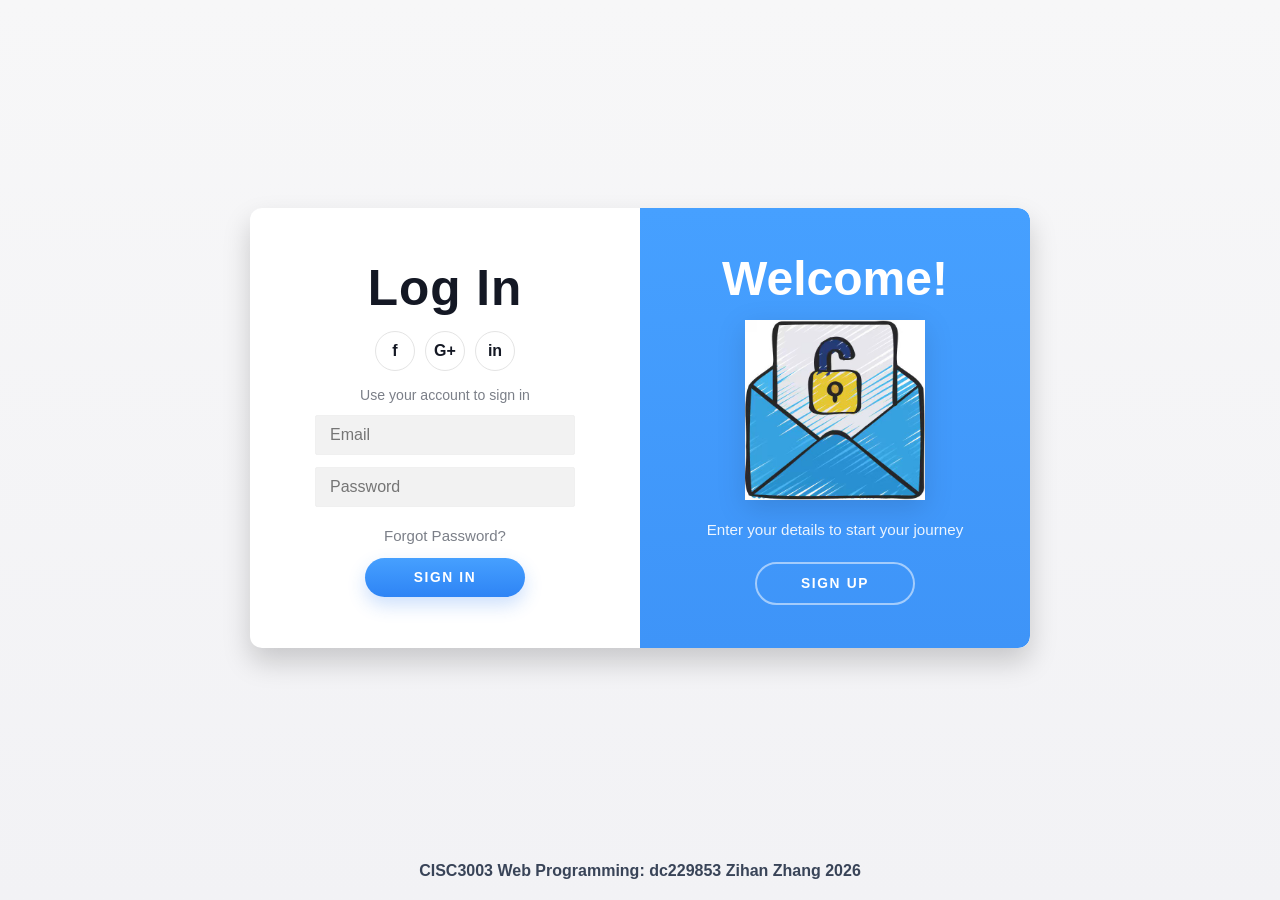
<file: CISC3003-MidTermExam-Paper01-2026APR08/index.html>
<!DOCTYPE html>
<html lang="en">
<head>
  <meta charset="UTF-8">
  <meta http-equiv="X-UA-Compatible" content="IE=edge">
  <meta name="viewport" content="width=device-width, initial-scale=1.0">
  <title>dc229853 Zihan Zhang</title>
  <link rel="stylesheet" href="css/styles.css">
</head>
<body>
  <main class="page-shell">
    <section class="auth-wrapper" aria-labelledby="page-heading">
      <h1 class="sr-only" id="page-heading">CISC3003 sign in and sign up form</h1>
      <div class="auth-card" id="auth-card">
        <div class="form-panel sign-up-panel">
          <form class="auth-form" id="sign-up-form" action="#" method="post" data-success="Registration fields validated successfully.">
            <h2 id="signup-title">Join Us</h2>
            <div class="social-row" role="group" aria-label="Social sign up links">
              <a class="social-link" href="#" aria-label="Register with Facebook">f</a>
              <a class="social-link" href="#" aria-label="Register with Google">G+</a>
              <a class="social-link" href="#" aria-label="Register with LinkedIn">in</a>
            </div>
            <p class="helper-text">Use your email to sign up</p>

            <label class="sr-only" for="signup-name">Full Name</label>
            <input id="signup-name" name="full_name" type="text" placeholder="Full Name" autocomplete="name" required>

            <label class="sr-only" for="signup-email">Email</label>
            <input id="signup-email" name="email" type="email" placeholder="Email" autocomplete="email" required>

            <label class="sr-only" for="signup-password">Create Password</label>
            <input id="signup-password" name="create_password" type="password" placeholder="Create Password" autocomplete="new-password" required>

            <button class="action-button" type="submit">Register</button>
            <p class="form-feedback" aria-live="polite" hidden></p>
          </form>
        </div>

        <div class="form-panel sign-in-panel">
          <form class="auth-form" id="sign-in-form" action="#" method="post" data-success="Login fields validated successfully.">
            <h2 id="signin-title">Log In</h2>
            <div class="social-row" role="group" aria-label="Social sign in links">
              <a class="social-link" href="#" aria-label="Sign in with Facebook">f</a>
              <a class="social-link" href="#" aria-label="Sign in with Google">G+</a>
              <a class="social-link" href="#" aria-label="Sign in with LinkedIn">in</a>
            </div>
            <p class="helper-text">Use your account to sign in</p>

            <label class="sr-only" for="signin-email">Email</label>
            <input id="signin-email" name="email" type="email" placeholder="Email" autocomplete="email" required>

            <label class="sr-only" for="signin-password">Password</label>
            <input id="signin-password" name="password" type="password" placeholder="Password" autocomplete="current-password" required>

            <a class="text-link" href="#">Forgot Password?</a>
            <button class="action-button" type="submit">Sign In</button>
            <p class="form-feedback" aria-live="polite" hidden></p>
          </form>
        </div>

        <div class="overlay-panel-group">
          <div class="overlay-track">
            <section class="overlay-panel overlay-left">
              <div class="overlay-copy">
                <h2>Hello, Again!</h2>
                <img class="panel-art" src="images/register-panel-art.png" alt="Illustration of a user profile for the sign in panel">
                <p>Log in to stay connected with us</p>
                <button class="ghost-button" id="show-sign-in" type="button">Sign In</button>
              </div>
            </section>
            <section class="overlay-panel overlay-right">
              <div class="overlay-copy">
                <h2>Welcome!</h2>
                <img class="panel-art" src="images/login-panel-art.jpg" alt="Illustration of an envelope with a secure message for the sign up panel">
                <p>Enter your details to start your journey</p>
                <button class="ghost-button" id="show-sign-up" type="button">Sign Up</button>
              </div>
            </section>
          </div>
        </div>
      </div>
    </section>
  </main>

  <footer class="site-footer">
    <p>CISC3003 Web Programming: dc229853 Zihan Zhang 2026</p>
  </footer>

  <script src="js/form-toggle.js"></script>
  <script src="js/form-submit.js"></script>
</body>
</html>
</file>
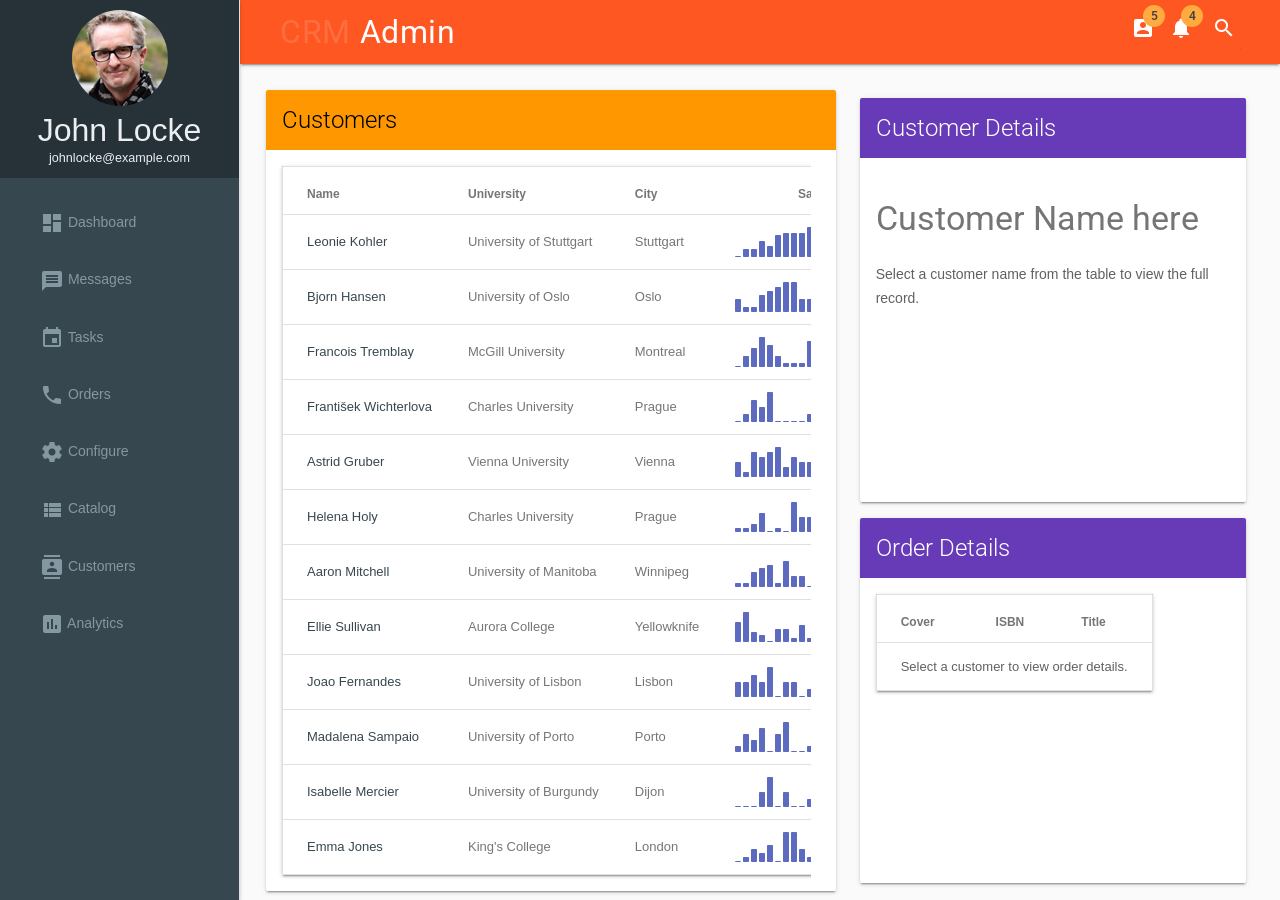
<file: CISC3003-SugEx10-2026APR10/index.html>
<!DOCTYPE html>
<html lang="en">
<head>
    <meta charset="utf-8">
    <title>dc229853 Zihan Zhang</title>
    <meta name="viewport" content="width=device-width, initial-scale=1.0">
    <link href="https://fonts.googleapis.com/css?family=Roboto" rel="stylesheet" type="text/css">
    <link rel="stylesheet" href="https://fonts.googleapis.com/icon?family=Material+Icons">
    <link rel="stylesheet" href="css/material.min.css">
    <link rel="stylesheet" href="css/styles.css">
</head>
<body>
<div class="mdl-layout mdl-js-layout mdl-layout--fixed-drawer mdl-layout--fixed-header">
    <header class="mdl-layout__header">
        <div class="mdl-layout__header-row">
            <h1 class="mdl-layout-title"><span>CRM</span> Admin</h1>
            <div class="mdl-layout-spacer"></div>

            <div class="mdl-textfield mdl-js-textfield mdl-textfield--expandable mdl-textfield--floating-label mdl-textfield--align-right">
                <label id="tt2" class="material-icons mdl-badge mdl-badge--overlap" data-badge="5">account_box</label>
                <div class="mdl-tooltip" data-mdl-for="tt2">Messages</div>

                <label id="tt3" class="material-icons mdl-badge mdl-badge--overlap" data-badge="4">notifications</label>
                <div class="mdl-tooltip" data-mdl-for="tt3">Notifications</div>

                <label class="mdl-button mdl-js-button mdl-button--icon" for="fixed-header-drawer-exp">
                    <i class="material-icons">search</i>
                </label>
                <div class="mdl-textfield__expandable-holder">
                    <input class="mdl-textfield__input" type="text" name="sample" id="fixed-header-drawer-exp">
                </div>
            </div>
        </div>
    </header>

    <div class="mdl-layout__drawer mdl-color--blue-grey-800 mdl-color-text--blue-grey-50">
        <div class="profile">
            <img src="images/profile.jpg" class="avatar" alt="Profile photo">
            <p class="profile-name">John Locke</p>
            <span>johnlocke@example.com</span>
        </div>

        <nav class="mdl-navigation mdl-color-text--blue-grey-300">
            <a class="mdl-navigation__link mdl-color-text--blue-grey-300" href="#"><i class="material-icons" role="presentation">dashboard</i> Dashboard</a>
            <a class="mdl-navigation__link mdl-color-text--blue-grey-300" href="#"><i class="material-icons" role="presentation">message</i> Messages</a>
            <a class="mdl-navigation__link mdl-color-text--blue-grey-300" href="#"><i class="material-icons" role="presentation">event</i> Tasks</a>
            <a class="mdl-navigation__link mdl-color-text--blue-grey-300" href="#"><i class="material-icons" role="presentation">call</i> Orders</a>
            <a class="mdl-navigation__link mdl-color-text--blue-grey-300" href="#"><i class="material-icons" role="presentation">settings</i> Configure</a>
            <a class="mdl-navigation__link mdl-color-text--blue-grey-300" href="#"><i class="material-icons" role="presentation">view_list</i> Catalog</a>
            <a class="mdl-navigation__link mdl-color-text--blue-grey-300" href="#"><i class="material-icons" role="presentation">contacts</i> Customers</a>
            <a class="mdl-navigation__link mdl-color-text--blue-grey-300" href="#"><i class="material-icons" role="presentation">insert_chart</i> Analytics</a>
        </nav>
    </div>

    <main class="mdl-layout__content mdl-color--grey-50">
        <section class="page-content">
            <div class="mdl-grid">
                <div class="mdl-cell mdl-cell--7-col card-lesson mdl-card mdl-shadow--2dp">
                    <div class="mdl-card__title mdl-color--orange">
                        <h2 class="mdl-card__title-text">Customers</h2>
                    </div>
                    <div class="mdl-card__supporting-text">
                        <table class="mdl-data-table mdl-shadow--2dp">
                            <thead>
                                <tr>
                                    <th class="mdl-data-table__cell--non-numeric">Name</th>
                                    <th class="mdl-data-table__cell--non-numeric">University</th>
                                    <th class="mdl-data-table__cell--non-numeric">City</th>
                                    <th>Sales</th>
                                </tr>
                            </thead>
                            <tbody id="customers-table-body"></tbody>
                        </table>
                    </div>
                </div>

                <div class="mdl-grid mdl-cell--5-col">
                    <div class="mdl-cell mdl-cell--12-col card-lesson mdl-card mdl-shadow--2dp">
                        <div class="mdl-card__title mdl-color--deep-purple mdl-color-text--white">
                            <h2 class="mdl-card__title-text">Customer Details</h2>
                        </div>
                        <div class="mdl-card__supporting-text" id="customer-details-card">
                            <h3>Customer Name here</h3>
                            <p class="empty-state">Loading customer information...</p>
                        </div>
                    </div>

                    <div class="mdl-cell mdl-cell--12-col card-lesson mdl-card mdl-shadow--2dp">
                        <div class="mdl-card__title mdl-color--deep-purple mdl-color-text--white">
                            <h2 class="mdl-card__title-text">Order Details</h2>
                        </div>
                        <div class="mdl-card__supporting-text">
                            <table class="mdl-data-table mdl-shadow--2dp">
                                <thead>
                                    <tr>
                                        <th class="mdl-data-table__cell--non-numeric">Cover</th>
                                        <th class="mdl-data-table__cell--non-numeric">ISBN</th>
                                        <th class="mdl-data-table__cell--non-numeric">Title</th>
                                    </tr>
                                </thead>
                                <tbody id="orders-table-body"></tbody>
                            </table>
                        </div>
                    </div>
                </div>
            </div>
        </section>

        <footer class="page-footer">
            <p>CISC3003 Web Programming: dc229853 Zihan Zhang 2026</p>
        </footer>
    </main>
</div>

<script src="https://code.jquery.com/jquery-1.7.2.min.js"></script>
<script src="js/material.min.js"></script>
<script src="js/jquery.sparkline.2.1.2.js"></script>
<script src="js/static-sugex10.js"></script>
</body>
</html>
</file>
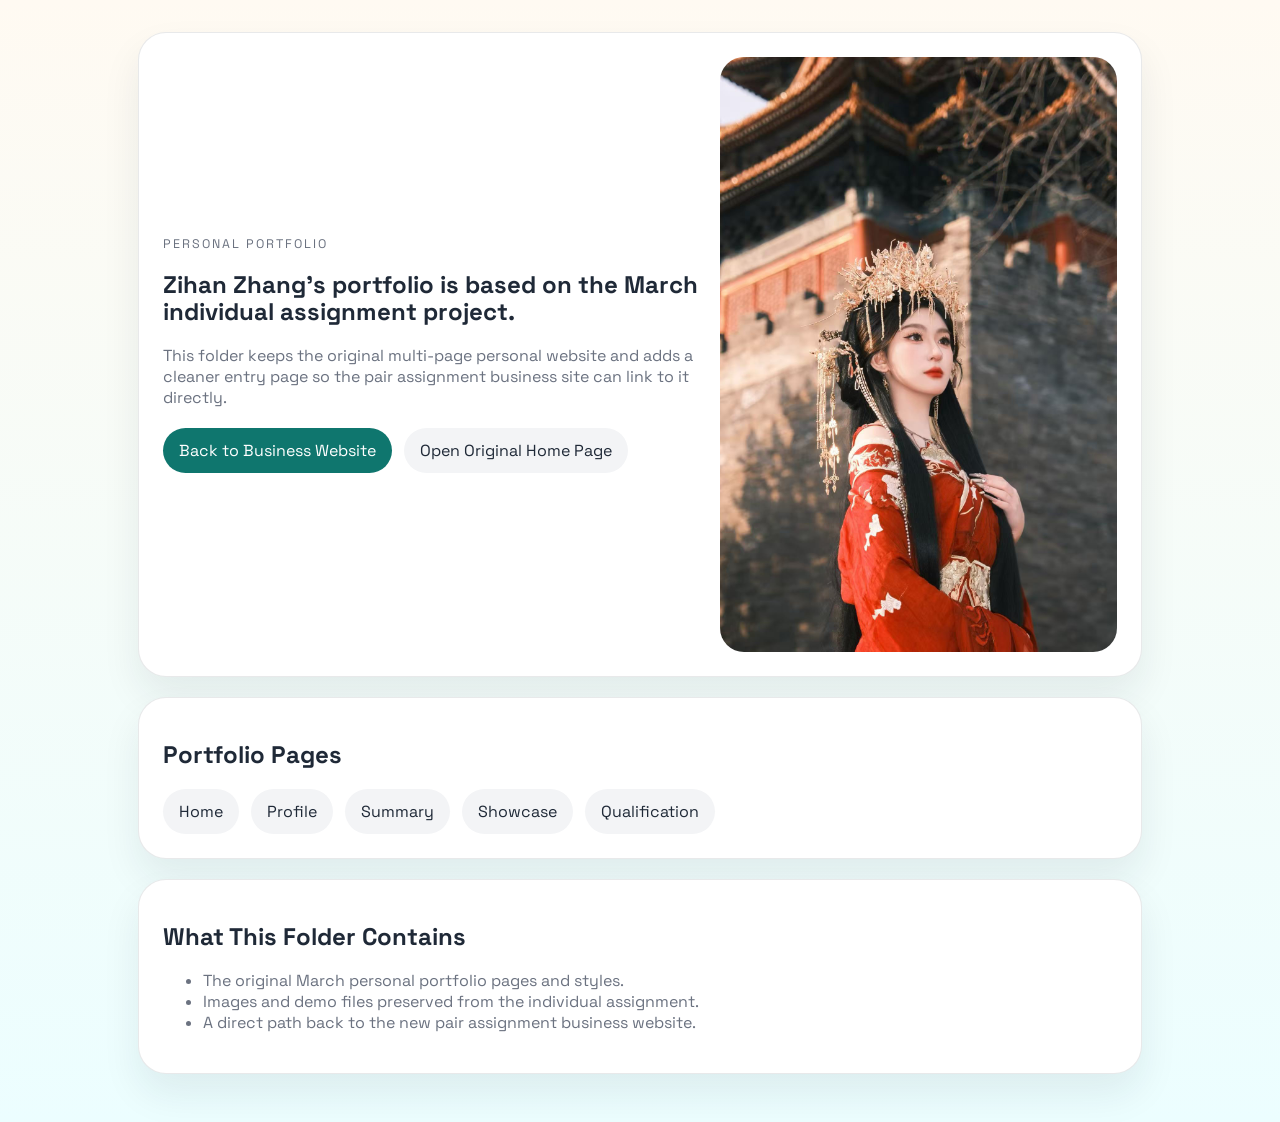
<file: CISC3003-PairAssgn-2026APR02/portfolio-zihan/index.html>
<!DOCTYPE html>
<html lang="en">
  <head>
    <meta charset="UTF-8">
    <meta name="viewport" content="width=device-width, initial-scale=1.0">
    <title>Zihan Zhang Portfolio Gateway</title>
    <link rel="preconnect" href="https://fonts.googleapis.com">
    <link rel="preconnect" href="https://fonts.gstatic.com" crossorigin>
    <link href="https://fonts.googleapis.com/css2?family=Space+Grotesk:wght@400;500;600;700&display=swap" rel="stylesheet">
    <link rel="stylesheet" href="landing.css">
  </head>
  <body>
    <main>
      <section class="hero">
        <div>
          <p class="eyebrow">Personal Portfolio</p>
          <h1>Zihan Zhang's portfolio is based on the March individual assignment project.</h1>
          <p>
            This folder keeps the original multi-page personal website and adds a cleaner entry page
            so the pair assignment business site can link to it directly.
          </p>
          <div class="actions">
            <a href="../cisc3003-PairAssgn.html">Back to Business Website</a>
            <a class="secondary" href="cisc3003-IndAssgn-home.html">Open Original Home Page</a>
          </div>
        </div>
        <img src="images/photo-1.jpg" alt="Portrait of Zihan Zhang">
      </section>

      <section class="card">
        <h2>Portfolio Pages</h2>
        <div class="grid">
          <a href="cisc3003-IndAssgn-home.html">Home</a>
          <a href="cisc3003-IndAssgn-profile.html">Profile</a>
          <a href="cisc3003-IndAssgn-summary.html">Summary</a>
          <a href="cisc3003-IndAssgn-showcase.html">Showcase</a>
          <a href="cisc3003-IndAssgn-qualification.html">Qualification</a>
        </div>
      </section>

      <section class="card">
        <h2>What This Folder Contains</h2>
        <ul>
          <li>The original March personal portfolio pages and styles.</li>
          <li>Images and demo files preserved from the individual assignment.</li>
          <li>A direct path back to the new pair assignment business website.</li>
        </ul>
      </section>
    </main>
  </body>
</html>
</file>
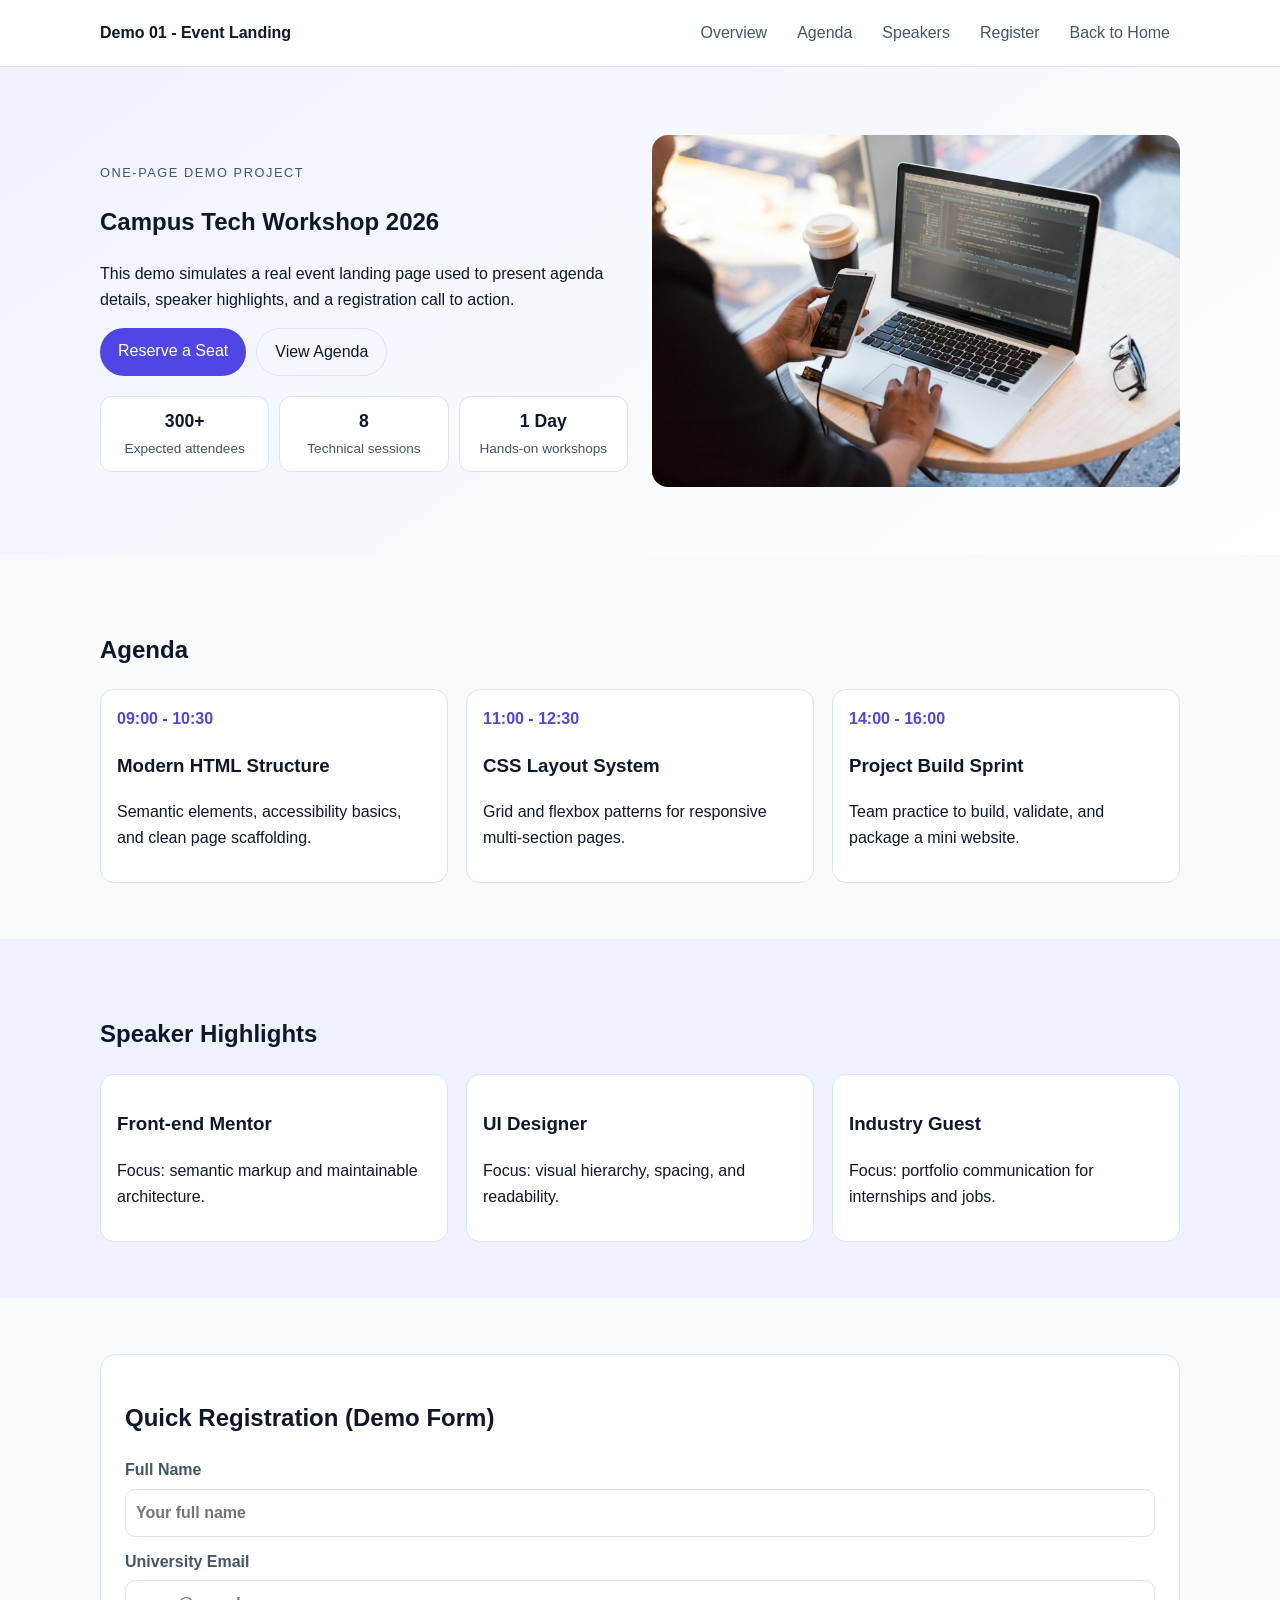
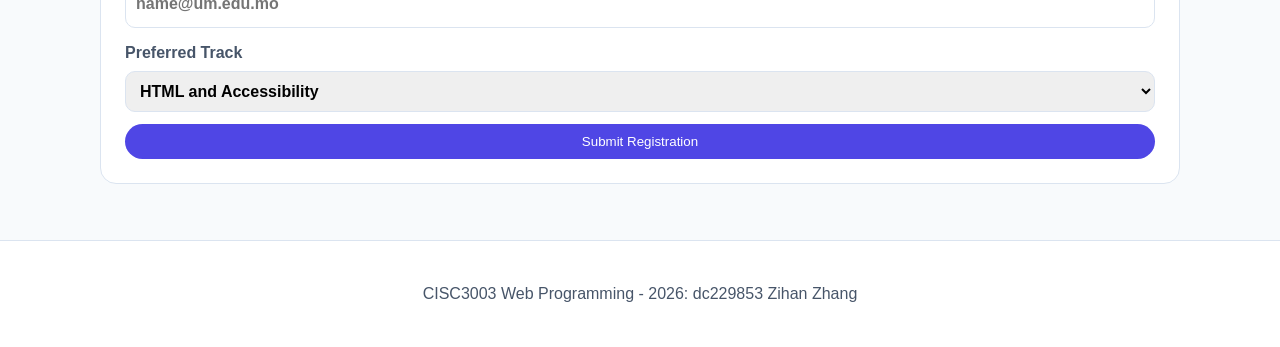
<file: CISC3003-IndAssgn-2026MAR01/cisc3003-IndAssgn-demo01.html>
<!DOCTYPE html>
<html lang="en">
  <head>
    <meta charset="utf-8">
    <meta name="viewport" content="width=device-width, initial-scale=1">
    <title>CISC3003 Demo 01 - Tech Workshop Landing</title>
    <link rel="stylesheet" href="css/cisc3003-IndAssgn-demo01.css">
  </head>
  <body>
    <!-- Documentation: Demo 01 is a concrete one-page event landing demo. -->
    <header class="topbar">
      <div class="container topbar-inner">
        <p class="brand">Demo 01 - Event Landing</p>
        <nav aria-label="Demo 01 navigation">
          <a href="#overview">Overview</a>
          <a href="#agenda">Agenda</a>
          <a href="#speakers">Speakers</a>
          <a href="#register">Register</a>
          <a href="cisc3003-IndAssgn-home.html">Back to Home</a>
        </nav>
      </div>
    </header>

    <main>
      <section id="overview" class="hero">
        <div class="container hero-grid">
          <div>
            <p class="label">One-Page Demo Project</p>
            <h1>Campus Tech Workshop 2026</h1>
            <p>
              This demo simulates a real event landing page used to present agenda details,
              speaker highlights, and a registration call to action.
            </p>
            <div class="hero-actions">
              <a class="btn primary" href="#register">Reserve a Seat</a>
              <a class="btn ghost" href="#agenda">View Agenda</a>
            </div>
            <ul class="stats">
              <li><strong>300+</strong><span>Expected attendees</span></li>
              <li><strong>8</strong><span>Technical sessions</span></li>
              <li><strong>1 Day</strong><span>Hands-on workshops</span></li>
            </ul>
          </div>
          <img src="images/demo01-hero.jpg" alt="Workshop event preview">
        </div>
      </section>

      <section id="agenda" class="section">
        <div class="container">
          <h2>Agenda</h2>
          <div class="grid three">
            <article class="card">
              <p class="time">09:00 - 10:30</p>
              <h3>Modern HTML Structure</h3>
              <p>Semantic elements, accessibility basics, and clean page scaffolding.</p>
            </article>
            <article class="card">
              <p class="time">11:00 - 12:30</p>
              <h3>CSS Layout System</h3>
              <p>Grid and flexbox patterns for responsive multi-section pages.</p>
            </article>
            <article class="card">
              <p class="time">14:00 - 16:00</p>
              <h3>Project Build Sprint</h3>
              <p>Team practice to build, validate, and package a mini website.</p>
            </article>
          </div>
        </div>
      </section>

      <section id="speakers" class="section alt">
        <div class="container">
          <h2>Speaker Highlights</h2>
          <div class="grid three">
            <article class="card">
              <h3>Front-end Mentor</h3>
              <p>Focus: semantic markup and maintainable architecture.</p>
            </article>
            <article class="card">
              <h3>UI Designer</h3>
              <p>Focus: visual hierarchy, spacing, and readability.</p>
            </article>
            <article class="card">
              <h3>Industry Guest</h3>
              <p>Focus: portfolio communication for internships and jobs.</p>
            </article>
          </div>
        </div>
      </section>

      <section id="register" class="section">
        <div class="container register-card">
          <h2>Quick Registration (Demo Form)</h2>
          <form class="register-form">
            <label>
              Full Name
              <input type="text" name="fullname" placeholder="Your full name">
            </label>
            <label>
              University Email
              <input type="email" name="email" placeholder="name@um.edu.mo">
            </label>
            <label>
              Preferred Track
              <select name="track">
                <option>HTML and Accessibility</option>
                <option>CSS and Responsive Design</option>
                <option>Project Build Sprint</option>
              </select>
            </label>
            <button type="button" class="btn primary">Submit Registration</button>
          </form>
        </div>
      </section>
    </main>

    <footer>
      <div class="container">
        <p>CISC3003 Web Programming - 2026: dc229853 Zihan Zhang</p>
      </div>
    </footer>
  </body>
</html>
</file>
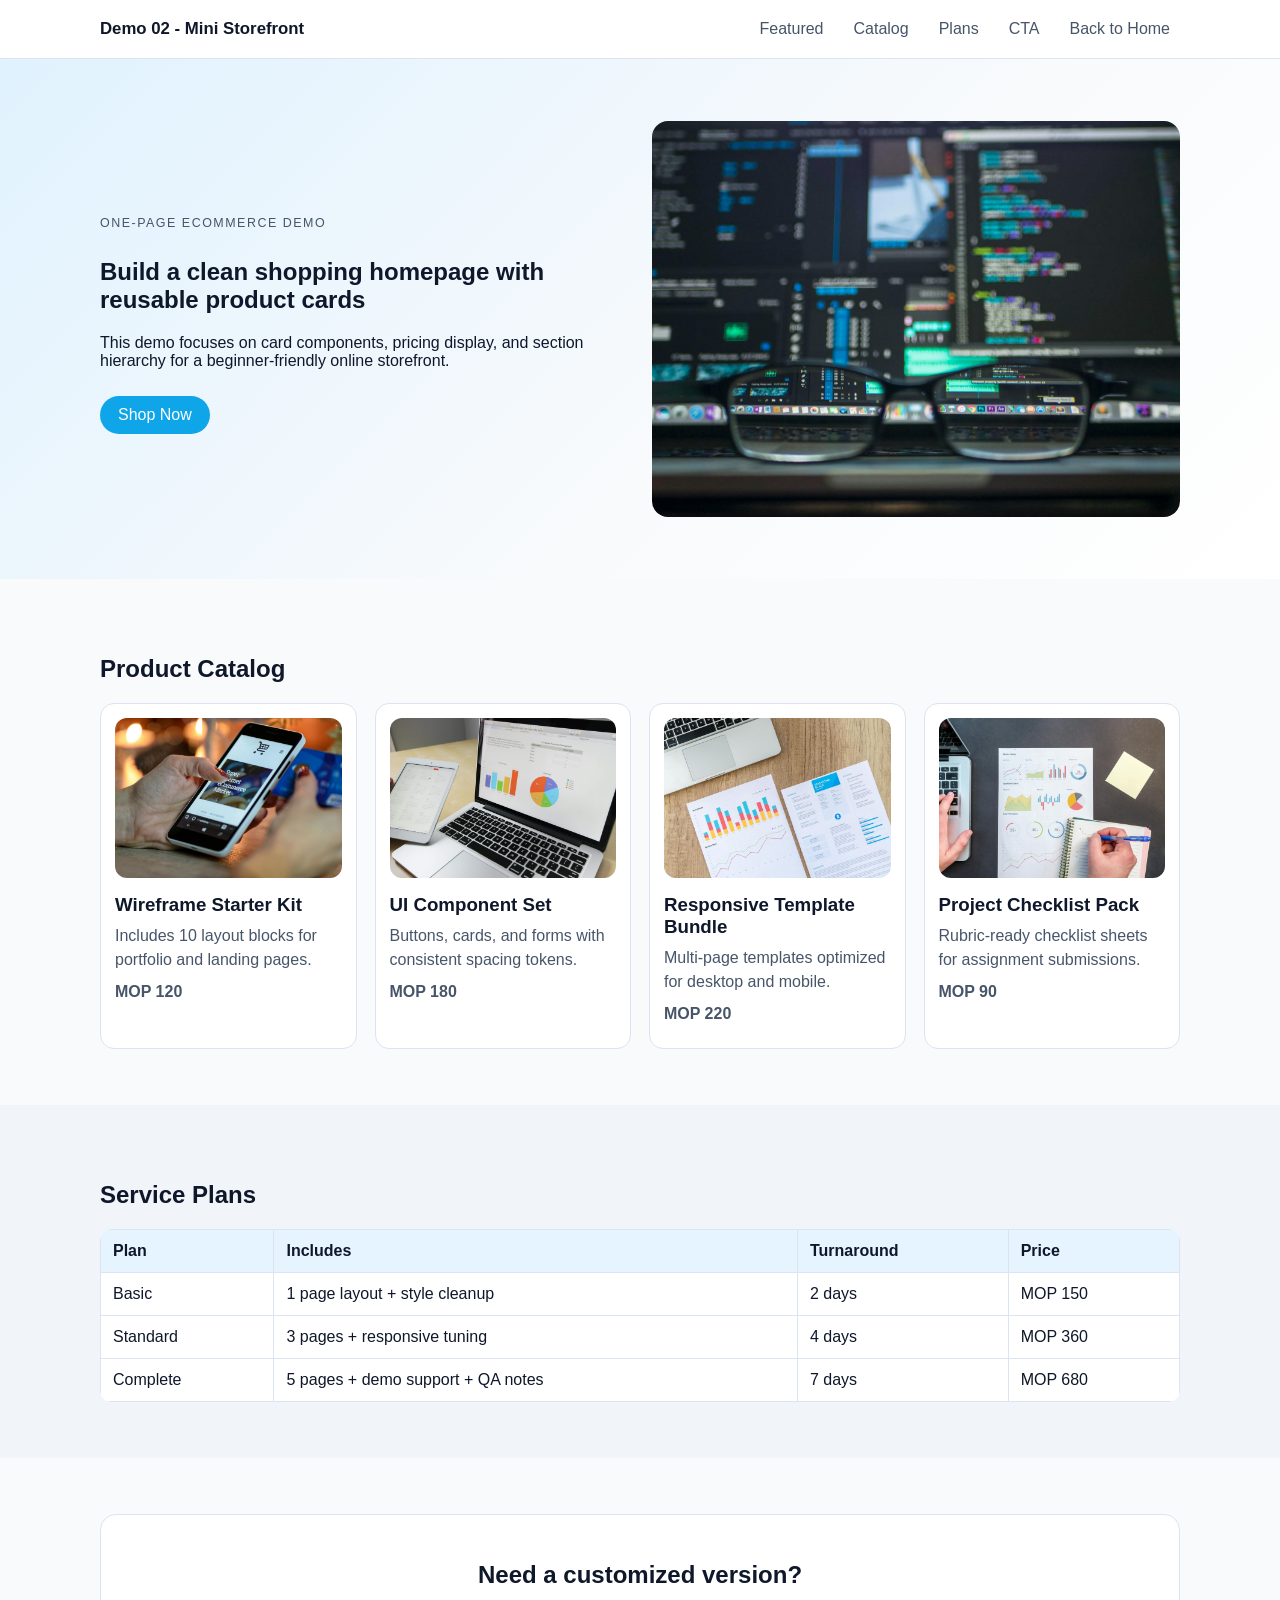
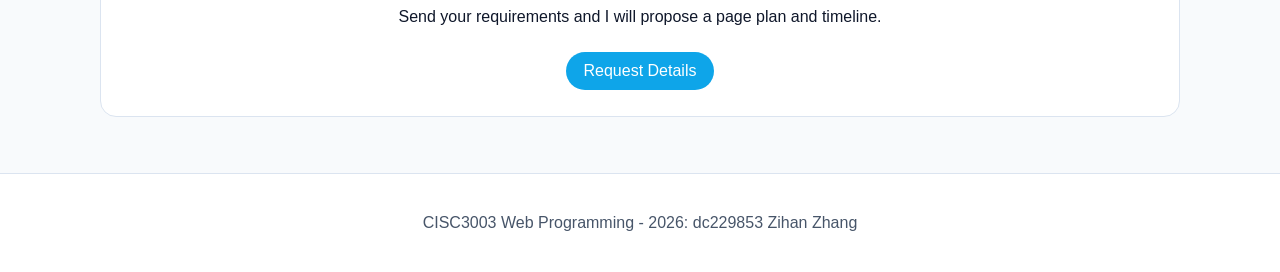
<file: CISC3003-IndAssgn-2026MAR01/cisc3003-IndAssgn-demo02.html>
<!DOCTYPE html>
<html lang="en">
  <head>
    <meta charset="utf-8">
    <meta name="viewport" content="width=device-width, initial-scale=1">
    <title>CISC3003 Demo 02 - Mini Storefront</title>
    <link rel="stylesheet" href="css/cisc3003-IndAssgn-demo02.css">
  </head>
  <body>
    <!-- Documentation: Demo 02 is a concrete mini-store homepage demo. -->
    <header class="topbar">
      <div class="container topbar-inner">
        <h1>Demo 02 - Mini Storefront</h1>
        <nav aria-label="Demo 02 navigation">
          <a href="#featured">Featured</a>
          <a href="#catalog">Catalog</a>
          <a href="#plans">Plans</a>
          <a href="#cta">CTA</a>
          <a href="cisc3003-IndAssgn-home.html">Back to Home</a>
        </nav>
      </div>
    </header>

    <main>
      <section id="featured" class="hero">
        <div class="container hero-wrap">
          <div>
            <p class="badge">One-Page Ecommerce Demo</p>
            <h2>Build a clean shopping homepage with reusable product cards</h2>
            <p>
              This demo focuses on card components, pricing display, and section hierarchy
              for a beginner-friendly online storefront.
            </p>
            <a class="btn" href="#catalog">Shop Now</a>
          </div>
          <img src="images/demo02-hero.jpg" alt="Storefront hero banner">
        </div>
      </section>

      <section id="catalog" class="section">
        <div class="container">
          <h2>Product Catalog</h2>
          <div class="grid products">
            <article class="card">
              <img src="images/demo02-product1.jpg" alt="Portfolio wireframe kit">
              <h3>Wireframe Starter Kit</h3>
              <p>Includes 10 layout blocks for portfolio and landing pages.</p>
              <p class="price">MOP 120</p>
            </article>
            <article class="card">
              <img src="images/demo02-product2.jpg" alt="UI component set">
              <h3>UI Component Set</h3>
              <p>Buttons, cards, and forms with consistent spacing tokens.</p>
              <p class="price">MOP 180</p>
            </article>
            <article class="card">
              <img src="images/demo02-product3.jpg" alt="Responsive template bundle">
              <h3>Responsive Template Bundle</h3>
              <p>Multi-page templates optimized for desktop and mobile.</p>
              <p class="price">MOP 220</p>
            </article>
            <article class="card">
              <img src="images/demo02-product4.jpg" alt="Project checklist package">
              <h3>Project Checklist Pack</h3>
              <p>Rubric-ready checklist sheets for assignment submissions.</p>
              <p class="price">MOP 90</p>
            </article>
          </div>
        </div>
      </section>

      <section id="plans" class="section alt">
        <div class="container">
          <h2>Service Plans</h2>
          <table class="plan-table">
            <thead>
              <tr>
                <th>Plan</th>
                <th>Includes</th>
                <th>Turnaround</th>
                <th>Price</th>
              </tr>
            </thead>
            <tbody>
              <tr>
                <td>Basic</td>
                <td>1 page layout + style cleanup</td>
                <td>2 days</td>
                <td>MOP 150</td>
              </tr>
              <tr>
                <td>Standard</td>
                <td>3 pages + responsive tuning</td>
                <td>4 days</td>
                <td>MOP 360</td>
              </tr>
              <tr>
                <td>Complete</td>
                <td>5 pages + demo support + QA notes</td>
                <td>7 days</td>
                <td>MOP 680</td>
              </tr>
            </tbody>
          </table>
        </div>
      </section>

      <section id="cta" class="section">
        <div class="container cta-card">
          <h2>Need a customized version?</h2>
          <p>Send your requirements and I will propose a page plan and timeline.</p>
          <a class="btn" href="mailto:dc22985@umac.mo">Request Details</a>
        </div>
      </section>
    </main>

    <footer>
      <div class="container">
        <p>CISC3003 Web Programming - 2026: dc229853 Zihan Zhang</p>
      </div>
    </footer>
  </body>
</html>
</file>
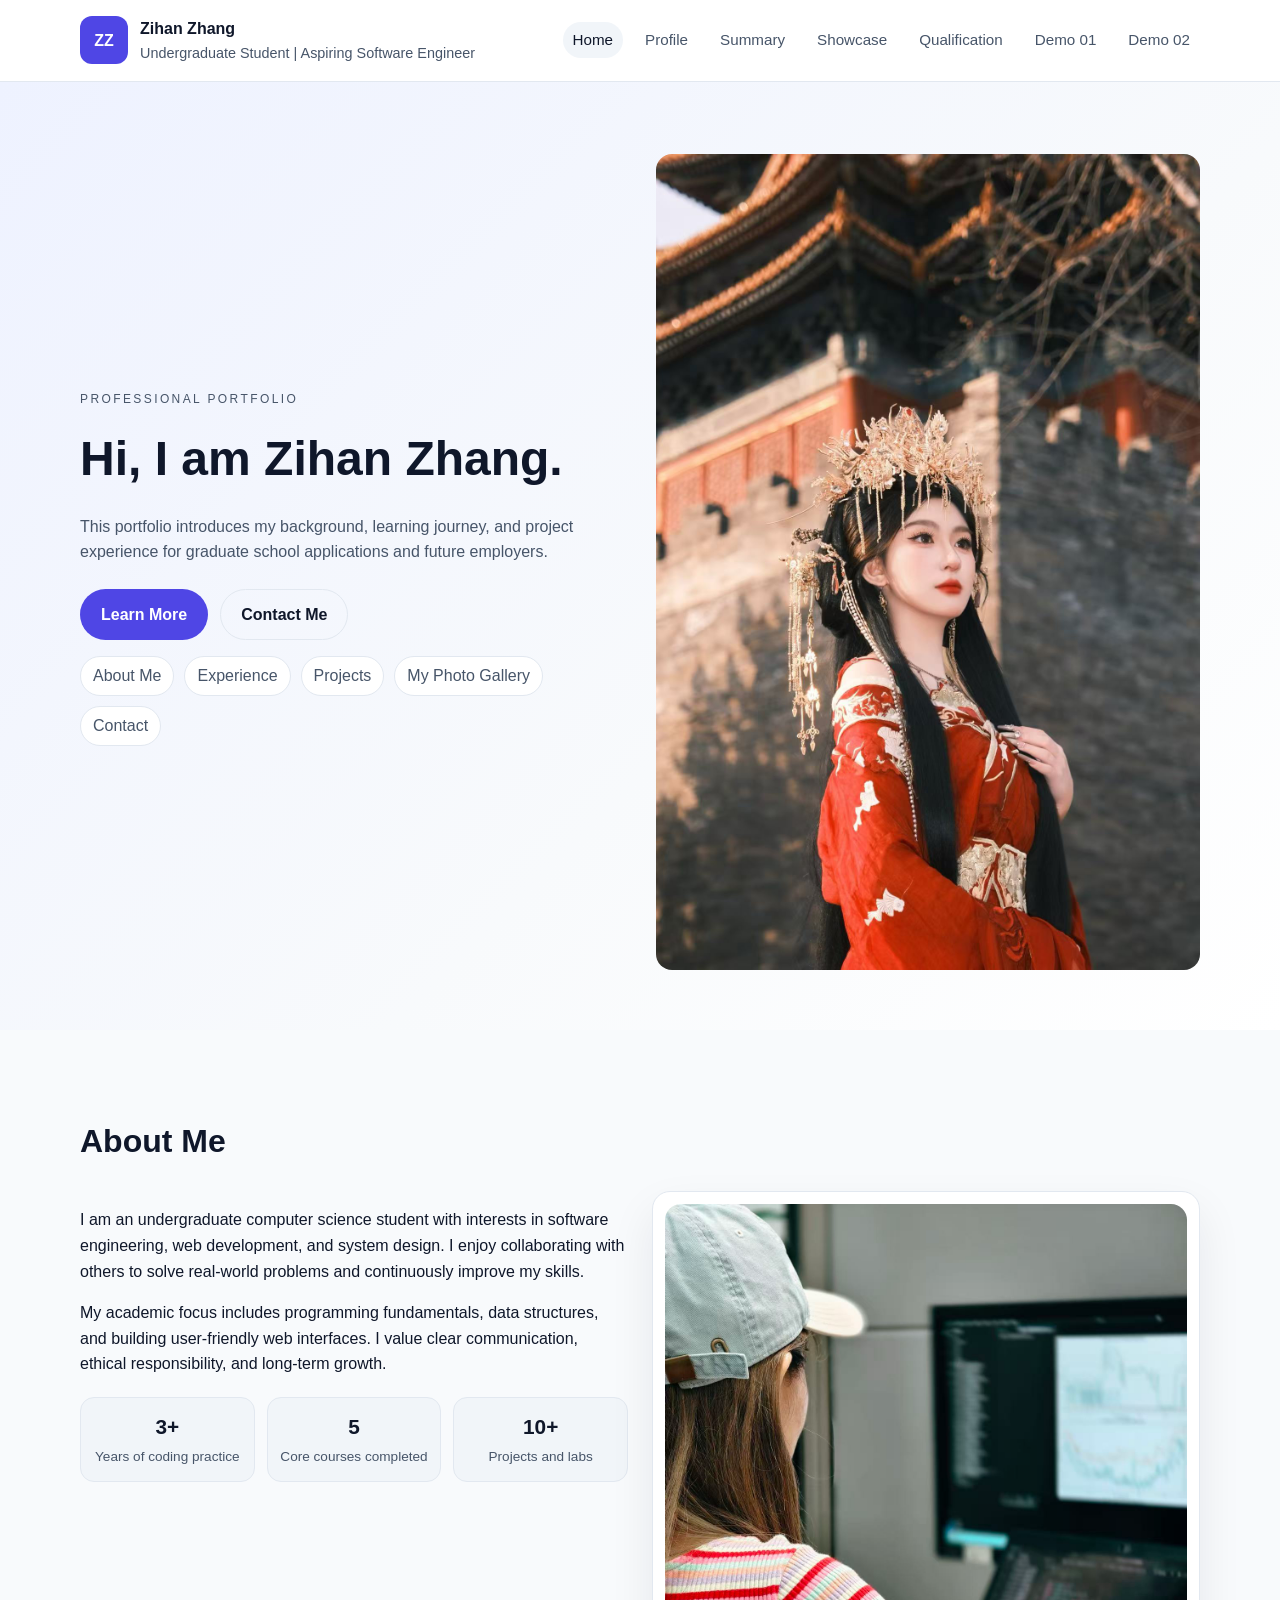
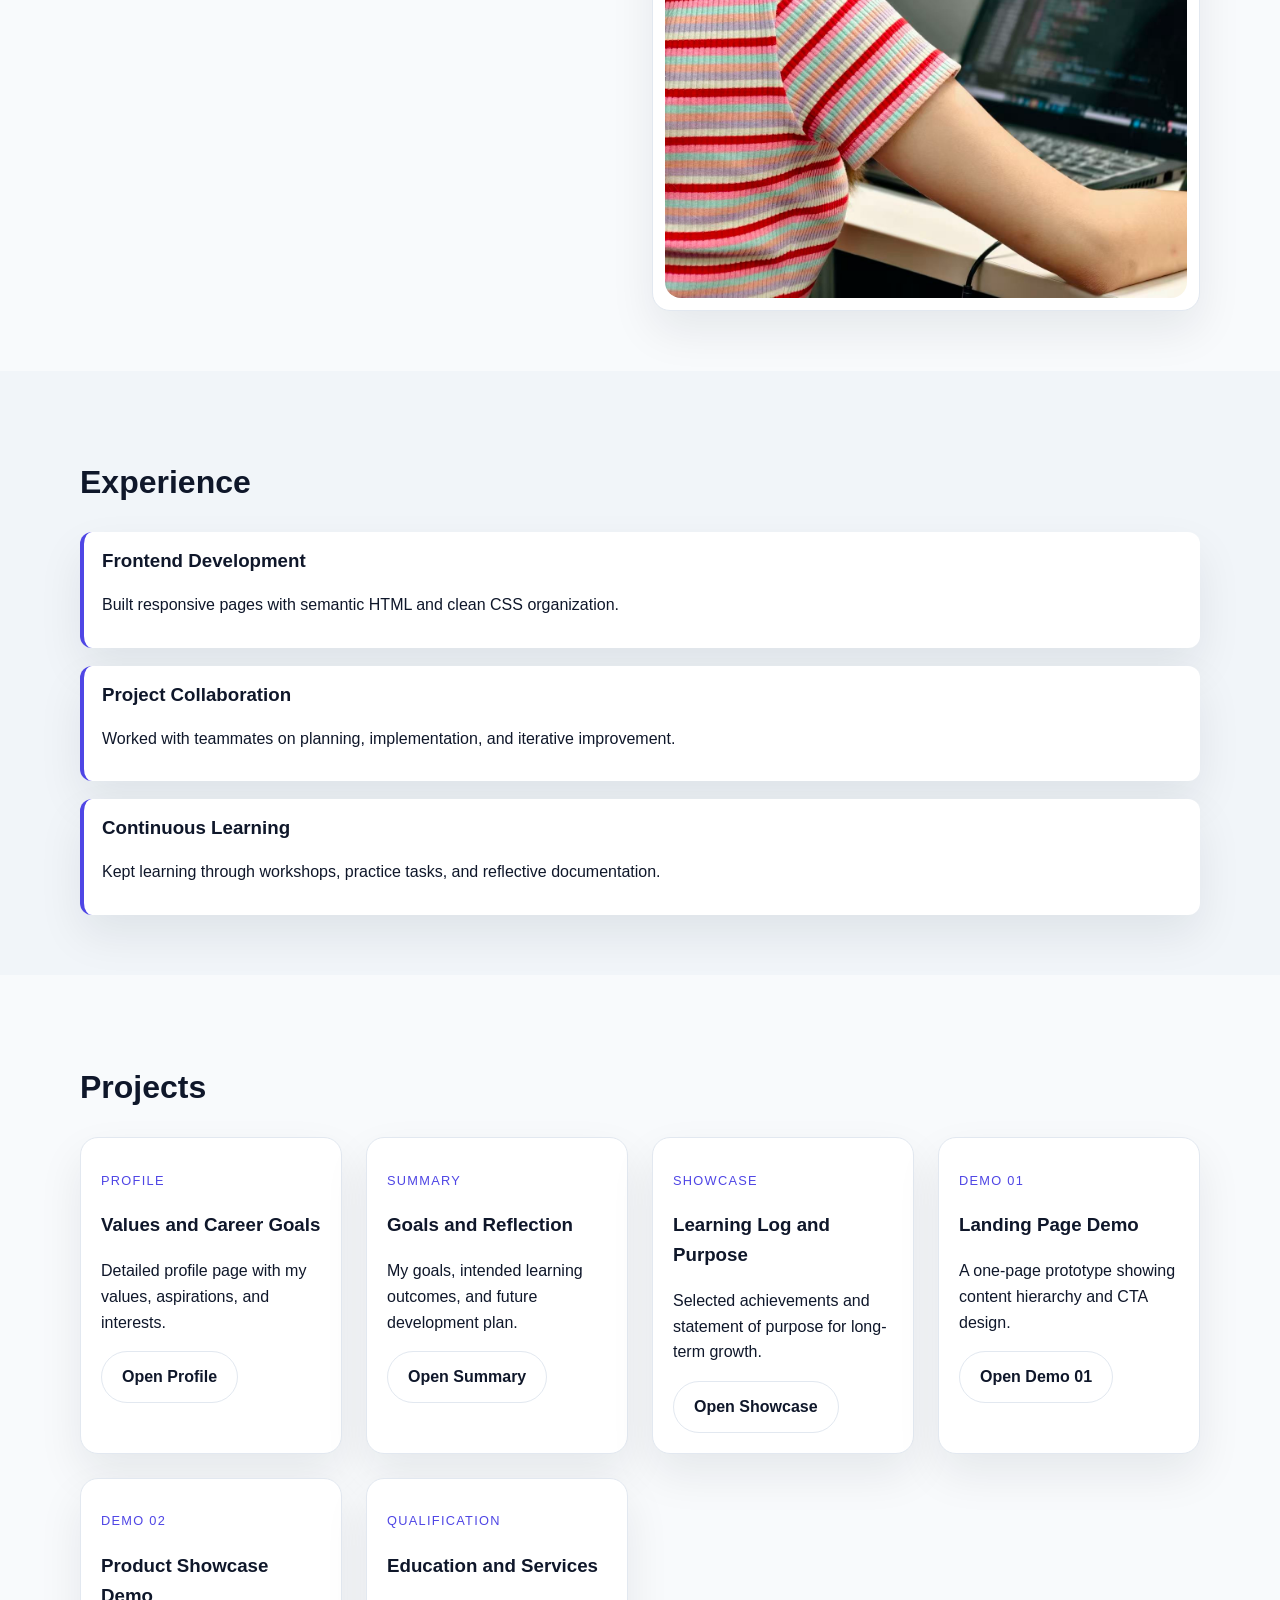
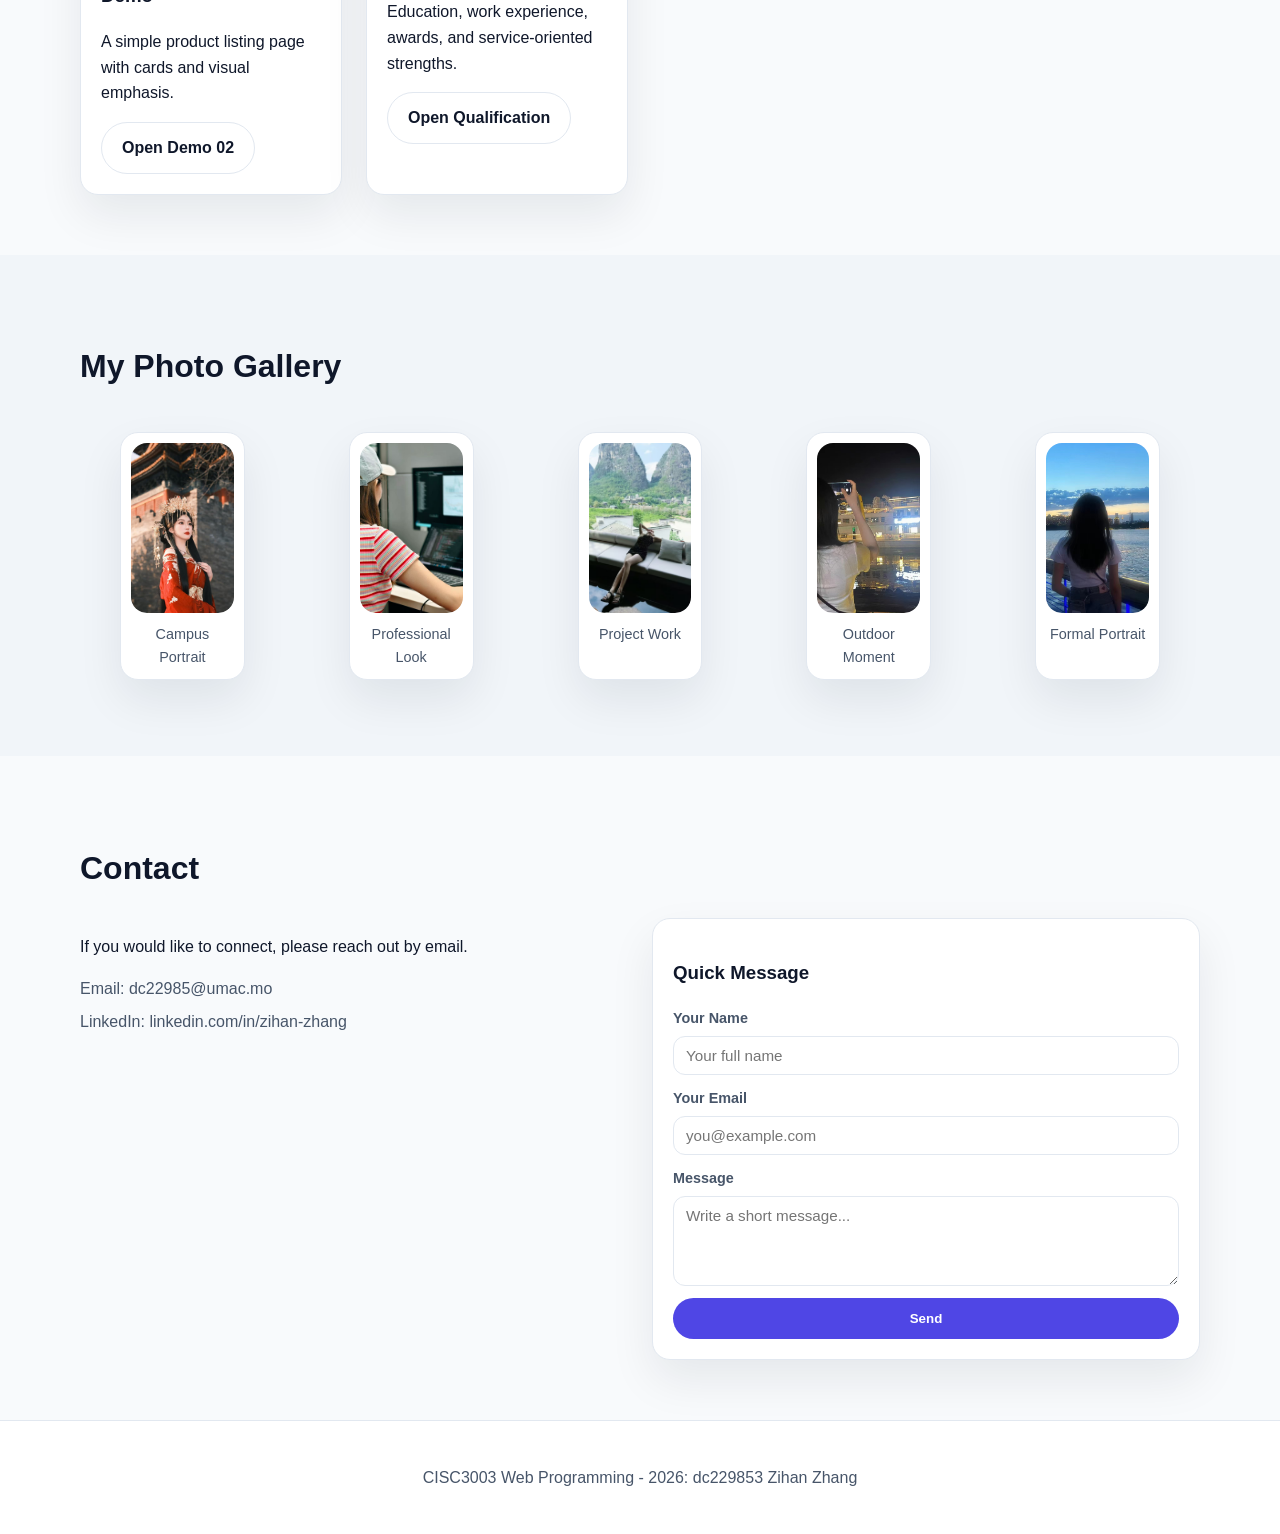
<file: CISC3003-IndAssgn-2026MAR01/cisc3003-IndAssgn-home.html>
<!DOCTYPE html>

<html lang="en">
<head>
<meta charset="utf-8"/>
<meta content="width=device-width, initial-scale=1" name="viewport"/>
<title>My Personal Website - Home</title>
<link href="css/cisc3003-IndAssgn-home.css" rel="stylesheet"/>
</head>
<body>
<!-- Documentation: Home page for the individual assignment with required sections and gallery. -->
<header class="site-header">
<div class="container header-wrap">
<div class="brand">
<div class="logo">ZZ</div>
<div class="brand-text">
<p class="name">Zihan Zhang</p>
<p class="role">Undergraduate Student | Aspiring Software Engineer</p>
</div>
</div>
<nav aria-label="Primary" class="site-nav">
<a class="active" href="cisc3003-IndAssgn-home.html">Home</a>
<a href="cisc3003-IndAssgn-profile.html">Profile</a>
<a href="cisc3003-IndAssgn-summary.html">Summary</a>
<a href="cisc3003-IndAssgn-showcase.html">Showcase</a>
<a href="cisc3003-IndAssgn-qualification.html">Qualification</a>

<a href="cisc3003-IndAssgn-demo01.html">Demo 01</a>
<a href="cisc3003-IndAssgn-demo02.html">Demo 02</a></nav>
</div>
</header>
<main>
<section class="hero" id="home">
<div class="container hero-grid">
<div class="hero-text">
<p class="eyebrow">Professional Portfolio</p>
<h1>Hi, I am Zihan Zhang.</h1>
<p class="lead">
              This portfolio introduces my background, learning journey, and project experience for
              graduate school applications and future employers.
            </p>
<div class="hero-actions">
<a class="btn primary" href="#about">Learn More</a>
<a class="btn ghost" href="#contact">Contact Me</a>
</div>
<nav aria-label="On this page" class="page-nav">
<a href="#about">About Me</a>
<a href="#experience">Experience</a>
<a href="#projects">Projects</a>
<a href="#gallery">My Photo Gallery</a>
<a href="#contact">Contact</a>
</nav>
</div>
<div class="hero-photo">
<img alt="Portrait of Zihan Zhang" src="images/photo-1.jpg"/>
</div>
</div>
</section>
<section class="section" id="about">
<div class="container">
<h2>About Me</h2>
<div class="grid two">
<div>
<p>
                I am an undergraduate computer science student with interests in software engineering,
                web development, and system design. I enjoy collaborating with others to solve real-world
                problems and continuously improve my skills.
              </p>
<p>
                My academic focus includes programming fundamentals, data structures, and building
                user-friendly web interfaces. I value clear communication, ethical responsibility,
                and long-term growth.
              </p>
<div class="stats">
<div class="stat">
<strong>3+</strong>
<span>Years of coding practice</span>
</div>
<div class="stat">
<strong>5</strong>
<span>Core courses completed</span>
</div>
<div class="stat">
<strong>10+</strong>
<span>Projects and labs</span>
</div>
</div>
</div>
<div class="card photo-card">
<img alt="Zihan Zhang in a professional setting" src="images/photo-2.jpg"/>
</div>
</div>
</div>
</section>
<section class="section alt" id="experience">
<div class="container">
<h2>Experience</h2>
<div class="timeline">
<div class="timeline-item">
<h3>Frontend Development</h3>
<p>Built responsive pages with semantic HTML and clean CSS organization.</p>
</div>
<div class="timeline-item">
<h3>Project Collaboration</h3>
<p>Worked with teammates on planning, implementation, and iterative improvement.</p>
</div>
<div class="timeline-item">
<h3>Continuous Learning</h3>
<p>Kept learning through workshops, practice tasks, and reflective documentation.</p>
</div>
</div>
</div>
</section>
<section class="section" id="projects">
<div class="container">
<h2>Projects</h2>
<div class="grid three">
<article class="card">
<p class="tag">Profile</p>
<h3>Values and Career Goals</h3>
<p>Detailed profile page with my values, aspirations, and interests.</p>
<a class="btn ghost" href="cisc3003-IndAssgn-profile.html">Open Profile</a>
</article>
<article class="card">
<p class="tag">Summary</p>
<h3>Goals and Reflection</h3>
<p>My goals, intended learning outcomes, and future development plan.</p>
<a class="btn ghost" href="cisc3003-IndAssgn-summary.html">Open Summary</a>
</article>
<article class="card">
<p class="tag">Showcase</p>
<h3>Learning Log and Purpose</h3>
<p>Selected achievements and statement of purpose for long-term growth.</p>
<a class="btn ghost" href="cisc3003-IndAssgn-showcase.html">Open Showcase</a>
</article>
<article class="card">
<p class="tag">Demo 01</p>
<h3>Landing Page Demo</h3>
<p>A one-page prototype showing content hierarchy and CTA design.</p>
<a class="btn ghost" href="cisc3003-IndAssgn-demo01.html">Open Demo 01</a>
</article>
<article class="card">
<p class="tag">Demo 02</p>
<h3>Product Showcase Demo</h3>
<p>A simple product listing page with cards and visual emphasis.</p>
<a class="btn ghost" href="cisc3003-IndAssgn-demo02.html">Open Demo 02</a>
</article>
<article class="card">
<p class="tag">Qualification</p>
<h3>Education and Services</h3>
<p>Education, work experience, awards, and service-oriented strengths.</p>
<a class="btn ghost" href="cisc3003-IndAssgn-qualification.html">Open Qualification</a>
</article>
</div>
</div>
</section>
<section class="section alt" id="gallery">
<div class="container">
<h2>My Photo Gallery</h2>
<div class="grid five gallery-grid">
<figure class="card gallery-item">
<img alt="Gallery photo 1" src="images/photo-1.jpg"/>
<figcaption>Campus Portrait</figcaption>
</figure>
<figure class="card gallery-item">
<img alt="Gallery photo 2" src="images/photo-2.jpg"/>
<figcaption>Professional Look</figcaption>
</figure>
<figure class="card gallery-item">
<img alt="Gallery photo 3" src="images/photo-3.jpg"/>
<figcaption>Project Work</figcaption>
</figure>
<figure class="card gallery-item">
<img alt="Gallery photo 4" src="images/photo-4.jpg"/>
<figcaption>Outdoor Moment</figcaption>
</figure>
<figure class="card gallery-item">
<img alt="Gallery photo 5" src="images/photo-5.jpg"/>
<figcaption>Formal Portrait</figcaption>
</figure>
</div>
</div>
</section>
<section class="section" id="contact">
<div class="container">
<h2>Contact</h2>
<div class="grid two">
<div>
<p>If you would like to connect, please reach out by email.</p>
<ul class="contact-list">
<li>Email: dc22985@umac.mo</li>
<li>LinkedIn: linkedin.com/in/zihan-zhang</li>
</ul>
</div>
<div class="card">
<h3>Quick Message</h3>
<form>
<label>
                  Your Name
                  <input name="name" placeholder="Your full name" type="text"/>
</label>
<label>
                  Your Email
                  <input name="email" placeholder="you@example.com" type="email"/>
</label>
<label>
                  Message
                  <textarea name="message" placeholder="Write a short message..." rows="4"></textarea>
</label>
<button class="btn primary" type="button">Send</button>
</form>
</div>
</div>
</div>
</section>
</main>
<footer class="site-footer">
<div class="container">
<p>CISC3003 Web Programming - 2026: dc229853 Zihan Zhang</p>
</div>
</footer>
</body>
</html>
</file>
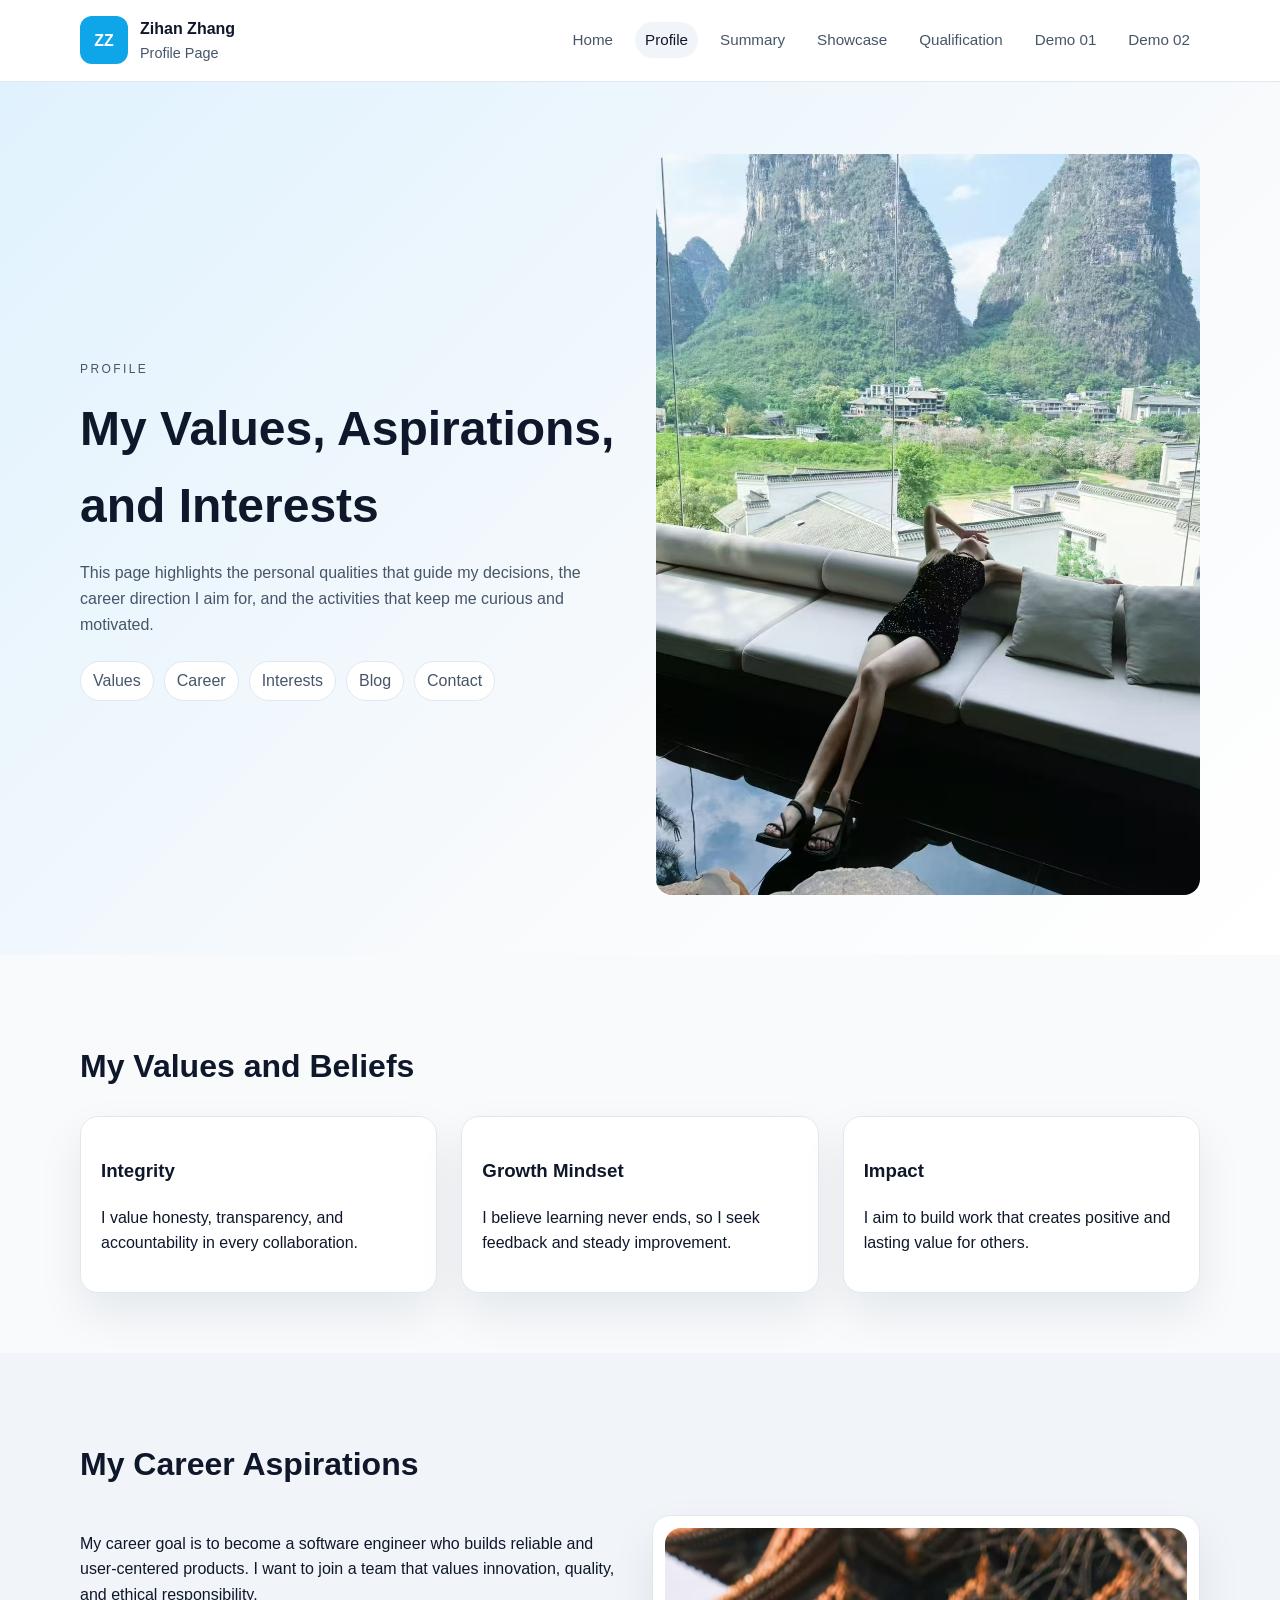
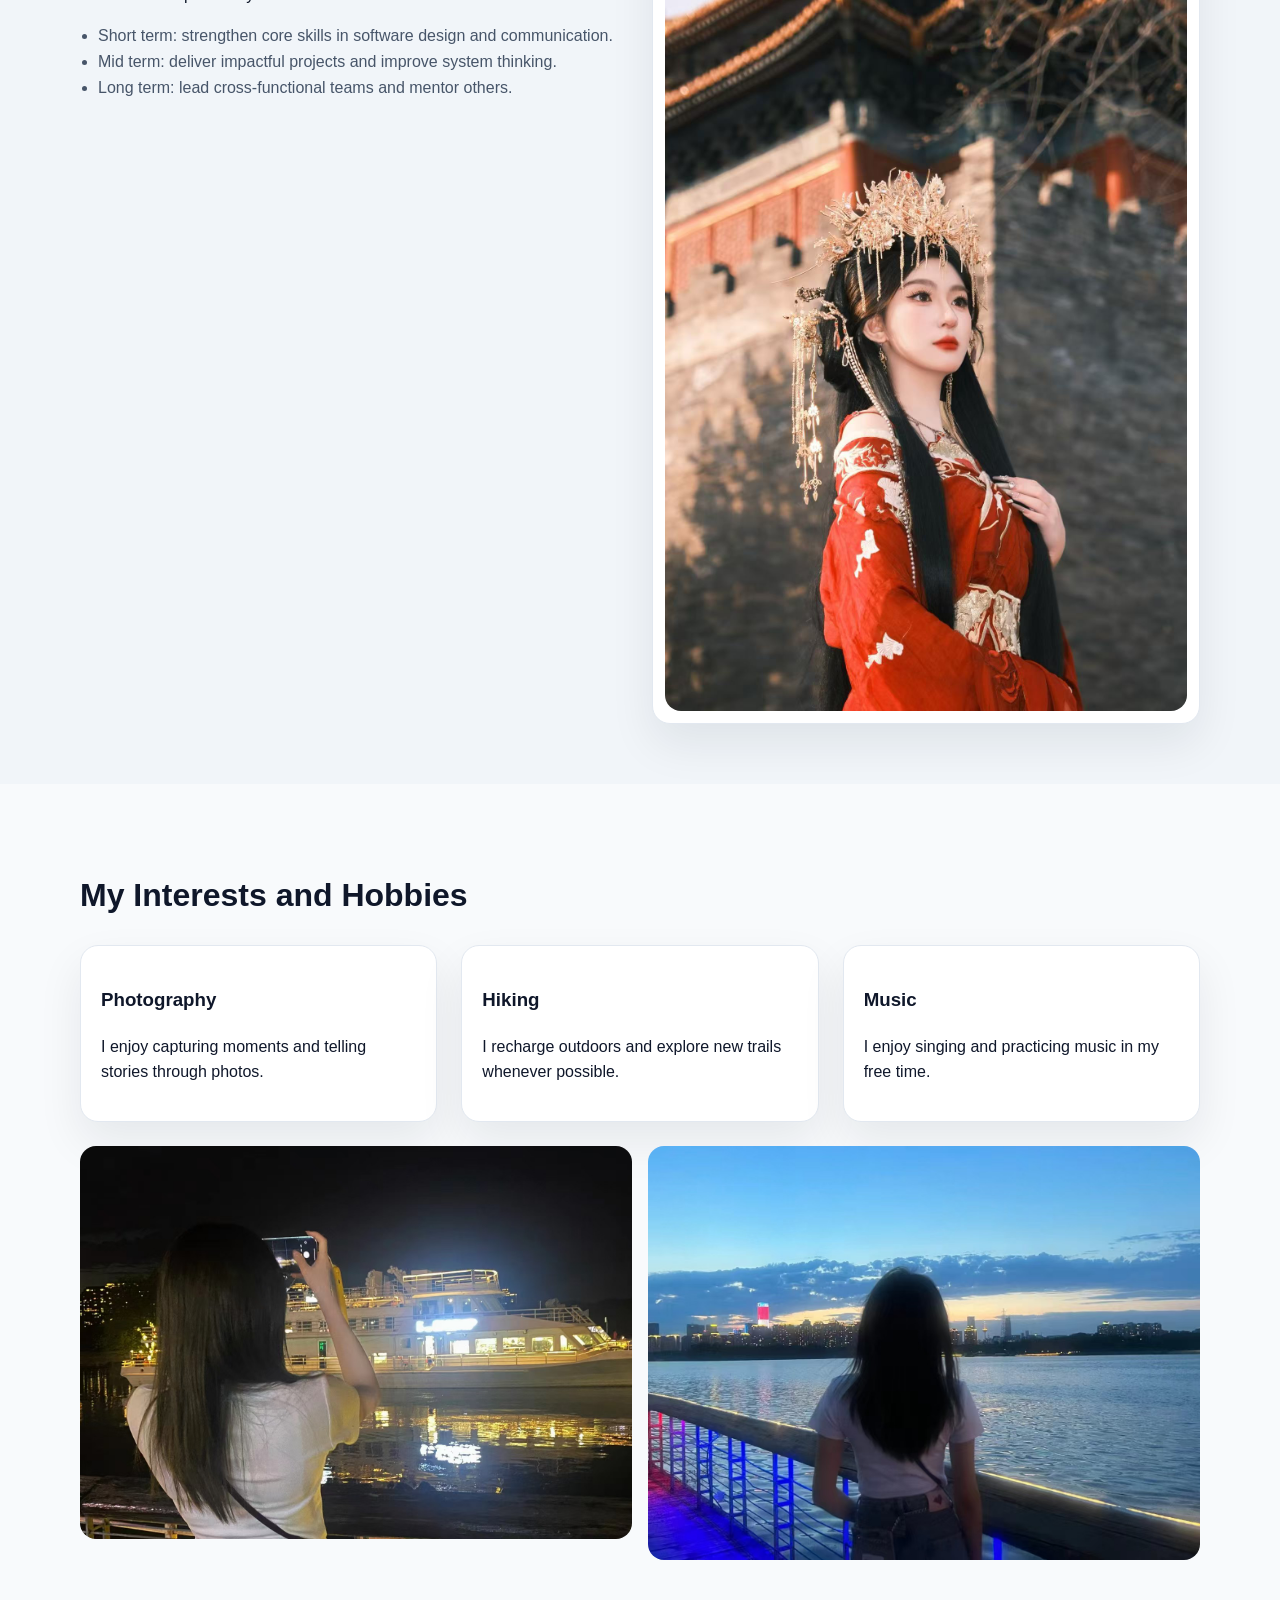
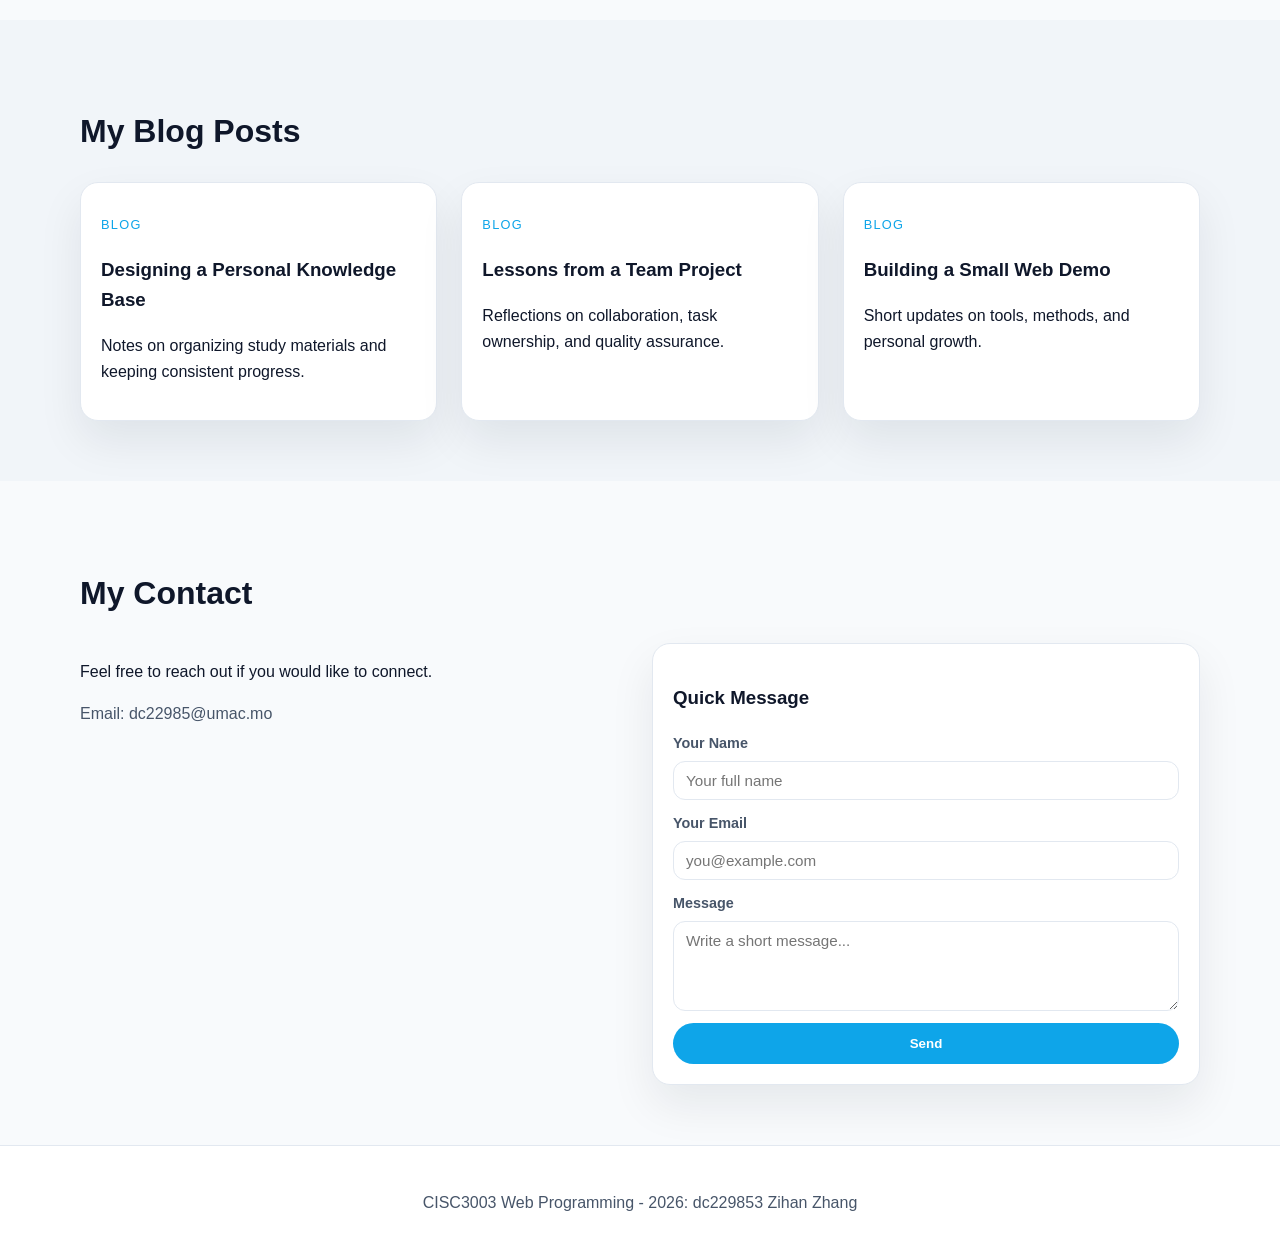
<file: CISC3003-IndAssgn-2026MAR01/cisc3003-IndAssgn-profile.html>
<!DOCTYPE html>

<html lang="en">
<head>
<meta charset="utf-8"/>
<meta content="width=device-width, initial-scale=1" name="viewport"/>
<title>My Personal Website - Profile</title>
<link href="css/cisc3003-IndAssgn-profile.css" rel="stylesheet"/>
</head>
<body>
<!-- Documentation: Structured content page for the CISC3003 individual assignment. -->
<header class="site-header">
<div class="container header-wrap">
<div class="brand">
<div class="logo">ZZ</div>
<div class="brand-text">
<p class="name">Zihan Zhang</p>
<p class="role">Profile Page</p>
</div>
</div>
<nav aria-label="Primary" class="site-nav">
<a href="cisc3003-IndAssgn-home.html">Home</a>
<a class="active" href="cisc3003-IndAssgn-profile.html">Profile</a>
<a href="cisc3003-IndAssgn-summary.html">Summary</a>
<a href="cisc3003-IndAssgn-showcase.html">Showcase</a>
<a href="cisc3003-IndAssgn-qualification.html">Qualification</a>

<a href="cisc3003-IndAssgn-demo01.html">Demo 01</a>
<a href="cisc3003-IndAssgn-demo02.html">Demo 02</a></nav>
</div>
</header>
<main>
<section class="hero" id="profile">
<div class="container hero-grid">
<div class="hero-text">
<p class="eyebrow">Profile</p>
<h1>My Values, Aspirations, and Interests</h1>
<p class="lead">
              This page highlights the personal qualities that guide my decisions, the career
              direction I aim for, and the activities that keep me curious and motivated.
            </p>
<nav aria-label="On this page" class="page-nav">
<a href="#values">Values</a>
<a href="#career">Career</a>
<a href="#interests">Interests</a>
<a href="#blog">Blog</a>
<a href="#contact">Contact</a>
</nav>
</div>
<div class="hero-photo">
<img alt="Zihan Zhang working on a project" src="images/photo-3.jpg"/>
</div>
</div>
</section>
<section class="section" id="values">
<div class="container">
<h2>My Values and Beliefs</h2>
<div class="grid three">
<div class="card">
<h3>Integrity</h3>
<p>I value honesty, transparency, and accountability in every collaboration.</p>
</div>
<div class="card">
<h3>Growth Mindset</h3>
<p>I believe learning never ends, so I seek feedback and steady improvement.</p>
</div>
<div class="card">
<h3>Impact</h3>
<p>I aim to build work that creates positive and lasting value for others.</p>
</div>
</div>
</div>
</section>
<section class="section alt" id="career">
<div class="container">
<h2>My Career Aspirations</h2>
<div class="grid two">
<div>
<p>
                My career goal is to become a software engineer who builds reliable and user-centered
                products. I want to join a team that values innovation, quality, and ethical responsibility.
              </p>
<ul class="list">
<li>Short term: strengthen core skills in software design and communication.</li>
<li>Mid term: deliver impactful projects and improve system thinking.</li>
<li>Long term: lead cross-functional teams and mentor others.</li>
</ul>
</div>
<div class="card photo-card">
<img alt="Zihan Zhang presenting ideas" src="images/photo-1.jpg"/>
</div>
</div>
</div>
</section>
<section class="section" id="interests">
<div class="container">
<h2>My Interests and Hobbies</h2>
<div class="grid three">
<div class="card">
<h3>Photography</h3>
<p>I enjoy capturing moments and telling stories through photos.</p>
</div>
<div class="card">
<h3>Hiking</h3>
<p>I recharge outdoors and explore new trails whenever possible.</p>
</div>
<div class="card">
<h3>Music</h3>
<p>I enjoy singing and practicing music in my free time.</p>
</div>
</div>
<div class="photo-grid">
<img alt="Zihan Zhang enjoying a hobby" src="images/photo-4.jpg"/>
<img alt="Zihan Zhang during an activity" src="images/photo-5.jpg"/>
</div>
</div>
</section>
<section class="section alt" id="blog">
<div class="container">
<h2>My Blog Posts</h2>
<div class="grid three">
<article class="card">
<p class="tag">Blog</p>
<h3>Designing a Personal Knowledge Base</h3>
<p>Notes on organizing study materials and keeping consistent progress.</p>
</article>
<article class="card">
<p class="tag">Blog</p>
<h3>Lessons from a Team Project</h3>
<p>Reflections on collaboration, task ownership, and quality assurance.</p>
</article>
<article class="card">
<p class="tag">Blog</p>
<h3>Building a Small Web Demo</h3>
<p>Short updates on tools, methods, and personal growth.</p>
</article>
</div>
</div>
</section>
<section class="section" id="contact">
<div class="container">
<h2>My Contact</h2>
<div class="grid two">
<div>
<p>Feel free to reach out if you would like to connect.</p>
<ul class="contact-list">
<li>Email: dc22985@umac.mo</li>
</ul>
</div>
<div class="card">
<h3>Quick Message</h3>
<form>
<label>
                  Your Name
                  <input name="name" placeholder="Your full name" type="text"/>
</label>
<label>
                  Your Email
                  <input name="email" placeholder="you@example.com" type="email"/>
</label>
<label>
                  Message
                  <textarea name="message" placeholder="Write a short message..." rows="4"></textarea>
</label>
<button class="btn primary" type="button">Send</button>
</form>
</div>
</div>
</div>
</section>
</main>
<footer class="site-footer">
<div class="container">
<p>CISC3003 Web Programming - 2026: dc229853 Zihan Zhang</p>
</div>
</footer>
</body>
</html>
</file>
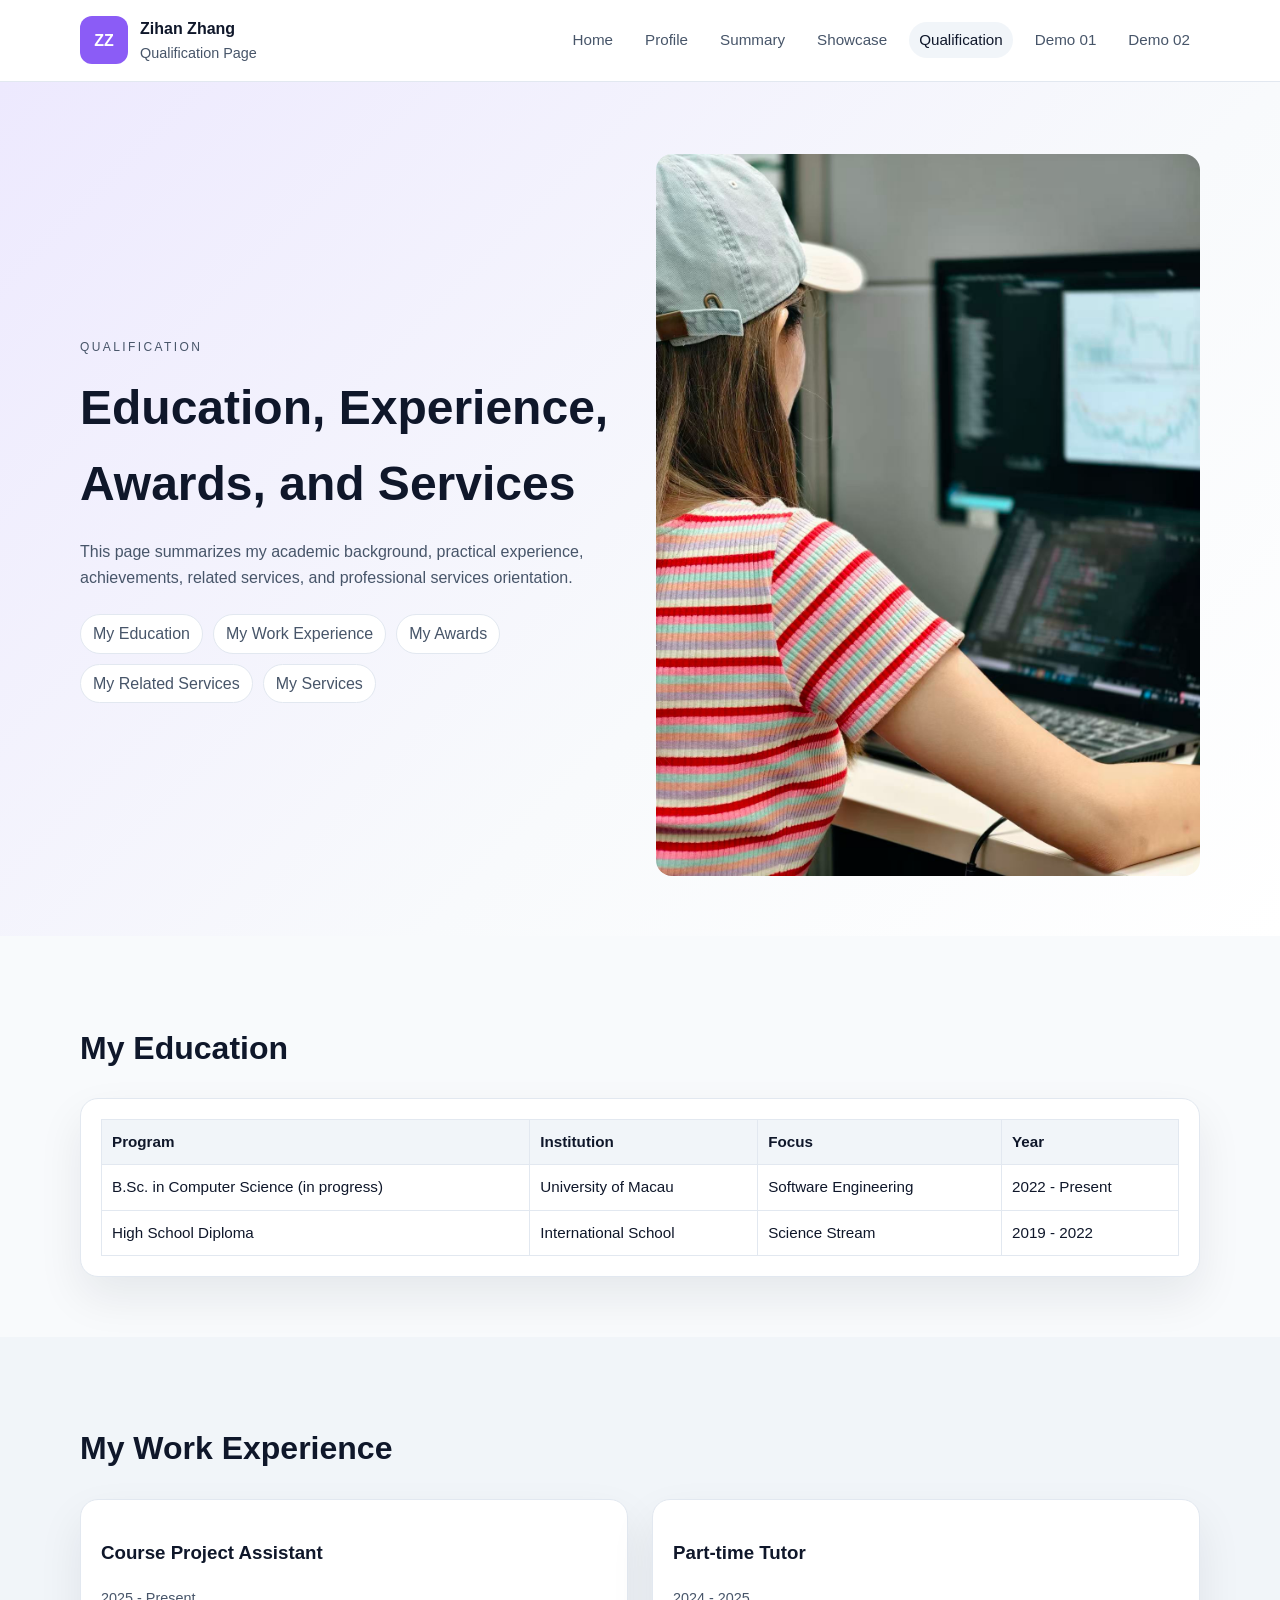
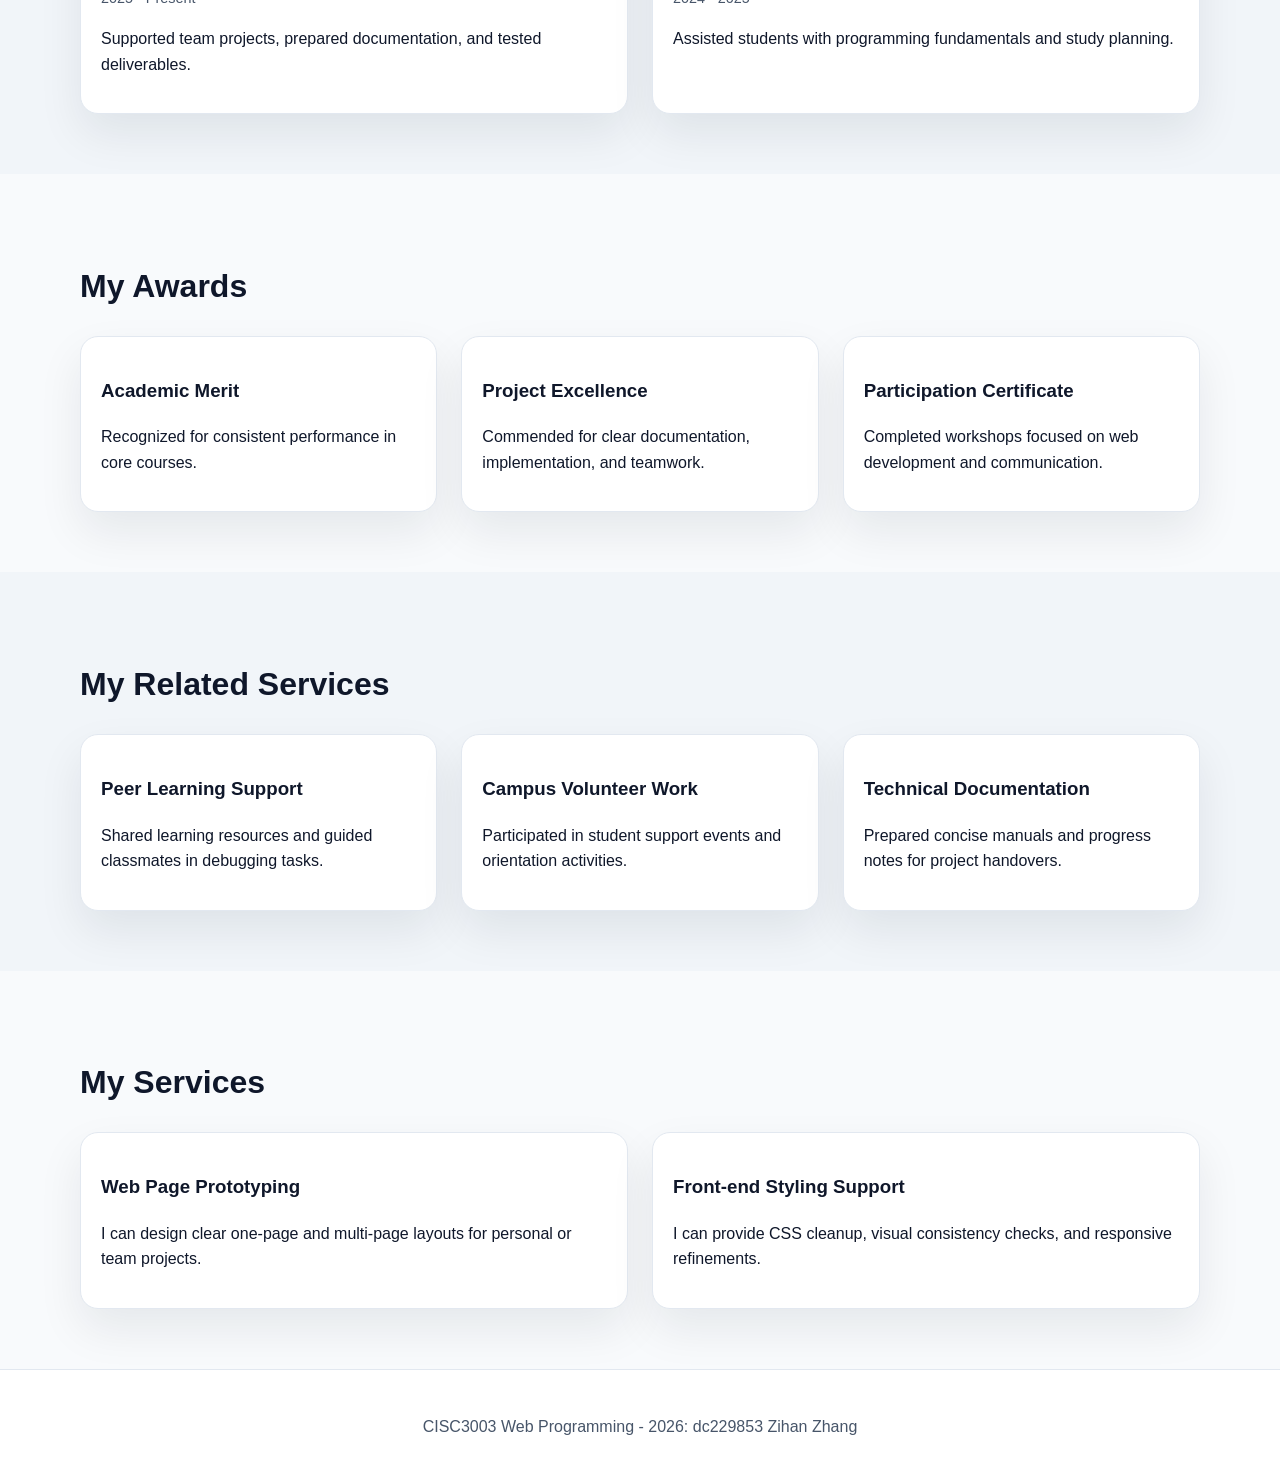
<file: CISC3003-IndAssgn-2026MAR01/cisc3003-IndAssgn-qualification.html>
<!DOCTYPE html>

<html lang="en">
<head>
<meta charset="utf-8"/>
<meta content="width=device-width, initial-scale=1" name="viewport"/>
<title>My Personal Website - Qualification</title>
<link href="css/cisc3003-IndAssgn-qualification.css" rel="stylesheet"/>
</head>
<body>
<!-- Documentation: Qualification page covering education, work experience, awards, and service dimensions. -->
<header class="site-header">
<div class="container header-wrap">
<div class="brand">
<div class="logo">ZZ</div>
<div class="brand-text">
<p class="name">Zihan Zhang</p>
<p class="role">Qualification Page</p>
</div>
</div>
<nav aria-label="Primary" class="site-nav">
<a href="cisc3003-IndAssgn-home.html">Home</a>
<a href="cisc3003-IndAssgn-profile.html">Profile</a>
<a href="cisc3003-IndAssgn-summary.html">Summary</a>
<a href="cisc3003-IndAssgn-showcase.html">Showcase</a>
<a class="active" href="cisc3003-IndAssgn-qualification.html">Qualification</a>

<a href="cisc3003-IndAssgn-demo01.html">Demo 01</a>
<a href="cisc3003-IndAssgn-demo02.html">Demo 02</a></nav>
</div>
</header>
<main>
<section class="hero" id="qualification">
<div class="container hero-grid">
<div class="hero-text">
<p class="eyebrow">Qualification</p>
<h1>Education, Experience, Awards, and Services</h1>
<p class="lead">
              This page summarizes my academic background, practical experience, achievements,
              related services, and professional services orientation.
            </p>
<nav aria-label="On this page" class="page-nav">
<a href="#education">My Education</a>
<a href="#experience">My Work Experience</a>
<a href="#awards">My Awards</a>
<a href="#related-services">My Related Services</a>
<a href="#services">My Services</a>
</nav>
</div>
<div class="hero-photo">
<img alt="Zihan Zhang preparing for career" src="images/photo-2.jpg"/>
</div>
</div>
</section>
<section class="section" id="education">
<div class="container">
<h2>My Education</h2>
<div class="card">
<table class="table">
<thead>
<tr>
<th>Program</th>
<th>Institution</th>
<th>Focus</th>
<th>Year</th>
</tr>
</thead>
<tbody>
<tr>
<td>B.Sc. in Computer Science (in progress)</td>
<td>University of Macau</td>
<td>Software Engineering</td>
<td>2022 - Present</td>
</tr>
<tr>
<td>High School Diploma</td>
<td>International School</td>
<td>Science Stream</td>
<td>2019 - 2022</td>
</tr>
</tbody>
</table>
</div>
</div>
</section>
<section class="section alt" id="experience">
<div class="container">
<h2>My Work Experience</h2>
<div class="grid two">
<div class="card">
<h3>Course Project Assistant</h3>
<p class="meta">2025 - Present</p>
<p>Supported team projects, prepared documentation, and tested deliverables.</p>
</div>
<div class="card">
<h3>Part-time Tutor</h3>
<p class="meta">2024 - 2025</p>
<p>Assisted students with programming fundamentals and study planning.</p>
</div>
</div>
</div>
</section>
<section class="section" id="awards">
<div class="container">
<h2>My Awards</h2>
<div class="grid three">
<div class="card">
<h3>Academic Merit</h3>
<p>Recognized for consistent performance in core courses.</p>
</div>
<div class="card">
<h3>Project Excellence</h3>
<p>Commended for clear documentation, implementation, and teamwork.</p>
</div>
<div class="card">
<h3>Participation Certificate</h3>
<p>Completed workshops focused on web development and communication.</p>
</div>
</div>
</div>
</section>
<section class="section alt" id="related-services">
<div class="container">
<h2>My Related Services</h2>
<div class="grid three">
<div class="card">
<h3>Peer Learning Support</h3>
<p>Shared learning resources and guided classmates in debugging tasks.</p>
</div>
<div class="card">
<h3>Campus Volunteer Work</h3>
<p>Participated in student support events and orientation activities.</p>
</div>
<div class="card">
<h3>Technical Documentation</h3>
<p>Prepared concise manuals and progress notes for project handovers.</p>
</div>
</div>
</div>
</section>
<section class="section" id="services">
<div class="container">
<h2>My Services</h2>
<div class="grid two">
<div class="card">
<h3>Web Page Prototyping</h3>
<p>I can design clear one-page and multi-page layouts for personal or team projects.</p>
</div>
<div class="card">
<h3>Front-end Styling Support</h3>
<p>I can provide CSS cleanup, visual consistency checks, and responsive refinements.</p>
</div>
</div>
</div>
</section>
</main>
<footer class="site-footer">
<div class="container">
<p>CISC3003 Web Programming - 2026: dc229853 Zihan Zhang</p>
</div>
</footer>
</body>
</html>
</file>
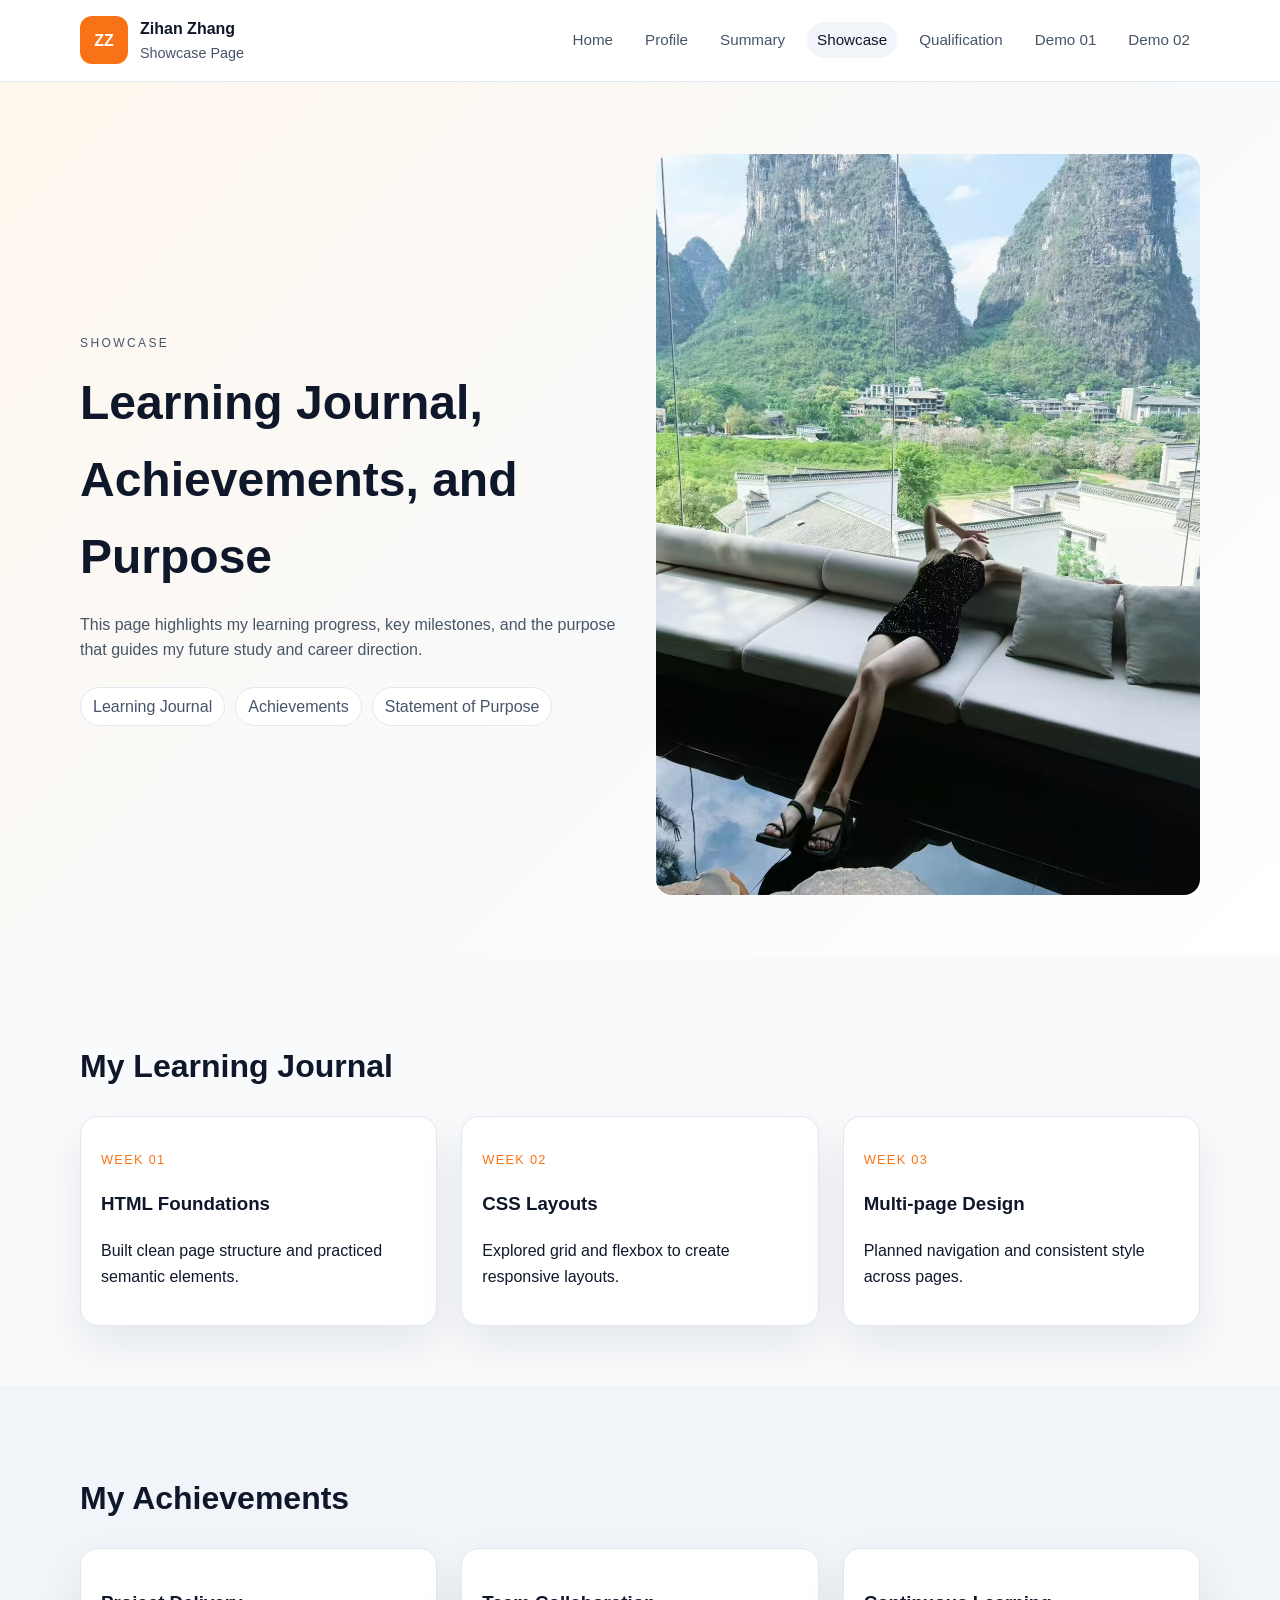
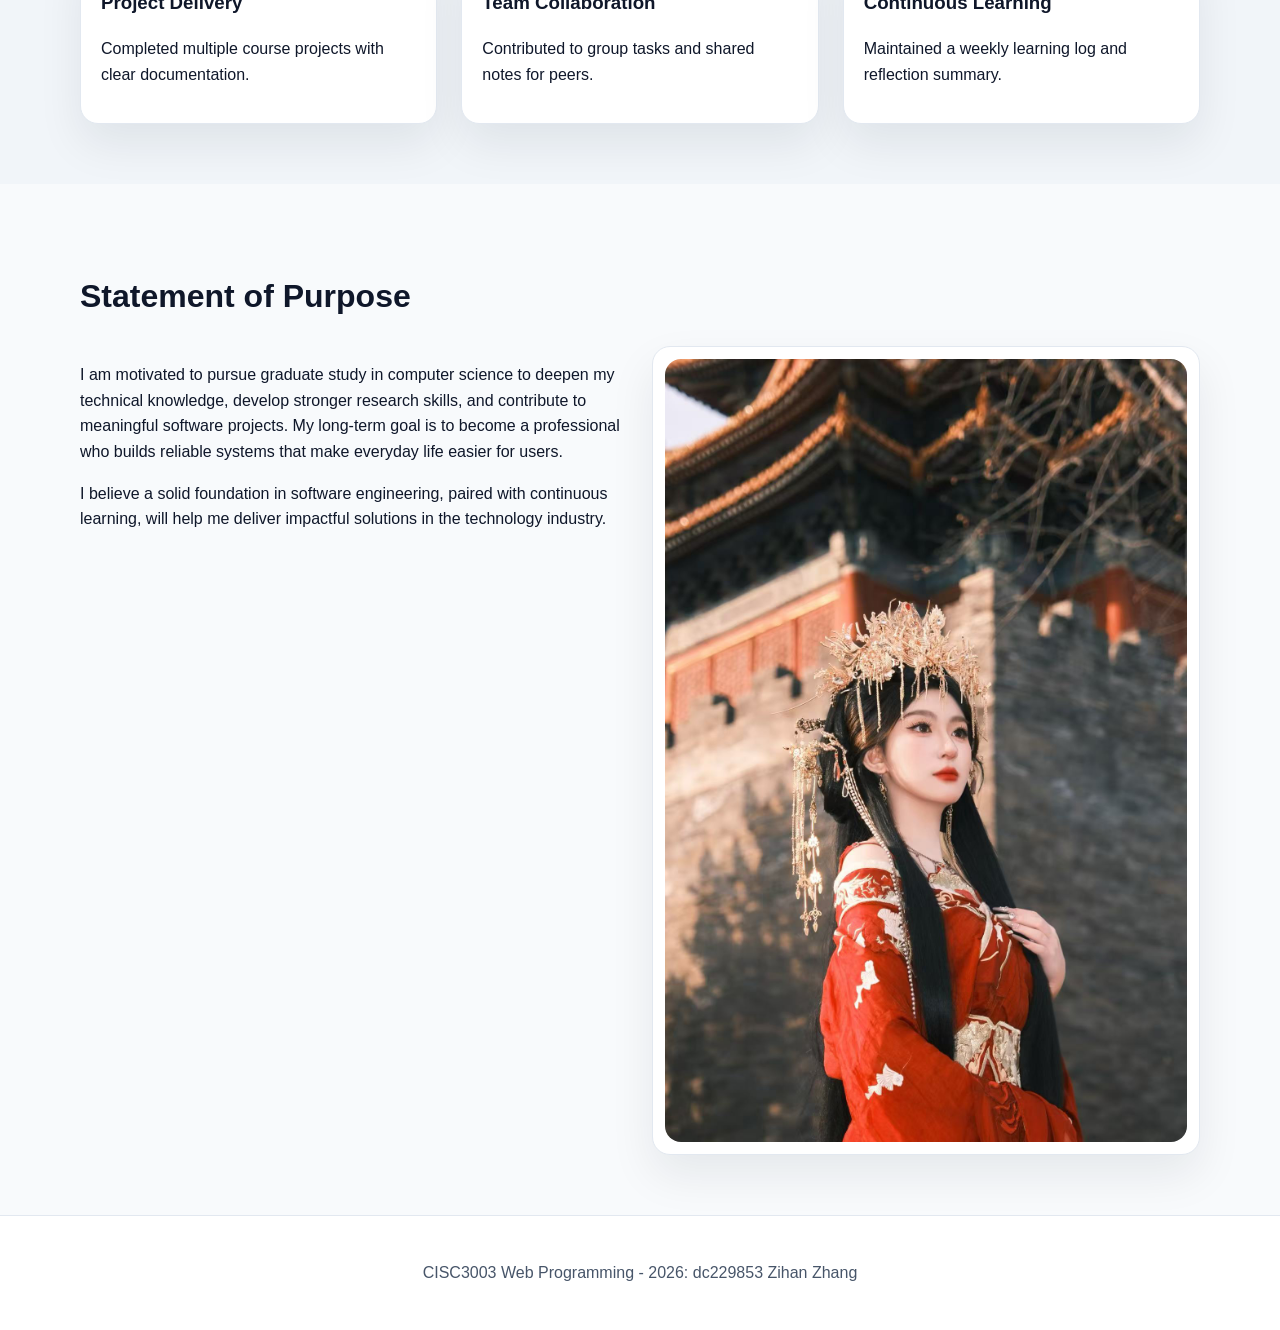
<file: CISC3003-IndAssgn-2026MAR01/cisc3003-IndAssgn-showcase.html>
<!DOCTYPE html>

<html lang="en">
<head>
<meta charset="utf-8"/>
<meta content="width=device-width, initial-scale=1" name="viewport"/>
<title>My Personal Website - Showcase</title>
<link href="css/cisc3003-IndAssgn-showcase.css" rel="stylesheet"/>
</head>
<body>
<!-- Documentation: Structured content page for the CISC3003 individual assignment. -->
<header class="site-header">
<div class="container header-wrap">
<div class="brand">
<div class="logo">ZZ</div>
<div class="brand-text">
<p class="name">Zihan Zhang</p>
<p class="role">Showcase Page</p>
</div>
</div>
<nav aria-label="Primary" class="site-nav">
<a href="cisc3003-IndAssgn-home.html">Home</a>
<a href="cisc3003-IndAssgn-profile.html">Profile</a>
<a href="cisc3003-IndAssgn-summary.html">Summary</a>
<a class="active" href="cisc3003-IndAssgn-showcase.html">Showcase</a>
<a href="cisc3003-IndAssgn-qualification.html">Qualification</a>

<a href="cisc3003-IndAssgn-demo01.html">Demo 01</a>
<a href="cisc3003-IndAssgn-demo02.html">Demo 02</a></nav>
</div>
</header>
<main>
<section class="hero" id="showcase">
<div class="container hero-grid">
<div class="hero-text">
<p class="eyebrow">Showcase</p>
<h1>Learning Journal, Achievements, and Purpose</h1>
<p class="lead">
              This page highlights my learning progress, key milestones, and the purpose that
              guides my future study and career direction.
            </p>
<nav aria-label="On this page" class="page-nav">
<a href="#journal">Learning Journal</a>
<a href="#achievements">Achievements</a>
<a href="#purpose">Statement of Purpose</a>
</nav>
</div>
<div class="hero-photo">
<img alt="Zihan Zhang working at a desk" src="images/photo-3.jpg"/>
</div>
</div>
</section>
<section class="section" id="journal">
<div class="container">
<h2>My Learning Journal</h2>
<div class="grid three">
<article class="card">
<p class="tag">Week 01</p>
<h3>HTML Foundations</h3>
<p>Built clean page structure and practiced semantic elements.</p>
</article>
<article class="card">
<p class="tag">Week 02</p>
<h3>CSS Layouts</h3>
<p>Explored grid and flexbox to create responsive layouts.</p>
</article>
<article class="card">
<p class="tag">Week 03</p>
<h3>Multi-page Design</h3>
<p>Planned navigation and consistent style across pages.</p>
</article>
</div>
</div>
</section>
<section class="section alt" id="achievements">
<div class="container">
<h2>My Achievements</h2>
<div class="grid three">
<div class="card">
<h3>Project Delivery</h3>
<p>Completed multiple course projects with clear documentation.</p>
</div>
<div class="card">
<h3>Team Collaboration</h3>
<p>Contributed to group tasks and shared notes for peers.</p>
</div>
<div class="card">
<h3>Continuous Learning</h3>
<p>Maintained a weekly learning log and reflection summary.</p>
</div>
</div>
</div>
</section>
<section class="section" id="purpose">
<div class="container">
<h2>Statement of Purpose</h2>
<div class="grid two">
<div>
<p>
                I am motivated to pursue graduate study in computer science to deepen my technical
                knowledge, develop stronger research skills, and contribute to meaningful software
                projects. My long-term goal is to become a professional who builds reliable systems
                that make everyday life easier for users.
              </p>
<p>
                I believe a solid foundation in software engineering, paired with continuous learning,
                will help me deliver impactful solutions in the technology industry.
              </p>
</div>
<div class="card photo-card">
<img alt="Zihan Zhang focused on learning" src="images/photo-1.jpg"/>
</div>
</div>
</div>
</section>
</main>
<footer class="site-footer">
<div class="container">
<p>CISC3003 Web Programming - 2026: dc229853 Zihan Zhang</p>
</div>
</footer>
</body>
</html>
</file>
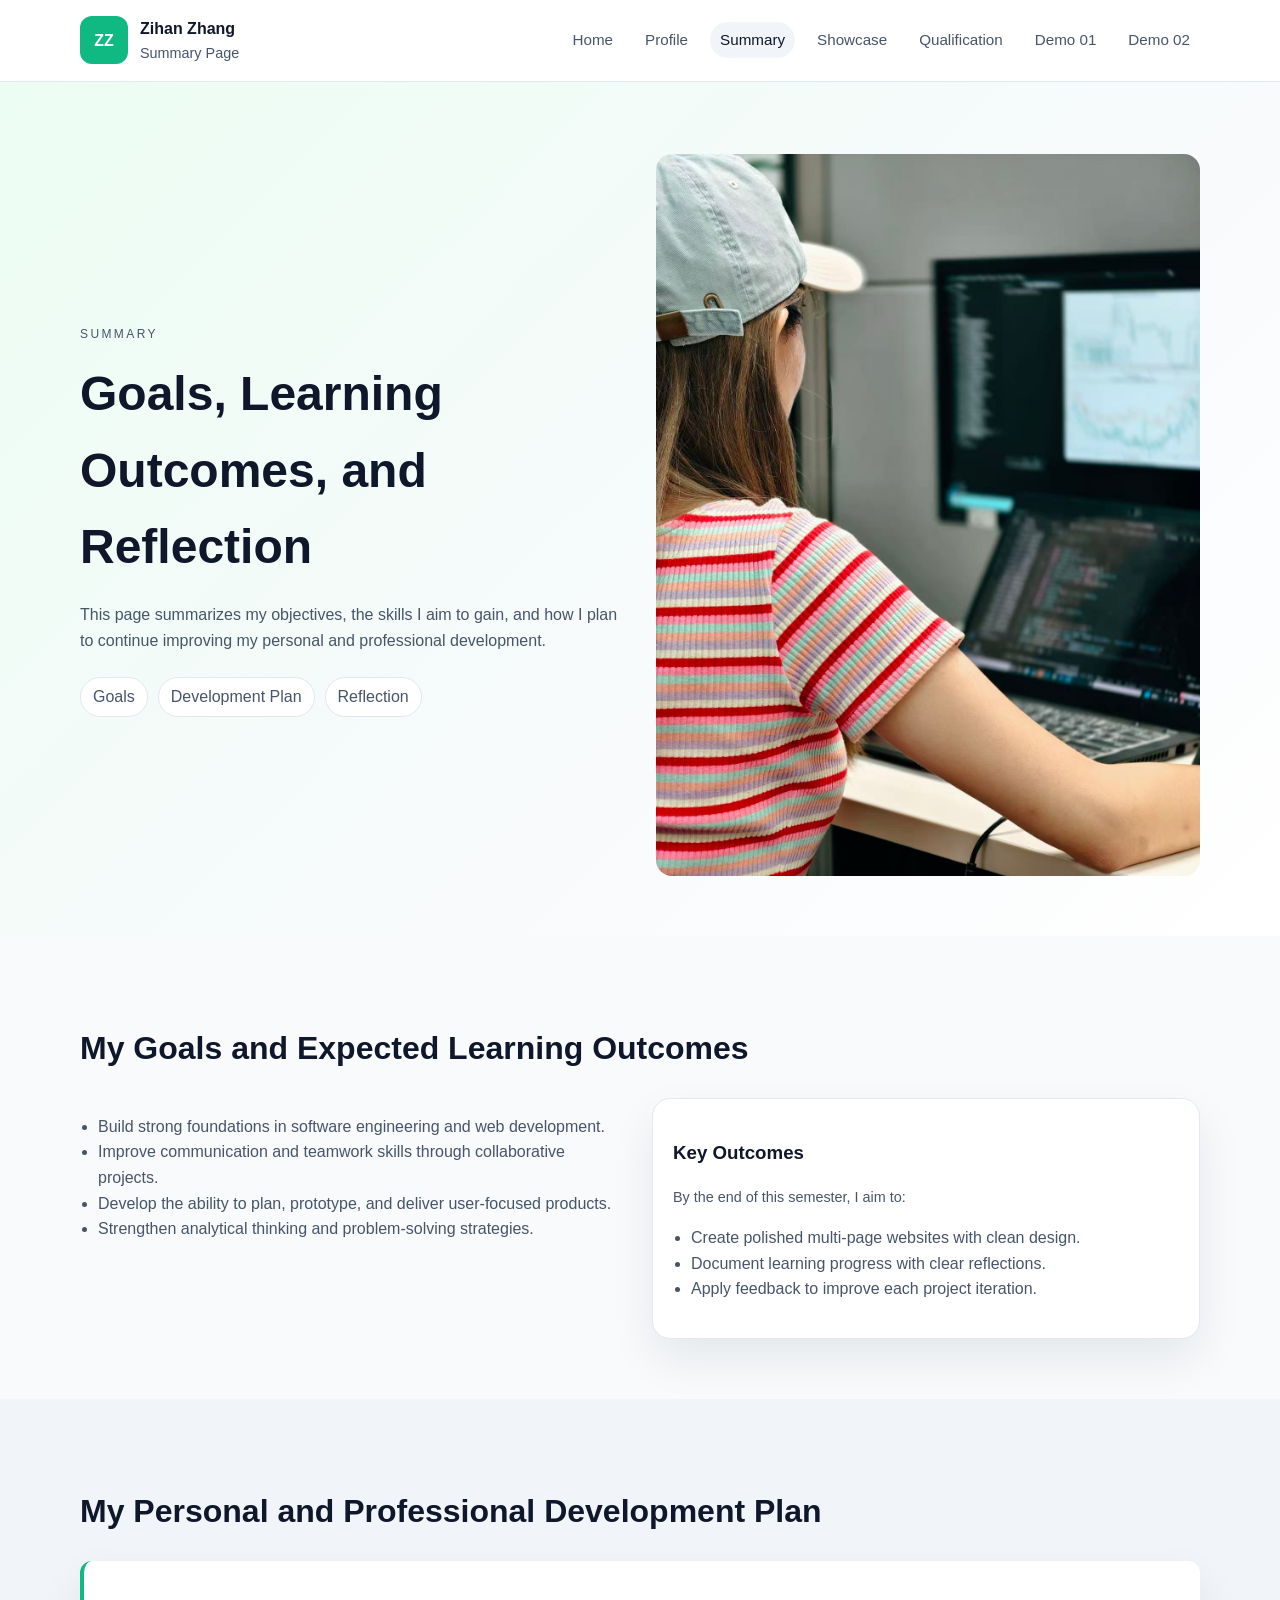
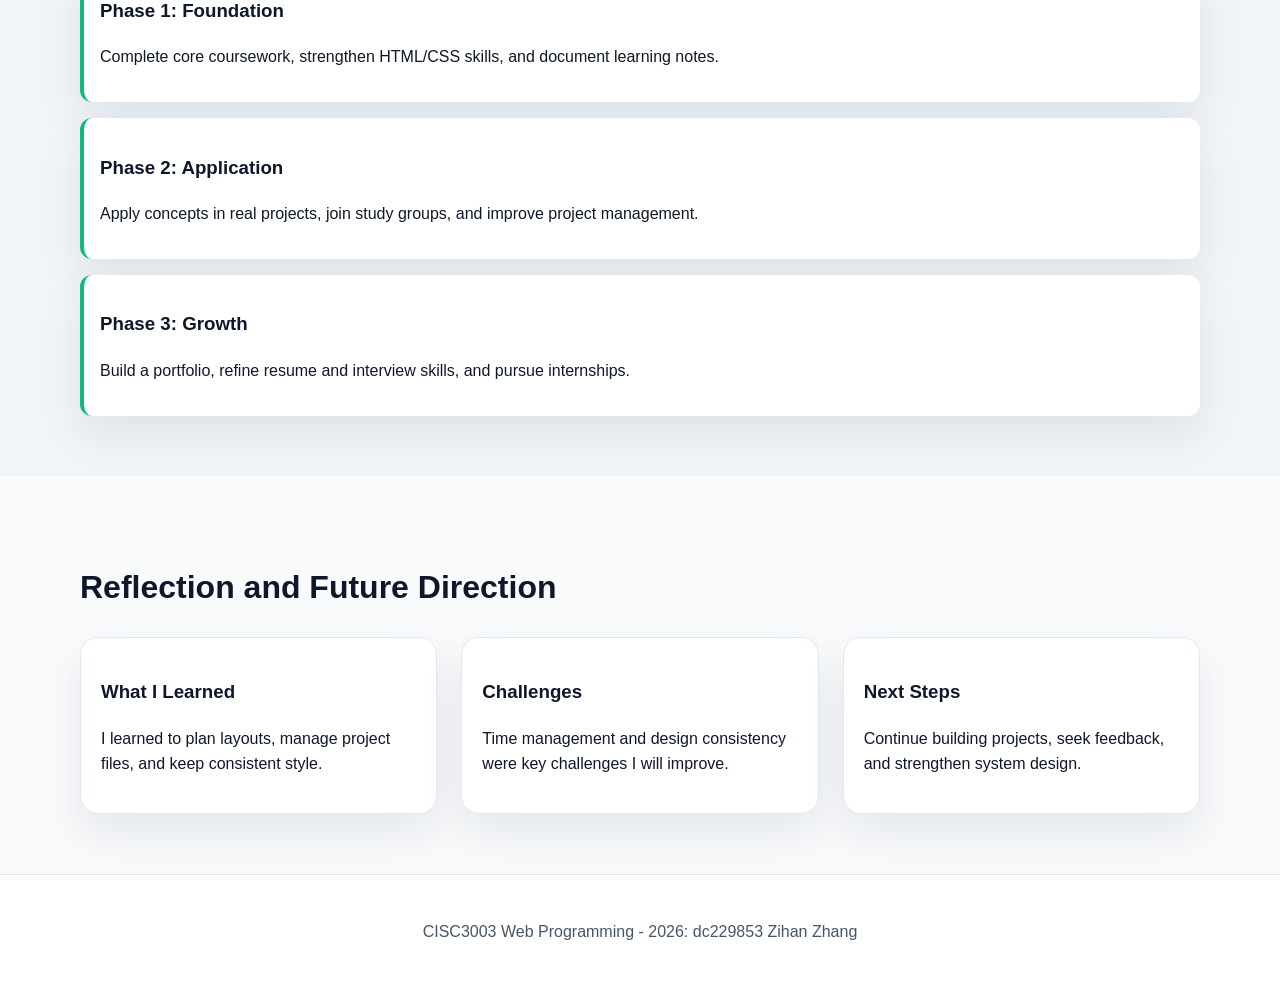
<file: CISC3003-IndAssgn-2026MAR01/cisc3003-IndAssgn-summary.html>
<!DOCTYPE html>

<html lang="en">
<head>
<meta charset="utf-8"/>
<meta content="width=device-width, initial-scale=1" name="viewport"/>
<title>My Personal Website - Summary</title>
<link href="css/cisc3003-IndAssgn-summary.css" rel="stylesheet"/>
</head>
<body>
<!-- Documentation: Structured content page for the CISC3003 individual assignment. -->
<header class="site-header">
<div class="container header-wrap">
<div class="brand">
<div class="logo">ZZ</div>
<div class="brand-text">
<p class="name">Zihan Zhang</p>
<p class="role">Summary Page</p>
</div>
</div>
<nav aria-label="Primary" class="site-nav">
<a href="cisc3003-IndAssgn-home.html">Home</a>
<a href="cisc3003-IndAssgn-profile.html">Profile</a>
<a class="active" href="cisc3003-IndAssgn-summary.html">Summary</a>
<a href="cisc3003-IndAssgn-showcase.html">Showcase</a>
<a href="cisc3003-IndAssgn-qualification.html">Qualification</a>

<a href="cisc3003-IndAssgn-demo01.html">Demo 01</a>
<a href="cisc3003-IndAssgn-demo02.html">Demo 02</a></nav>
</div>
</header>
<main>
<section class="hero" id="summary">
<div class="container hero-grid">
<div class="hero-text">
<p class="eyebrow">Summary</p>
<h1>Goals, Learning Outcomes, and Reflection</h1>
<p class="lead">
              This page summarizes my objectives, the skills I aim to gain, and how I plan to
              continue improving my personal and professional development.
            </p>
<nav aria-label="On this page" class="page-nav">
<a href="#goals">Goals</a>
<a href="#plan">Development Plan</a>
<a href="#reflection">Reflection</a>
</nav>
</div>
<div class="hero-photo">
<img alt="Zihan Zhang planning goals" src="images/photo-2.jpg"/>
</div>
</div>
</section>
<section class="section" id="goals">
<div class="container">
<h2>My Goals and Expected Learning Outcomes</h2>
<div class="grid two">
<div>
<ul class="list">
<li>Build strong foundations in software engineering and web development.</li>
<li>Improve communication and teamwork skills through collaborative projects.</li>
<li>Develop the ability to plan, prototype, and deliver user-focused products.</li>
<li>Strengthen analytical thinking and problem-solving strategies.</li>
</ul>
</div>
<div class="card">
<h3>Key Outcomes</h3>
<p class="meta">By the end of this semester, I aim to:</p>
<ul class="list">
<li>Create polished multi-page websites with clean design.</li>
<li>Document learning progress with clear reflections.</li>
<li>Apply feedback to improve each project iteration.</li>
</ul>
</div>
</div>
</div>
</section>
<section class="section alt" id="plan">
<div class="container">
<h2>My Personal and Professional Development Plan</h2>
<div class="timeline">
<div class="timeline-item">
<h3>Phase 1: Foundation</h3>
<p>Complete core coursework, strengthen HTML/CSS skills, and document learning notes.</p>
</div>
<div class="timeline-item">
<h3>Phase 2: Application</h3>
<p>Apply concepts in real projects, join study groups, and improve project management.</p>
</div>
<div class="timeline-item">
<h3>Phase 3: Growth</h3>
<p>Build a portfolio, refine resume and interview skills, and pursue internships.</p>
</div>
</div>
</div>
</section>
<section class="section" id="reflection">
<div class="container">
<h2>Reflection and Future Direction</h2>
<div class="grid three">
<div class="card">
<h3>What I Learned</h3>
<p>I learned to plan layouts, manage project files, and keep consistent style.</p>
</div>
<div class="card">
<h3>Challenges</h3>
<p>Time management and design consistency were key challenges I will improve.</p>
</div>
<div class="card">
<h3>Next Steps</h3>
<p>Continue building projects, seek feedback, and strengthen system design.</p>
</div>
</div>
</div>
</section>
</main>
<footer class="site-footer">
<div class="container">
<p>CISC3003 Web Programming - 2026: dc229853 Zihan Zhang</p>
</div>
</footer>
</body>
</html>
</file>
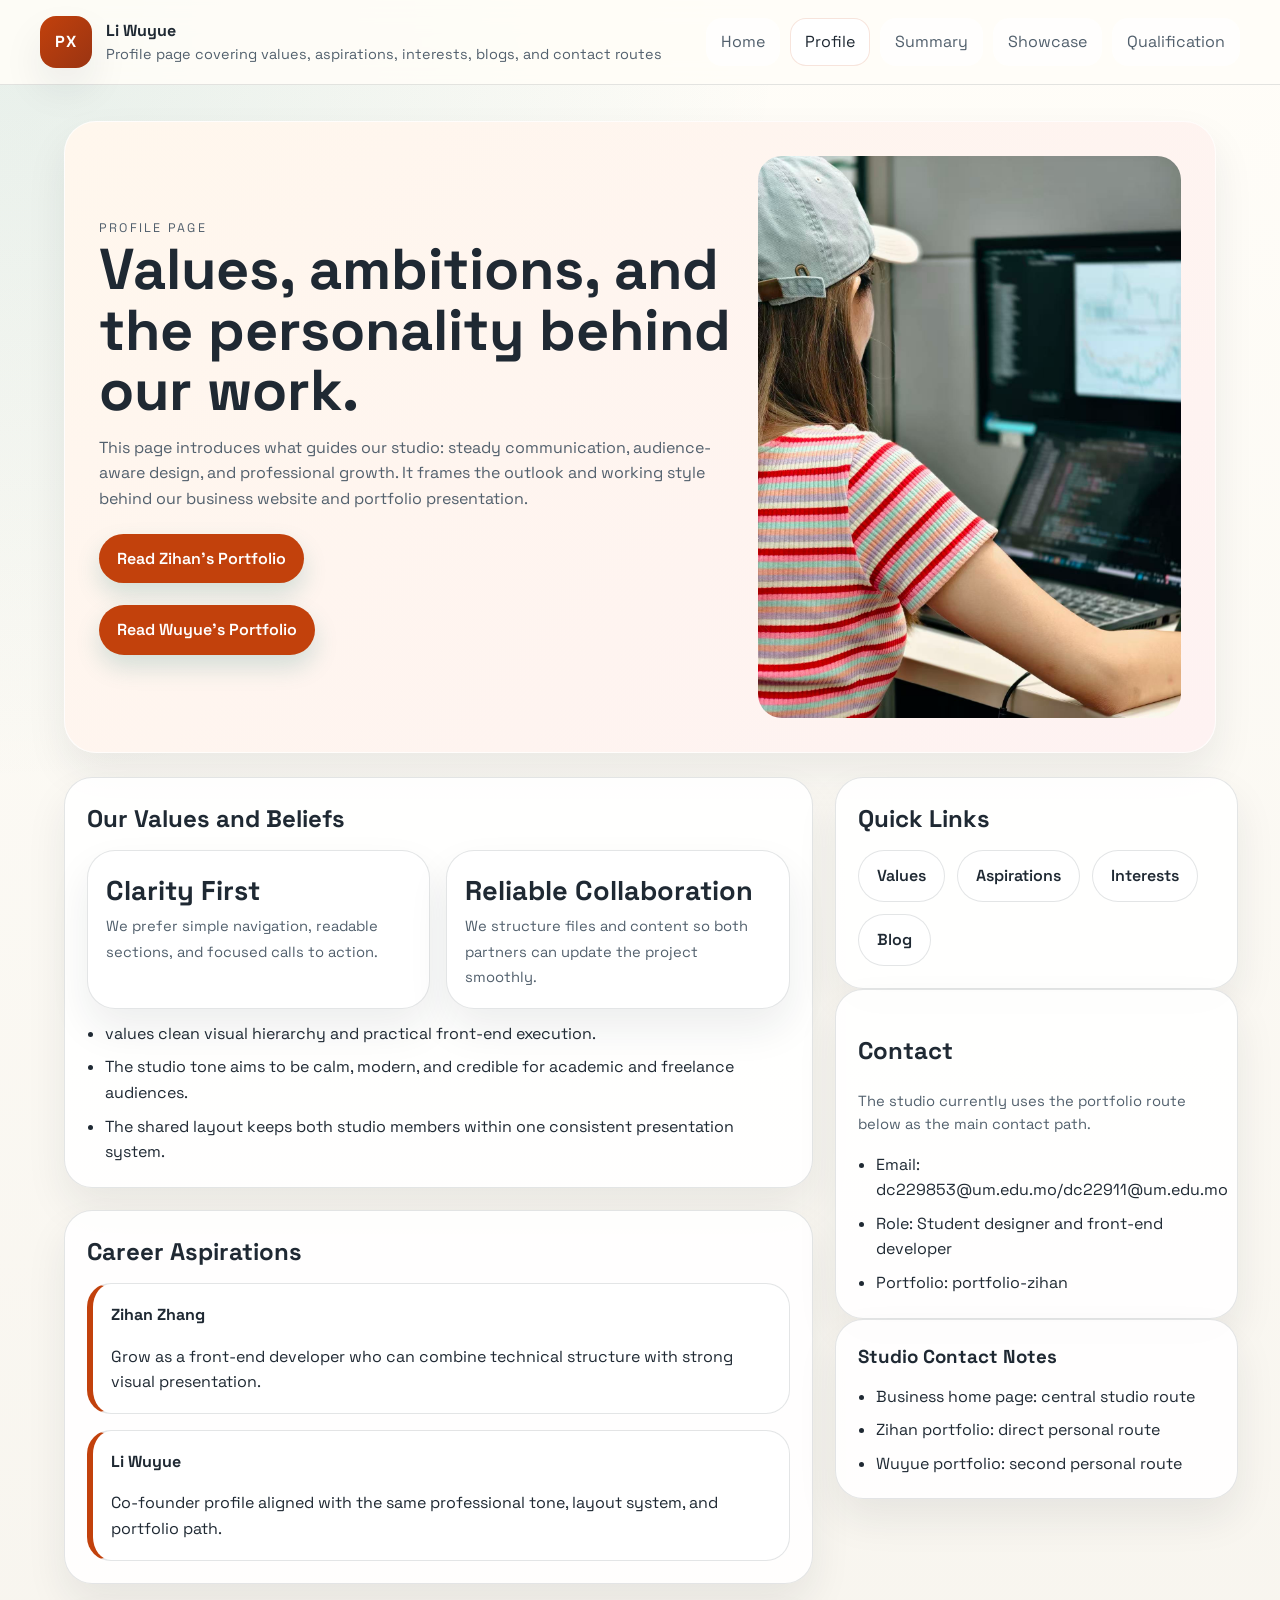
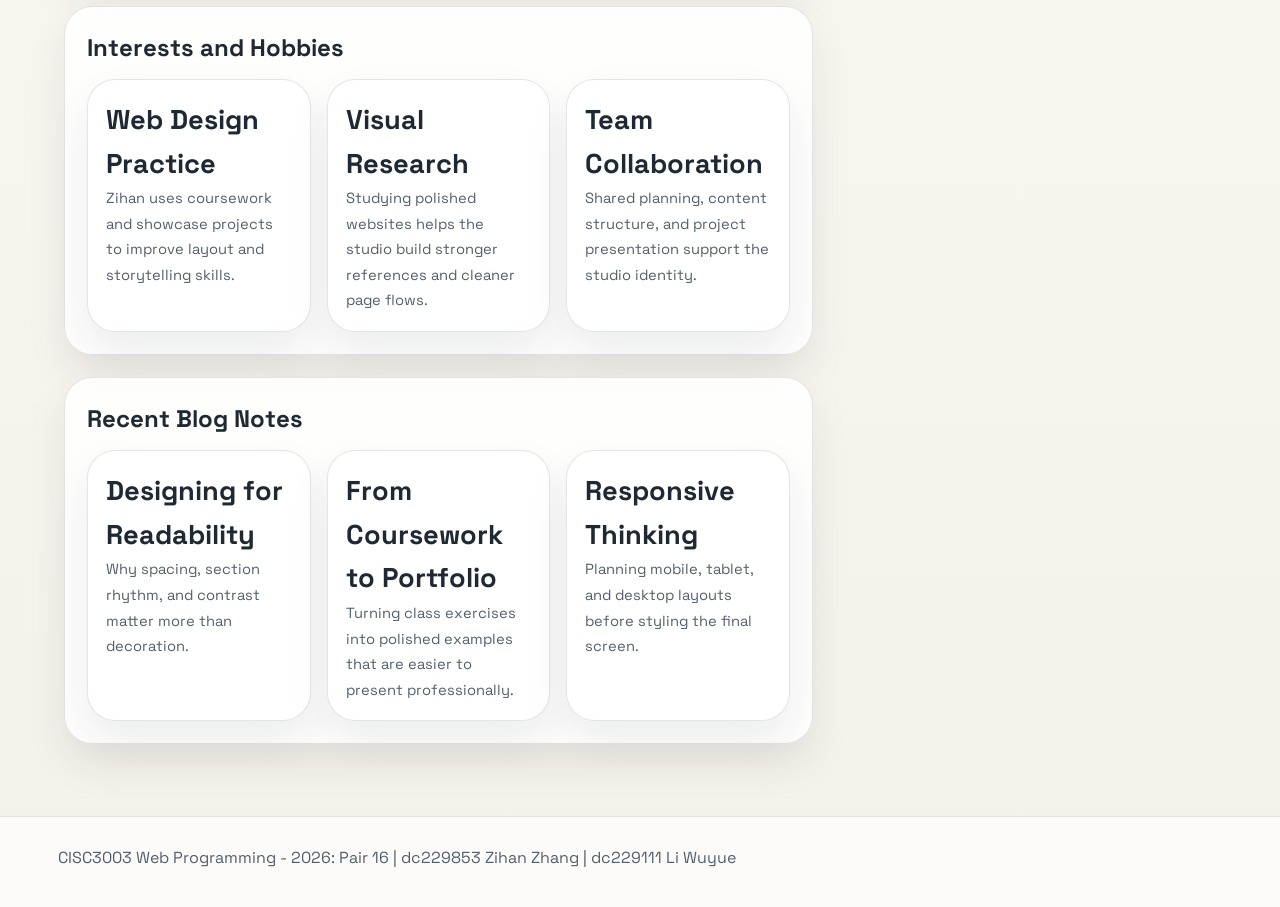
<file: CISC3003-PairAssgn-2026APR02/cisc3003-PairAssgn-profile.html>
<!DOCTYPE html>
<html lang="en">
  <head>
    <meta charset="UTF-8">
    <meta name="viewport" content="width=device-width, initial-scale=1.0">
    <title>CISC3003 Pair Assignment | Profile</title>
    <link rel="preconnect" href="https://fonts.googleapis.com">
    <link rel="preconnect" href="https://fonts.gstatic.com" crossorigin>
    <link href="https://fonts.googleapis.com/css2?family=Space+Grotesk:wght@400;500;600;700&display=swap" rel="stylesheet">
    <link rel="stylesheet" href="css/cisc3003-PairAssgn-profile.css">
  </head>
  <body>
    <header class="site-header">
      <div class="shell header-inner">
        <a class="brand" href="cisc3003-PairAssgn.html">
          <span class="brand-mark">PX</span>
          <span class="brand-copy">
            <strong>Li Wuyue</strong>
            <span>Profile page covering values, aspirations, interests, blogs, and contact routes</span>
          </span>
        </a>
        <button class="nav-toggle" type="button" aria-expanded="false" aria-controls="primary-nav" data-nav-toggle>
          Menu
        </button>
        <nav class="site-nav" id="primary-nav" aria-label="Primary navigation" data-nav>
          <a href="cisc3003-PairAssgn.html">Home</a>
          <a class="active" href="cisc3003-PairAssgn-profile.html">Profile</a>
          <a href="cisc3003-PairAssgn-summary.html">Summary</a>
          <a href="cisc3003-PairAssgn-showcase.html">Showcase</a>
          <a href="cisc3003-PairAssgn-qualification.html">Qualification</a>
        </nav>
      </div>
    </header>

    <main class="page-shell">
      <section class="hero" id="profile">
        <div class="hero-grid">
          <div>
            <p class="eyebrow">Profile Page</p>
            <h1>Values, ambitions, and the personality behind our work.</h1>
            <p>
              This page introduces what guides our studio: steady communication, audience-aware design,
              and professional growth. It frames the outlook and working style behind our business
              website and portfolio presentation.
            </p>
            <div class="hero-actions">
              <a class="button" href="portfolio-zihan/index.html">Read Zihan's Portfolio</a>
              
            </div>
            <div class="hero-actions">
              <a class="button" href="portfolio-Wuyue/cisc3003-IndAssgn-home.html">Read Wuyue's Portfolio</a>

            </div>
            
          </div>
          <div class="hero-media">
            <img src="images/photo-2.jpg" alt="Portrait used for the profile page">
          </div>
        </div>
      </section>

      <div class="content-layout">
        <section class="content">
          <article class="panel" id="values">
            <h2>Our Values and Beliefs</h2>
            <div class="dual-cards">
              <div class="metric-card">
                <strong>Clarity First</strong>
                <span>We prefer simple navigation, readable sections, and focused calls to action.</span>
              </div>
              <div class="metric-card">
                <strong>Reliable Collaboration</strong>
                <span>We structure files and content so both partners can update the project smoothly.</span>
              </div>
            </div>
            <ul class="list">
              <li>values clean visual hierarchy and practical front-end execution.</li>
              <li>The studio tone aims to be calm, modern, and credible for academic and freelance audiences.</li>
              <li>The shared layout keeps both studio members within one consistent presentation system.</li>
            </ul>
          </article>

          <article class="panel" id="aspirations">
            <h2>Career Aspirations</h2>
            <div class="timeline">
              <div class="timeline-item">
                <strong>Zihan Zhang</strong>
                <p>Grow as a front-end developer who can combine technical structure with strong visual presentation.</p>
              </div>
              <div class="timeline-item">
                <strong>Li Wuyue</strong>
                <p>Co-founder profile aligned with the same professional tone, layout system, and portfolio path.</p>
              </div>
            </div>
          </article>

          <article class="panel" id="interests">
            <h2>Interests and Hobbies</h2>
            <div class="service-grid">
              <div class="metric-card">
                <strong>Web Design Practice</strong>
                <span>Zihan uses coursework and showcase projects to improve layout and storytelling skills.</span>
              </div>
              <div class="metric-card">
                <strong>Visual Research</strong>
                <span>Studying polished websites helps the studio build stronger references and cleaner page flows.</span>
              </div>
              <div class="metric-card">
                <strong>Team Collaboration</strong>
                <span>Shared planning, content structure, and project presentation support the studio identity.</span>
              </div>
            </div>
          </article>

          <article class="panel" id="blog">
            <h2>Recent Blog Notes</h2>
            <div class="blog-grid">
              <div class="metric-card">
                <strong>Designing for Readability</strong>
                <span>Why spacing, section rhythm, and contrast matter more than decoration.</span>
              </div>
              <div class="metric-card">
                <strong>From Coursework to Portfolio</strong>
                <span>Turning class exercises into polished examples that are easier to present professionally.</span>
              </div>
              <div class="metric-card">
                <strong>Responsive Thinking</strong>
                <span>Planning mobile, tablet, and desktop layouts before styling the final screen.</span>
              </div>
            </div>
          </article>
        </section>

        <aside class="page-aside">
          <div class="aside-card">
            <h2>Quick Links</h2>
            <div class="link-list">
              <a class="chip-link" href="#values">Values</a>
              <a class="chip-link" href="#aspirations">Aspirations</a>
              <a class="chip-link" href="#interests">Interests</a>
              <a class="chip-link" href="#blog">Blog</a>
            </div>
          </div>

          <div class="contact-card">
            <h2>Contact</h2>
            <p class="small-note">The studio currently uses the portfolio route below as the main contact path.</p>
            <ul class="list">
              <li>Email: dc229853@um.edu.mo/dc22911@um.edu.mo</li>
              <li>Role: Student designer and front-end developer</li>
              <li>Portfolio: <a href="portfolio-zihan/index.html">portfolio-zihan</a></li>
            </ul>
          </div>

          <div class="aside-card">
            <h3>Studio Contact Notes</h3>
            <ul class="list">
              <li>Business home page: central studio route</li>
              <li>Zihan portfolio: direct personal route</li>
              <li>Wuyue portfolio: second personal route</li>
            </ul>
          </div>
        </aside>
      </div>
    </main>

    <footer class="page-footer">
      <div class="shell">
        <p>CISC3003 Web Programming - 2026: Pair 16 | dc229853 Zihan Zhang | dc229111 Li Wuyue</p>
      </div>
    </footer>
    <script src="js/cisc3003-PairAssgn.js"></script>
  </body>
</html>
</file>
<file: CISC3003-MidTermExam-Paper01-2026APR08/css/styles.css>
:root {
  --page-bg-start: #f7f7f8;
  --page-bg-end: #f2f2f5;
  --card-bg: #ffffff;
  --panel-blue: #46a0ff;
  --panel-blue-deep: #2e84f5;
  --text-main: #141824;
  --text-soft: #7b7f88;
  --field-bg: #f2f2f2;
  --field-border: #e4e4e4;
  --shadow: 0 14px 28px rgba(0, 0, 0, 0.18);
  --radius-lg: 12px;
  --radius-md: 999px;
}

* {
  box-sizing: border-box;
}

html {
  min-height: 100%;
}

body {
  margin: 0;
  min-height: 100vh;
  display: flex;
  flex-direction: column;
  font-family: "Segoe UI", "Helvetica Neue", Arial, sans-serif;
  color: var(--text-main);
  background: linear-gradient(180deg, var(--page-bg-start), var(--page-bg-end));
}

img {
  max-width: 100%;
  display: block;
}

button,
input,
a {
  font: inherit;
}

.page-shell {
  flex: 1;
  display: grid;
  place-items: center;
  padding: 24px 16px 18px;
}

.auth-wrapper {
  width: min(100%, 780px);
}

.auth-card {
  position: relative;
  min-height: 440px;
  border-radius: var(--radius-lg);
  background: var(--card-bg);
  box-shadow: var(--shadow);
  overflow: hidden;
}

.form-panel,
.overlay-panel-group {
  position: absolute;
  inset: 0;
  width: 50%;
  transition: transform 0.7s ease-in-out, opacity 0.55s ease-in-out;
}

.form-panel {
  display: flex;
  align-items: center;
  justify-content: center;
  padding: 38px 28px;
}

.sign-in-panel {
  left: 0;
  z-index: 2;
  opacity: 1;
}

.sign-up-panel {
  left: 0;
  opacity: 0;
  z-index: 1;
  transform: translateX(100%);
  pointer-events: none;
}

.auth-form {
  width: min(100%, 260px);
  display: flex;
  flex-direction: column;
  align-items: center;
  text-align: center;
}

.auth-form h2 {
  margin: 0 0 14px;
  font-size: clamp(2.35rem, 4vw, 3.1rem);
  letter-spacing: 0.02em;
}

.social-row {
  display: flex;
  gap: 10px;
  margin-bottom: 16px;
}

.social-link {
  width: 40px;
  height: 40px;
  border: 1px solid var(--field-border);
  border-radius: 50%;
  display: inline-flex;
  align-items: center;
  justify-content: center;
  background: #ffffff;
  text-decoration: none;
  color: var(--text-main);
  font-weight: 700;
  transition: transform 0.2s ease, border-color 0.2s ease, color 0.2s ease;
}

.social-link:hover,
.social-link:focus-visible {
  transform: translateY(-2px);
  border-color: var(--panel-blue);
  color: var(--panel-blue);
}

.helper-text {
  margin: 0 0 12px;
  color: var(--text-soft);
  font-size: 0.88rem;
}

.auth-form input {
  width: 100%;
  border: 1px solid #f0f0f0;
  background: var(--field-bg);
  padding: 10px 14px;
  margin-bottom: 12px;
  border-radius: 2px;
  color: var(--text-main);
  transition: border-color 0.2s ease, box-shadow 0.2s ease, background 0.2s ease;
}

.auth-form input:focus {
  outline: none;
  border-color: var(--panel-blue);
  background: #ffffff;
  box-shadow: 0 0 0 4px rgba(78, 156, 248, 0.14);
}

.text-link {
  margin: 8px 0 14px;
  color: var(--text-soft);
  text-decoration: none;
  font-size: 0.94rem;
}

.text-link:hover,
.text-link:focus-visible {
  color: var(--panel-blue);
}

.action-button,
.ghost-button {
  border: none;
  border-radius: var(--radius-md);
  cursor: pointer;
  text-transform: uppercase;
  letter-spacing: 0.12em;
  font-weight: 700;
  padding: 12px 30px;
  font-size: 0.86rem;
  transition: transform 0.2s ease, box-shadow 0.2s ease, background 0.2s ease;
}

.action-button {
  min-width: 160px;
  color: #ffffff;
  background: linear-gradient(180deg, var(--panel-blue), var(--panel-blue-deep));
  box-shadow: 0 8px 18px rgba(46, 125, 241, 0.24);
}

.action-button:hover,
.action-button:focus-visible,
.ghost-button:hover,
.ghost-button:focus-visible {
  transform: translateY(-2px);
}

.ghost-button {
  min-width: 160px;
  background: transparent;
  color: #ffffff;
  border: 2px solid rgba(255, 255, 255, 0.52);
}

.form-feedback {
  margin: 14px 0 0;
  font-size: 0.95rem;
  color: #1d8f4e;
}

.overlay-panel-group {
  left: 50%;
  z-index: 100;
  overflow: hidden;
  border-radius: 0 var(--radius-lg) var(--radius-lg) 0;
}

.overlay-track {
  position: relative;
  left: -100%;
  width: 200%;
  height: 100%;
  background: linear-gradient(180deg, var(--panel-blue), #3e94f8);
  color: #ffffff;
  transform: translateX(0);
  transition: transform 0.7s ease-in-out;
}

.overlay-panel {
  position: absolute;
  top: 0;
  bottom: 0;
  width: 50%;
  display: flex;
  align-items: center;
  justify-content: center;
  padding: 32px 28px;
  text-align: center;
}

.overlay-left {
  transform: translateX(-20%);
}

.overlay-right {
  right: 0;
}

.overlay-copy {
  width: min(100%, 280px);
}

.overlay-copy h2 {
  margin: 0 0 14px;
  font-size: clamp(2.2rem, 3.8vw, 3rem);
}

.panel-art {
  width: min(74%, 180px);
  margin: 0 auto 18px;
  object-fit: contain;
  filter: drop-shadow(0 8px 14px rgba(0, 0, 0, 0.12));
}

.overlay-copy p {
  margin: 0 0 20px;
  color: rgba(255, 255, 255, 0.9);
  line-height: 1.6;
  font-size: 0.95rem;
}

.auth-card.right-panel-active .sign-in-panel {
  transform: translateX(100%);
  opacity: 0;
  z-index: 1;
  pointer-events: none;
}

.auth-card.right-panel-active .sign-up-panel {
  opacity: 1;
  z-index: 5;
  transform: translateX(100%);
  pointer-events: auto;
}

.auth-card.right-panel-active .overlay-panel-group {
  transform: translateX(-100%);
  border-radius: var(--radius-lg) 0 0 var(--radius-lg);
}

.auth-card.right-panel-active .overlay-track {
  transform: translateX(50%);
}

.auth-card.right-panel-active .overlay-left {
  transform: translateX(0);
}

.auth-card.right-panel-active .overlay-right {
  transform: translateX(20%);
}

.site-footer {
  padding: 12px 16px 20px;
  text-align: center;
  color: #394458;
  font-weight: 600;
}

.site-footer p {
  margin: 0;
}

.sr-only {
  position: absolute;
  width: 1px;
  height: 1px;
  padding: 0;
  margin: -1px;
  overflow: hidden;
  clip: rect(0, 0, 0, 0);
  white-space: nowrap;
  border: 0;
}

@media (max-width: 900px) {
  .auth-card {
    min-height: 860px;
  }

  .form-panel,
  .overlay-panel-group {
    width: 100%;
    height: 50%;
  }

  .form-panel {
    padding: 24px 22px;
  }

  .sign-in-panel,
  .sign-up-panel {
    top: 50%;
    left: 0;
    transform: translateY(0);
  }

  .sign-up-panel {
    opacity: 0;
    z-index: 1;
  }

  .overlay-panel-group {
    top: 0;
    left: 0;
    border-radius: var(--radius-lg) var(--radius-lg) 0 0;
  }

  .overlay-track {
    left: 0;
    width: 100%;
    height: 200%;
  }

  .overlay-panel {
    width: 100%;
    height: 50%;
    padding: 24px 20px;
  }

  .overlay-left {
    top: 50%;
    transform: translateY(-20%);
  }

  .overlay-right {
    top: 0;
    right: auto;
  }

  .auth-card.right-panel-active .sign-in-panel {
    transform: translateY(0);
    opacity: 0;
    z-index: 1;
  }

  .auth-card.right-panel-active .sign-up-panel {
    transform: translateY(0);
    opacity: 1;
    z-index: 5;
  }

  .auth-card.right-panel-active .overlay-panel-group {
    transform: translateY(0);
    border-radius: var(--radius-lg) var(--radius-lg) 0 0;
  }

  .auth-card.right-panel-active .overlay-track {
    transform: translateY(-50%);
  }

  .auth-card.right-panel-active .overlay-left {
    transform: translateY(0);
  }

  .auth-card.right-panel-active .overlay-right {
    transform: translateY(20%);
  }
}

@media (max-width: 540px) {
  .page-shell {
    padding: 18px 12px 16px;
  }

  .auth-card {
    min-height: 820px;
    border-radius: 18px;
  }

  .auth-form h2,
  .overlay-copy h2 {
    font-size: 2.1rem;
  }

  .action-button,
  .ghost-button {
    width: 100%;
    min-width: 0;
  }

  .social-link {
    width: 40px;
    height: 40px;
  }
}
</file>
<file: CISC3003-SugEx10-2026APR10/css/styles.css>
header h1.mdl-layout-title {
    font-size: 32px;
    color: white;
}
header h1 span {
    color: #ff6e40;
}

.profile {
   background-color: #263238;
    display: flex;
    align-items: center;
    justify-content: center;
    flex-wrap: wrap;
    padding: 10px;
}
.profile span {
   font-size: 90%;   
}
.profile-name {
   width: 100%;
   margin: 12px 0 6px;
   font-size: 32px;
   font-weight: 400;
   text-align: center;
}
.avatar {
  width: 96px;
  height: 96px;  
    border-radius: 50%;
    
    display: block;
}

.page-content {
  margin: 10px;   
}

main header {
    margin: 0;
    min-height: 40px;
    padding-left: 10px;
    padding-top: 5px;
}
main header h4 {
  margin: 0; 
    
    font-size: 18px;
}


.card-lesson {
  min-width: 200px;
  min-height: 100px;
}
.card-lesson > .mdl-card__actions {
  display: flex;
  box-sizing: border-box;
  align-items: center;
}
.card-lesson > .mdl-card__title {
  align-items: flex-start;
}
.card-lesson > .mdl-card__title > h4 {
  margin-top: 0;
}
.card-lesson > .mdl-card__title, .card-lesson > .mdl-card__supporting-text, .card-lesson > .mdl-card__actions, .card-lesson > .mdl-card__actions > .mdl-button {
  _color: #fff;
}


.inlinesparkline  {width: 70%;}

.customer-link {
    color: #37474f;
    font-weight: 500;
    text-decoration: none;
}

.customer-link:hover,
.customer-link:focus {
    text-decoration: underline;
}

.selected-customer-row {
    background-color: #fff3e0;
}

.customer-details p {
    margin: 0 0 8px;
}

.book-cover {
    width: 40px;
    height: auto;
    border-radius: 2px;
}

.empty-state {
    color: #616161;
    margin: 0;
}

.page-footer {
    padding: 0 24px 24px;
    color: #455a64;
    font-size: 14px;
}

.page-footer p {
    margin: 0;
}
</file>
<file: CISC3003-PairAssgn-2026APR02/portfolio-zihan/landing.css>
:root {
  --bg: #fffaf2;
  --surface: #ffffff;
  --text: #1f2937;
  --muted: #6b7280;
  --accent: #0f766e;
}

* {
  box-sizing: border-box;
}

body {
  margin: 0;
  font-family: "Space Grotesk", "Segoe UI", sans-serif;
  background: linear-gradient(180deg, #fffaf2 0%, #ecfeff 100%);
  color: var(--text);
}

main {
  max-width: 1040px;
  margin: 0 auto;
  padding: 32px 18px 48px;
}

.hero,
.card {
  background: var(--surface);
  border-radius: 28px;
  border: 1px solid rgba(31, 41, 55, 0.1);
  box-shadow: 0 20px 38px rgba(31, 41, 55, 0.08);
}

.hero {
  display: grid;
  gap: 20px;
  padding: 24px;
}

.hero img {
  width: 100%;
  border-radius: 24px;
}

.card {
  margin-top: 20px;
  padding: 24px;
}

.eyebrow {
  margin: 0 0 10px;
  text-transform: uppercase;
  letter-spacing: 0.16em;
  font-size: 0.78rem;
  color: var(--muted);
}

h1,
h2 {
  line-height: 1.1;
}

p,
li {
  color: var(--muted);
}

.actions,
.grid {
  display: flex;
  flex-wrap: wrap;
  gap: 12px;
}

.actions {
  margin-top: 20px;
}

.actions a,
.grid a {
  display: inline-flex;
  align-items: center;
  justify-content: center;
  padding: 12px 16px;
  border-radius: 999px;
  text-decoration: none;
}

.actions a {
  background: var(--accent);
  color: #ffffff;
}

.actions a.secondary,
.grid a {
  background: #f3f4f6;
  color: var(--text);
}

@media (min-width: 768px) {
  .hero {
    grid-template-columns: minmax(0, 1.15fr) minmax(280px, 0.85fr);
    align-items: center;
  }
}
</file>
<file: CISC3003-IndAssgn-2026MAR01/css/cisc3003-IndAssgn-demo01.css>
/* Documentation: Styles for Demo 01 concrete event-landing page. */
:root {
  --bg: #f8fafc;
  --surface: #ffffff;
  --surface-alt: #eef2ff;
  --text: #0f172a;
  --muted: #475569;
  --primary: #4f46e5;
  --primary-dark: #4338ca;
  --border: #dbe4f0;
}

* {
  box-sizing: border-box;
}

body {
  margin: 0;
  font-family: "Segoe UI", Arial, sans-serif;
  background: var(--bg);
  color: var(--text);
  line-height: 1.6;
}

.container {
  width: min(1080px, 92%);
  margin: 0 auto;
}

.topbar {
  position: sticky;
  top: 0;
  z-index: 5;
  background: #ffffffde;
  border-bottom: 1px solid var(--border);
  backdrop-filter: blur(6px);
}

.topbar-inner {
  display: flex;
  justify-content: space-between;
  align-items: center;
  gap: 12px;
  padding: 14px 0;
}

.brand {
  font-weight: 700;
  margin: 0;
}

nav {
  display: flex;
  flex-wrap: wrap;
  gap: 10px;
}

nav a {
  text-decoration: none;
  color: var(--muted);
  padding: 6px 10px;
  border-radius: 999px;
}

nav a:hover {
  background: var(--surface-alt);
  color: var(--text);
}

.hero {
  padding: 68px 0;
  background: linear-gradient(145deg, #eef2ff 0%, #f8fafc 60%, #ffffff 100%);
}

.hero-grid {
  display: grid;
  grid-template-columns: repeat(auto-fit, minmax(260px, 1fr));
  gap: 24px;
  align-items: center;
}

.hero img {
  width: 100%;
  border-radius: 16px;
}

.label {
  text-transform: uppercase;
  letter-spacing: 0.12em;
  color: var(--muted);
  font-size: 0.8rem;
}

.hero-actions {
  display: flex;
  flex-wrap: wrap;
  gap: 10px;
  margin: 14px 0 20px;
}

.section {
  padding: 56px 0;
}

.section.alt {
  background: var(--surface-alt);
}

.grid {
  display: grid;
  gap: 18px;
}

.grid.three {
  grid-template-columns: repeat(auto-fit, minmax(200px, 1fr));
}

.card {
  background: var(--surface);
  border: 1px solid var(--border);
  border-radius: 14px;
  padding: 16px;
}

.time {
  margin: 0 0 8px;
  color: var(--primary);
  font-weight: 700;
}

.stats {
  list-style: none;
  padding: 0;
  margin: 0;
  display: grid;
  grid-template-columns: repeat(auto-fit, minmax(130px, 1fr));
  gap: 10px;
}

.stats li {
  border: 1px solid var(--border);
  border-radius: 12px;
  padding: 10px;
  background: #fff;
  text-align: center;
}

.stats strong {
  display: block;
  font-size: 1.1rem;
}

.stats span {
  font-size: 0.85rem;
  color: var(--muted);
}

.register-card {
  background: var(--surface);
  border: 1px solid var(--border);
  border-radius: 16px;
  padding: 24px;
}

.register-form {
  display: grid;
  gap: 12px;
}

label {
  display: grid;
  gap: 6px;
  font-weight: 600;
  color: var(--muted);
}

input,
select {
  border: 1px solid var(--border);
  border-radius: 10px;
  padding: 10px;
  font: inherit;
}

.btn {
  display: inline-block;
  text-decoration: none;
  border-radius: 999px;
  padding: 10px 18px;
}

.btn.primary {
  background: var(--primary);
  color: #fff;
  border: 0;
}

.btn.primary:hover {
  background: var(--primary-dark);
}

.btn.ghost {
  border: 1px solid var(--border);
  color: var(--text);
}

footer {
  border-top: 1px solid var(--border);
  text-align: center;
  color: var(--muted);
  padding: 24px 0;
  background: var(--surface);
}
</file>
<file: CISC3003-IndAssgn-2026MAR01/css/cisc3003-IndAssgn-demo02.css>
/* Documentation: Styles for Demo 02 concrete mini-store homepage. */
:root {
  --bg: #f8fafc;
  --surface: #ffffff;
  --surface-alt: #f1f5f9;
  --text: #0f172a;
  --muted: #475569;
  --primary: #0ea5e9;
  --primary-dark: #0284c7;
  --border: #dbe4f0;
}

* {
  box-sizing: border-box;
}

body {
  margin: 0;
  font-family: "Segoe UI", Arial, sans-serif;
  background: var(--bg);
  color: var(--text);
}

.container {
  width: min(1080px, 92%);
  margin: 0 auto;
}

.topbar {
  background: #ffffff;
  border-bottom: 1px solid var(--border);
  position: sticky;
  top: 0;
  z-index: 5;
}

.topbar-inner {
  display: flex;
  align-items: center;
  justify-content: space-between;
  flex-wrap: wrap;
  gap: 10px;
  padding: 14px 0;
}

.topbar h1 {
  margin: 0;
  font-size: 1.05rem;
}

nav {
  display: flex;
  flex-wrap: wrap;
  gap: 10px;
}

nav a {
  color: var(--muted);
  text-decoration: none;
  padding: 6px 10px;
  border-radius: 999px;
}

nav a:hover {
  background: var(--surface-alt);
  color: var(--text);
}

.hero {
  background: linear-gradient(135deg, #e0f2fe 0%, #f8fafc 58%, #ffffff 100%);
  padding: 62px 0;
}

.hero-wrap {
  display: grid;
  grid-template-columns: repeat(auto-fit, minmax(260px, 1fr));
  align-items: center;
  gap: 24px;
}

.hero img {
  width: 100%;
  border-radius: 16px;
}

.badge {
  display: inline-block;
  text-transform: uppercase;
  letter-spacing: 0.12em;
  font-size: 0.78rem;
  color: var(--muted);
  margin-bottom: 8px;
}

.section {
  padding: 56px 0;
}

.section.alt {
  background: var(--surface-alt);
}

.grid {
  display: grid;
  gap: 18px;
}

.products {
  grid-template-columns: repeat(auto-fit, minmax(220px, 1fr));
}

.card {
  background: var(--surface);
  border: 1px solid var(--border);
  border-radius: 14px;
  padding: 14px;
}

.card img {
  width: 100%;
  height: 160px;
  object-fit: cover;
  border-radius: 12px;
}

.card h3 {
  margin: 12px 0 8px;
}

.card p {
  margin: 0 0 8px;
  color: var(--muted);
  line-height: 1.5;
}

.price {
  font-weight: 700;
  color: var(--text);
}

.plan-table {
  width: 100%;
  border-collapse: collapse;
  background: var(--surface);
  border-radius: 12px;
  overflow: hidden;
}

.plan-table th,
.plan-table td {
  border: 1px solid var(--border);
  padding: 12px;
  text-align: left;
}

.plan-table th {
  background: #e6f4ff;
}

.cta-card {
  background: var(--surface);
  border: 1px solid var(--border);
  border-radius: 16px;
  text-align: center;
  padding: 26px;
}

.btn {
  display: inline-block;
  margin-top: 10px;
  background: var(--primary);
  color: #fff;
  text-decoration: none;
  border-radius: 999px;
  padding: 10px 18px;
}

.btn:hover {
  background: var(--primary-dark);
}

footer {
  border-top: 1px solid var(--border);
  text-align: center;
  color: var(--muted);
  padding: 24px 0;
  background: var(--surface);
}
</file>
<file: CISC3003-IndAssgn-2026MAR01/css/cisc3003-IndAssgn-home.css>
/* Documentation: Stylesheet for cisc3003-IndAssgn-home.css. */
:root {
  color-scheme: light;
  --bg: #f8fafc;
  --surface: #ffffff;
  --surface-alt: #f1f5f9;
  --text: #0f172a;
  --muted: #475569;
  --primary: #4f46e5;
  --primary-dark: #4338ca;
  --border: #e2e8f0;
  --shadow: 0 20px 45px rgba(15, 23, 42, 0.08);
}

* {
  box-sizing: border-box;
}

body {
  margin: 0;
  font-family: "Segoe UI", "Helvetica Neue", Arial, sans-serif;
  background: var(--bg);
  color: var(--text);
  line-height: 1.6;
}

img {
  max-width: 100%;
  display: block;
  border-radius: 16px;
}

a {
  color: inherit;
  text-decoration: none;
}

.container {
  width: min(1120px, 92%);
  margin: 0 auto;
}

.site-header {
  position: sticky;
  top: 0;
  z-index: 10;
  background: rgba(255, 255, 255, 0.92);
  backdrop-filter: blur(8px);
  border-bottom: 1px solid var(--border);
}

.header-wrap {
  display: flex;
  flex-wrap: wrap;
  align-items: center;
  justify-content: space-between;
  gap: 16px;
  padding: 16px 0;
}

.brand {
  display: flex;
  align-items: center;
  gap: 12px;
}

.logo {
  width: 48px;
  height: 48px;
  border-radius: 12px;
  background: var(--primary);
  color: #fff;
  display: grid;
  place-items: center;
  font-weight: 700;
}

.name {
  font-weight: 700;
  margin: 0;
}

.role {
  margin: 0;
  color: var(--muted);
  font-size: 0.9rem;
}

.site-nav {
  display: flex;
  flex-wrap: wrap;
  gap: 12px;
  font-size: 0.95rem;
}

.site-nav a {
  color: var(--muted);
  padding: 6px 10px;
  border-radius: 999px;
  transition: background 0.2s, color 0.2s;
}

.site-nav a:hover,
.site-nav a.active {
  background: var(--surface-alt);
  color: var(--text);
}

.hero {
  padding: 72px 0 60px;
  background: linear-gradient(135deg, #eef2ff 0%, #f8fafc 60%, #ffffff 100%);
}

.hero-grid {
  display: grid;
  grid-template-columns: repeat(auto-fit, minmax(260px, 1fr));
  gap: 32px;
  align-items: center;
}

.eyebrow {
  text-transform: uppercase;
  letter-spacing: 0.2em;
  font-size: 0.75rem;
  color: var(--muted);
  margin-bottom: 12px;
}

.hero h1 {
  font-size: clamp(2rem, 4vw, 3rem);
  margin: 0 0 12px;
}

.lead {
  color: var(--muted);
  margin-bottom: 24px;
}

.hero-actions {
  display: flex;
  flex-wrap: wrap;
  gap: 12px;
}

.btn {
  display: inline-flex;
  align-items: center;
  justify-content: center;
  padding: 12px 20px;
  border-radius: 999px;
  font-weight: 600;
  border: 1px solid transparent;
  cursor: pointer;
}

.btn.primary {
  background: var(--primary);
  color: #fff;
}

.btn.primary:hover {
  background: var(--primary-dark);
}

.btn.ghost {
  background: transparent;
  border-color: var(--border);
  color: var(--text);
}

.section {
  padding: 60px 0;
}

.section.alt {
  background: var(--surface-alt);
}

.section h2 {
  font-size: clamp(1.5rem, 3vw, 2rem);
  margin-bottom: 24px;
}

.grid {
  display: grid;
  gap: 24px;
}

.grid.two {
  grid-template-columns: repeat(auto-fit, minmax(260px, 1fr));
}

.grid.three {
  grid-template-columns: repeat(auto-fit, minmax(220px, 1fr));
}

.card {
  background: var(--surface);
  border-radius: 18px;
  padding: 20px;
  box-shadow: var(--shadow);
  border: 1px solid var(--border);
}

.photo-card {
  padding: 12px;
}

.list {
  padding-left: 18px;
  color: var(--muted);
}

.tag {
  font-size: 0.8rem;
  text-transform: uppercase;
  letter-spacing: 0.1em;
  color: var(--primary);
  margin-bottom: 8px;
}

.contact-list {
  list-style: none;
  padding: 0;
  margin: 0;
  color: var(--muted);
}

.contact-list li {
  margin-bottom: 8px;
}

form {
  display: grid;
  gap: 12px;
}

label {
  display: grid;
  gap: 6px;
  font-weight: 600;
  color: var(--muted);
  font-size: 0.9rem;
}

input,
textarea {
  border-radius: 12px;
  border: 1px solid var(--border);
  padding: 10px 12px;
  font-family: inherit;
  font-size: 0.95rem;
}

.site-footer {
  padding: 28px 0;
  text-align: center;
  border-top: 1px solid var(--border);
  background: var(--surface);
  color: var(--muted);
}

.page-nav {
  display: flex;
  flex-wrap: wrap;
  gap: 10px;
  margin-top: 16px;
}

.page-nav a {
  background: var(--surface);
  border: 1px solid var(--border);
  padding: 6px 12px;
  border-radius: 999px;
  color: var(--muted);
}

.page-nav a:hover {
  color: var(--text);
}

.photo-grid {
  display: grid;
  grid-template-columns: repeat(auto-fit, minmax(200px, 1fr));
  gap: 16px;
  margin-top: 24px;
}

.stats {
  display: grid;
  grid-template-columns: repeat(auto-fit, minmax(160px, 1fr));
  gap: 16px;
  margin-top: 16px;
}

.stat {
  background: var(--surface);
  border: 1px solid var(--border);
  border-radius: 16px;
  padding: 16px;
  text-align: center;
}

.stat strong {
  display: block;
  font-size: 1.4rem;
}

.timeline {
  display: grid;
  gap: 16px;
}

.timeline-item {
  padding: 16px;
  border-left: 4px solid var(--primary);
  background: var(--surface);
  border-radius: 12px;
  box-shadow: var(--shadow);
}

.meta {
  color: var(--muted);
  font-size: 0.9rem;
}

.table {
  width: 100%;
  border-collapse: collapse;
  font-size: 0.95rem;
}

.table th,
.table td {
  border: 1px solid var(--border);
  padding: 10px;
  text-align: left;
}

.table th {
  background: var(--surface-alt);
}

section {
  scroll-margin-top: 96px;
}

@media (max-width: 640px) {
  .site-nav {
    justify-content: center;
  }

  .header-wrap {
    justify-content: center;
    text-align: center;
  }

  .brand {
    justify-content: center;
  }
}

/* Documentation: Additional styles for required sections in the individual assignment home page. */
.stats {
  display: grid;
  grid-template-columns: repeat(auto-fit, minmax(120px, 1fr));
  gap: 12px;
  margin-top: 20px;
}

.stat {
  background: var(--surface-alt);
  border: 1px solid var(--border);
  border-radius: 14px;
  padding: 12px;
  text-align: center;
}

.stat strong {
  display: block;
  font-size: 1.3rem;
}

.stat span {
  color: var(--muted);
  font-size: 0.85rem;
}

.timeline {
  display: grid;
  gap: 18px;
}

.timeline-item {
  border-left: 4px solid var(--primary);
  padding: 14px 18px;
  background: var(--surface);
  border-radius: 12px;
  box-shadow: var(--shadow);
}

.timeline-item h3 {
  margin: 0 0 8px;
}

.grid.five {
  grid-template-columns: repeat(auto-fit, minmax(170px, 1fr));
}

.gallery-item {
  padding: 10px;
}

.gallery-item img {
  width: 100%;
  height: 170px;
  object-fit: cover;
}

.gallery-item figcaption {
  margin-top: 10px;
  color: var(--muted);
  text-align: center;
  font-size: 0.9rem;
}
</file>
<file: CISC3003-IndAssgn-2026MAR01/css/cisc3003-IndAssgn-profile.css>
/* Documentation: Stylesheet for cisc3003-IndAssgn-profile.css. */
:root {
  color-scheme: light;
  --bg: #f8fafc;
  --surface: #ffffff;
  --surface-alt: #f1f5f9;
  --text: #0f172a;
  --muted: #475569;
  --primary: #0ea5e9;
  --primary-dark: #0284c7;
  --border: #e2e8f0;
  --shadow: 0 20px 45px rgba(15, 23, 42, 0.08);
}

* {
  box-sizing: border-box;
}

body {
  margin: 0;
  font-family: "Segoe UI", "Helvetica Neue", Arial, sans-serif;
  background: var(--bg);
  color: var(--text);
  line-height: 1.6;
}

img {
  max-width: 100%;
  display: block;
  border-radius: 16px;
}

a {
  color: inherit;
  text-decoration: none;
}

.container {
  width: min(1120px, 92%);
  margin: 0 auto;
}

.site-header {
  position: sticky;
  top: 0;
  z-index: 10;
  background: rgba(255, 255, 255, 0.92);
  backdrop-filter: blur(8px);
  border-bottom: 1px solid var(--border);
}

.header-wrap {
  display: flex;
  flex-wrap: wrap;
  align-items: center;
  justify-content: space-between;
  gap: 16px;
  padding: 16px 0;
}

.brand {
  display: flex;
  align-items: center;
  gap: 12px;
}

.logo {
  width: 48px;
  height: 48px;
  border-radius: 12px;
  background: var(--primary);
  color: #fff;
  display: grid;
  place-items: center;
  font-weight: 700;
}

.name {
  font-weight: 700;
  margin: 0;
}

.role {
  margin: 0;
  color: var(--muted);
  font-size: 0.9rem;
}

.site-nav {
  display: flex;
  flex-wrap: wrap;
  gap: 12px;
  font-size: 0.95rem;
}

.site-nav a {
  color: var(--muted);
  padding: 6px 10px;
  border-radius: 999px;
  transition: background 0.2s, color 0.2s;
}

.site-nav a:hover,
.site-nav a.active {
  background: var(--surface-alt);
  color: var(--text);
}

.hero {
  padding: 72px 0 60px;
  background: linear-gradient(135deg, #e0f2fe 0%, #f8fafc 60%, #ffffff 100%);
}

.hero-grid {
  display: grid;
  grid-template-columns: repeat(auto-fit, minmax(260px, 1fr));
  gap: 32px;
  align-items: center;
}

.eyebrow {
  text-transform: uppercase;
  letter-spacing: 0.2em;
  font-size: 0.75rem;
  color: var(--muted);
  margin-bottom: 12px;
}

.hero h1 {
  font-size: clamp(2rem, 4vw, 3rem);
  margin: 0 0 12px;
}

.lead {
  color: var(--muted);
  margin-bottom: 24px;
}

.hero-actions {
  display: flex;
  flex-wrap: wrap;
  gap: 12px;
}

.btn {
  display: inline-flex;
  align-items: center;
  justify-content: center;
  padding: 12px 20px;
  border-radius: 999px;
  font-weight: 600;
  border: 1px solid transparent;
  cursor: pointer;
}

.btn.primary {
  background: var(--primary);
  color: #fff;
}

.btn.primary:hover {
  background: var(--primary-dark);
}

.btn.ghost {
  background: transparent;
  border-color: var(--border);
  color: var(--text);
}

.section {
  padding: 60px 0;
}

.section.alt {
  background: var(--surface-alt);
}

.section h2 {
  font-size: clamp(1.5rem, 3vw, 2rem);
  margin-bottom: 24px;
}

.grid {
  display: grid;
  gap: 24px;
}

.grid.two {
  grid-template-columns: repeat(auto-fit, minmax(260px, 1fr));
}

.grid.three {
  grid-template-columns: repeat(auto-fit, minmax(220px, 1fr));
}

.card {
  background: var(--surface);
  border-radius: 18px;
  padding: 20px;
  box-shadow: var(--shadow);
  border: 1px solid var(--border);
}

.photo-card {
  padding: 12px;
}

.list {
  padding-left: 18px;
  color: var(--muted);
}

.tag {
  font-size: 0.8rem;
  text-transform: uppercase;
  letter-spacing: 0.1em;
  color: var(--primary);
  margin-bottom: 8px;
}

.contact-list {
  list-style: none;
  padding: 0;
  margin: 0;
  color: var(--muted);
}

.contact-list li {
  margin-bottom: 8px;
}

form {
  display: grid;
  gap: 12px;
}

label {
  display: grid;
  gap: 6px;
  font-weight: 600;
  color: var(--muted);
  font-size: 0.9rem;
}

input,
textarea {
  border-radius: 12px;
  border: 1px solid var(--border);
  padding: 10px 12px;
  font-family: inherit;
  font-size: 0.95rem;
}

.site-footer {
  padding: 28px 0;
  text-align: center;
  border-top: 1px solid var(--border);
  background: var(--surface);
  color: var(--muted);
}

.page-nav {
  display: flex;
  flex-wrap: wrap;
  gap: 10px;
  margin-top: 16px;
}

.page-nav a {
  background: var(--surface);
  border: 1px solid var(--border);
  padding: 6px 12px;
  border-radius: 999px;
  color: var(--muted);
}

.page-nav a:hover {
  color: var(--text);
}

.photo-grid {
  display: grid;
  grid-template-columns: repeat(auto-fit, minmax(200px, 1fr));
  gap: 16px;
  margin-top: 24px;
}

.stats {
  display: grid;
  grid-template-columns: repeat(auto-fit, minmax(160px, 1fr));
  gap: 16px;
  margin-top: 16px;
}

.stat {
  background: var(--surface);
  border: 1px solid var(--border);
  border-radius: 16px;
  padding: 16px;
  text-align: center;
}

.stat strong {
  display: block;
  font-size: 1.4rem;
}

.timeline {
  display: grid;
  gap: 16px;
}

.timeline-item {
  padding: 16px;
  border-left: 4px solid var(--primary);
  background: var(--surface);
  border-radius: 12px;
  box-shadow: var(--shadow);
}

.meta {
  color: var(--muted);
  font-size: 0.9rem;
}

.table {
  width: 100%;
  border-collapse: collapse;
  font-size: 0.95rem;
}

.table th,
.table td {
  border: 1px solid var(--border);
  padding: 10px;
  text-align: left;
}

.table th {
  background: var(--surface-alt);
}

section {
  scroll-margin-top: 96px;
}

@media (max-width: 640px) {
  .site-nav {
    justify-content: center;
  }

  .header-wrap {
    justify-content: center;
    text-align: center;
  }

  .brand {
    justify-content: center;
  }
}
</file>
<file: CISC3003-IndAssgn-2026MAR01/css/cisc3003-IndAssgn-qualification.css>
/* Documentation: Stylesheet for cisc3003-IndAssgn-qualification.css. */
:root {
  color-scheme: light;
  --bg: #f8fafc;
  --surface: #ffffff;
  --surface-alt: #f1f5f9;
  --text: #0f172a;
  --muted: #475569;
  --primary: #8b5cf6;
  --primary-dark: #7c3aed;
  --border: #e2e8f0;
  --shadow: 0 20px 45px rgba(15, 23, 42, 0.08);
}

* {
  box-sizing: border-box;
}

body {
  margin: 0;
  font-family: "Segoe UI", "Helvetica Neue", Arial, sans-serif;
  background: var(--bg);
  color: var(--text);
  line-height: 1.6;
}

img {
  max-width: 100%;
  display: block;
  border-radius: 16px;
}

a {
  color: inherit;
  text-decoration: none;
}

.container {
  width: min(1120px, 92%);
  margin: 0 auto;
}

.site-header {
  position: sticky;
  top: 0;
  z-index: 10;
  background: rgba(255, 255, 255, 0.92);
  backdrop-filter: blur(8px);
  border-bottom: 1px solid var(--border);
}

.header-wrap {
  display: flex;
  flex-wrap: wrap;
  align-items: center;
  justify-content: space-between;
  gap: 16px;
  padding: 16px 0;
}

.brand {
  display: flex;
  align-items: center;
  gap: 12px;
}

.logo {
  width: 48px;
  height: 48px;
  border-radius: 12px;
  background: var(--primary);
  color: #fff;
  display: grid;
  place-items: center;
  font-weight: 700;
}

.name {
  font-weight: 700;
  margin: 0;
}

.role {
  margin: 0;
  color: var(--muted);
  font-size: 0.9rem;
}

.site-nav {
  display: flex;
  flex-wrap: wrap;
  gap: 12px;
  font-size: 0.95rem;
}

.site-nav a {
  color: var(--muted);
  padding: 6px 10px;
  border-radius: 999px;
  transition: background 0.2s, color 0.2s;
}

.site-nav a:hover,
.site-nav a.active {
  background: var(--surface-alt);
  color: var(--text);
}

.hero {
  padding: 72px 0 60px;
  background: linear-gradient(135deg, #ede9fe 0%, #f8fafc 60%, #ffffff 100%);
}

.hero-grid {
  display: grid;
  grid-template-columns: repeat(auto-fit, minmax(260px, 1fr));
  gap: 32px;
  align-items: center;
}

.eyebrow {
  text-transform: uppercase;
  letter-spacing: 0.2em;
  font-size: 0.75rem;
  color: var(--muted);
  margin-bottom: 12px;
}

.hero h1 {
  font-size: clamp(2rem, 4vw, 3rem);
  margin: 0 0 12px;
}

.lead {
  color: var(--muted);
  margin-bottom: 24px;
}

.hero-actions {
  display: flex;
  flex-wrap: wrap;
  gap: 12px;
}

.btn {
  display: inline-flex;
  align-items: center;
  justify-content: center;
  padding: 12px 20px;
  border-radius: 999px;
  font-weight: 600;
  border: 1px solid transparent;
  cursor: pointer;
}

.btn.primary {
  background: var(--primary);
  color: #fff;
}

.btn.primary:hover {
  background: var(--primary-dark);
}

.btn.ghost {
  background: transparent;
  border-color: var(--border);
  color: var(--text);
}

.section {
  padding: 60px 0;
}

.section.alt {
  background: var(--surface-alt);
}

.section h2 {
  font-size: clamp(1.5rem, 3vw, 2rem);
  margin-bottom: 24px;
}

.grid {
  display: grid;
  gap: 24px;
}

.grid.two {
  grid-template-columns: repeat(auto-fit, minmax(260px, 1fr));
}

.grid.three {
  grid-template-columns: repeat(auto-fit, minmax(220px, 1fr));
}

.card {
  background: var(--surface);
  border-radius: 18px;
  padding: 20px;
  box-shadow: var(--shadow);
  border: 1px solid var(--border);
}

.photo-card {
  padding: 12px;
}

.list {
  padding-left: 18px;
  color: var(--muted);
}

.tag {
  font-size: 0.8rem;
  text-transform: uppercase;
  letter-spacing: 0.1em;
  color: var(--primary);
  margin-bottom: 8px;
}

.contact-list {
  list-style: none;
  padding: 0;
  margin: 0;
  color: var(--muted);
}

.contact-list li {
  margin-bottom: 8px;
}

form {
  display: grid;
  gap: 12px;
}

label {
  display: grid;
  gap: 6px;
  font-weight: 600;
  color: var(--muted);
  font-size: 0.9rem;
}

input,
textarea {
  border-radius: 12px;
  border: 1px solid var(--border);
  padding: 10px 12px;
  font-family: inherit;
  font-size: 0.95rem;
}

.site-footer {
  padding: 28px 0;
  text-align: center;
  border-top: 1px solid var(--border);
  background: var(--surface);
  color: var(--muted);
}

.page-nav {
  display: flex;
  flex-wrap: wrap;
  gap: 10px;
  margin-top: 16px;
}

.page-nav a {
  background: var(--surface);
  border: 1px solid var(--border);
  padding: 6px 12px;
  border-radius: 999px;
  color: var(--muted);
}

.page-nav a:hover {
  color: var(--text);
}

.photo-grid {
  display: grid;
  grid-template-columns: repeat(auto-fit, minmax(200px, 1fr));
  gap: 16px;
  margin-top: 24px;
}

.stats {
  display: grid;
  grid-template-columns: repeat(auto-fit, minmax(160px, 1fr));
  gap: 16px;
  margin-top: 16px;
}

.stat {
  background: var(--surface);
  border: 1px solid var(--border);
  border-radius: 16px;
  padding: 16px;
  text-align: center;
}

.stat strong {
  display: block;
  font-size: 1.4rem;
}

.timeline {
  display: grid;
  gap: 16px;
}

.timeline-item {
  padding: 16px;
  border-left: 4px solid var(--primary);
  background: var(--surface);
  border-radius: 12px;
  box-shadow: var(--shadow);
}

.meta {
  color: var(--muted);
  font-size: 0.9rem;
}

.table {
  width: 100%;
  border-collapse: collapse;
  font-size: 0.95rem;
}

.table th,
.table td {
  border: 1px solid var(--border);
  padding: 10px;
  text-align: left;
}

.table th {
  background: var(--surface-alt);
}

section {
  scroll-margin-top: 96px;
}

@media (max-width: 640px) {
  .site-nav {
    justify-content: center;
  }

  .header-wrap {
    justify-content: center;
    text-align: center;
  }

  .brand {
    justify-content: center;
  }
}
</file>
<file: CISC3003-IndAssgn-2026MAR01/css/cisc3003-IndAssgn-showcase.css>
/* Documentation: Stylesheet for cisc3003-IndAssgn-showcase.css. */
:root {
  color-scheme: light;
  --bg: #f8fafc;
  --surface: #ffffff;
  --surface-alt: #f1f5f9;
  --text: #0f172a;
  --muted: #475569;
  --primary: #f97316;
  --primary-dark: #ea580c;
  --border: #e2e8f0;
  --shadow: 0 20px 45px rgba(15, 23, 42, 0.08);
}

* {
  box-sizing: border-box;
}

body {
  margin: 0;
  font-family: "Segoe UI", "Helvetica Neue", Arial, sans-serif;
  background: var(--bg);
  color: var(--text);
  line-height: 1.6;
}

img {
  max-width: 100%;
  display: block;
  border-radius: 16px;
}

a {
  color: inherit;
  text-decoration: none;
}

.container {
  width: min(1120px, 92%);
  margin: 0 auto;
}

.site-header {
  position: sticky;
  top: 0;
  z-index: 10;
  background: rgba(255, 255, 255, 0.92);
  backdrop-filter: blur(8px);
  border-bottom: 1px solid var(--border);
}

.header-wrap {
  display: flex;
  flex-wrap: wrap;
  align-items: center;
  justify-content: space-between;
  gap: 16px;
  padding: 16px 0;
}

.brand {
  display: flex;
  align-items: center;
  gap: 12px;
}

.logo {
  width: 48px;
  height: 48px;
  border-radius: 12px;
  background: var(--primary);
  color: #fff;
  display: grid;
  place-items: center;
  font-weight: 700;
}

.name {
  font-weight: 700;
  margin: 0;
}

.role {
  margin: 0;
  color: var(--muted);
  font-size: 0.9rem;
}

.site-nav {
  display: flex;
  flex-wrap: wrap;
  gap: 12px;
  font-size: 0.95rem;
}

.site-nav a {
  color: var(--muted);
  padding: 6px 10px;
  border-radius: 999px;
  transition: background 0.2s, color 0.2s;
}

.site-nav a:hover,
.site-nav a.active {
  background: var(--surface-alt);
  color: var(--text);
}

.hero {
  padding: 72px 0 60px;
  background: linear-gradient(135deg, #fff7ed 0%, #f8fafc 60%, #ffffff 100%);
}

.hero-grid {
  display: grid;
  grid-template-columns: repeat(auto-fit, minmax(260px, 1fr));
  gap: 32px;
  align-items: center;
}

.eyebrow {
  text-transform: uppercase;
  letter-spacing: 0.2em;
  font-size: 0.75rem;
  color: var(--muted);
  margin-bottom: 12px;
}

.hero h1 {
  font-size: clamp(2rem, 4vw, 3rem);
  margin: 0 0 12px;
}

.lead {
  color: var(--muted);
  margin-bottom: 24px;
}

.hero-actions {
  display: flex;
  flex-wrap: wrap;
  gap: 12px;
}

.btn {
  display: inline-flex;
  align-items: center;
  justify-content: center;
  padding: 12px 20px;
  border-radius: 999px;
  font-weight: 600;
  border: 1px solid transparent;
  cursor: pointer;
}

.btn.primary {
  background: var(--primary);
  color: #fff;
}

.btn.primary:hover {
  background: var(--primary-dark);
}

.btn.ghost {
  background: transparent;
  border-color: var(--border);
  color: var(--text);
}

.section {
  padding: 60px 0;
}

.section.alt {
  background: var(--surface-alt);
}

.section h2 {
  font-size: clamp(1.5rem, 3vw, 2rem);
  margin-bottom: 24px;
}

.grid {
  display: grid;
  gap: 24px;
}

.grid.two {
  grid-template-columns: repeat(auto-fit, minmax(260px, 1fr));
}

.grid.three {
  grid-template-columns: repeat(auto-fit, minmax(220px, 1fr));
}

.card {
  background: var(--surface);
  border-radius: 18px;
  padding: 20px;
  box-shadow: var(--shadow);
  border: 1px solid var(--border);
}

.photo-card {
  padding: 12px;
}

.list {
  padding-left: 18px;
  color: var(--muted);
}

.tag {
  font-size: 0.8rem;
  text-transform: uppercase;
  letter-spacing: 0.1em;
  color: var(--primary);
  margin-bottom: 8px;
}

.contact-list {
  list-style: none;
  padding: 0;
  margin: 0;
  color: var(--muted);
}

.contact-list li {
  margin-bottom: 8px;
}

form {
  display: grid;
  gap: 12px;
}

label {
  display: grid;
  gap: 6px;
  font-weight: 600;
  color: var(--muted);
  font-size: 0.9rem;
}

input,
textarea {
  border-radius: 12px;
  border: 1px solid var(--border);
  padding: 10px 12px;
  font-family: inherit;
  font-size: 0.95rem;
}

.site-footer {
  padding: 28px 0;
  text-align: center;
  border-top: 1px solid var(--border);
  background: var(--surface);
  color: var(--muted);
}

.page-nav {
  display: flex;
  flex-wrap: wrap;
  gap: 10px;
  margin-top: 16px;
}

.page-nav a {
  background: var(--surface);
  border: 1px solid var(--border);
  padding: 6px 12px;
  border-radius: 999px;
  color: var(--muted);
}

.page-nav a:hover {
  color: var(--text);
}

.photo-grid {
  display: grid;
  grid-template-columns: repeat(auto-fit, minmax(200px, 1fr));
  gap: 16px;
  margin-top: 24px;
}

.stats {
  display: grid;
  grid-template-columns: repeat(auto-fit, minmax(160px, 1fr));
  gap: 16px;
  margin-top: 16px;
}

.stat {
  background: var(--surface);
  border: 1px solid var(--border);
  border-radius: 16px;
  padding: 16px;
  text-align: center;
}

.stat strong {
  display: block;
  font-size: 1.4rem;
}

.timeline {
  display: grid;
  gap: 16px;
}

.timeline-item {
  padding: 16px;
  border-left: 4px solid var(--primary);
  background: var(--surface);
  border-radius: 12px;
  box-shadow: var(--shadow);
}

.meta {
  color: var(--muted);
  font-size: 0.9rem;
}

.table {
  width: 100%;
  border-collapse: collapse;
  font-size: 0.95rem;
}

.table th,
.table td {
  border: 1px solid var(--border);
  padding: 10px;
  text-align: left;
}

.table th {
  background: var(--surface-alt);
}

section {
  scroll-margin-top: 96px;
}

@media (max-width: 640px) {
  .site-nav {
    justify-content: center;
  }

  .header-wrap {
    justify-content: center;
    text-align: center;
  }

  .brand {
    justify-content: center;
  }
}
</file>
<file: CISC3003-IndAssgn-2026MAR01/css/cisc3003-IndAssgn-summary.css>
/* Documentation: Stylesheet for cisc3003-IndAssgn-summary.css. */
:root {
  color-scheme: light;
  --bg: #f8fafc;
  --surface: #ffffff;
  --surface-alt: #f1f5f9;
  --text: #0f172a;
  --muted: #475569;
  --primary: #10b981;
  --primary-dark: #059669;
  --border: #e2e8f0;
  --shadow: 0 20px 45px rgba(15, 23, 42, 0.08);
}

* {
  box-sizing: border-box;
}

body {
  margin: 0;
  font-family: "Segoe UI", "Helvetica Neue", Arial, sans-serif;
  background: var(--bg);
  color: var(--text);
  line-height: 1.6;
}

img {
  max-width: 100%;
  display: block;
  border-radius: 16px;
}

a {
  color: inherit;
  text-decoration: none;
}

.container {
  width: min(1120px, 92%);
  margin: 0 auto;
}

.site-header {
  position: sticky;
  top: 0;
  z-index: 10;
  background: rgba(255, 255, 255, 0.92);
  backdrop-filter: blur(8px);
  border-bottom: 1px solid var(--border);
}

.header-wrap {
  display: flex;
  flex-wrap: wrap;
  align-items: center;
  justify-content: space-between;
  gap: 16px;
  padding: 16px 0;
}

.brand {
  display: flex;
  align-items: center;
  gap: 12px;
}

.logo {
  width: 48px;
  height: 48px;
  border-radius: 12px;
  background: var(--primary);
  color: #fff;
  display: grid;
  place-items: center;
  font-weight: 700;
}

.name {
  font-weight: 700;
  margin: 0;
}

.role {
  margin: 0;
  color: var(--muted);
  font-size: 0.9rem;
}

.site-nav {
  display: flex;
  flex-wrap: wrap;
  gap: 12px;
  font-size: 0.95rem;
}

.site-nav a {
  color: var(--muted);
  padding: 6px 10px;
  border-radius: 999px;
  transition: background 0.2s, color 0.2s;
}

.site-nav a:hover,
.site-nav a.active {
  background: var(--surface-alt);
  color: var(--text);
}

.hero {
  padding: 72px 0 60px;
  background: linear-gradient(135deg, #ecfdf3 0%, #f8fafc 60%, #ffffff 100%);
}

.hero-grid {
  display: grid;
  grid-template-columns: repeat(auto-fit, minmax(260px, 1fr));
  gap: 32px;
  align-items: center;
}

.eyebrow {
  text-transform: uppercase;
  letter-spacing: 0.2em;
  font-size: 0.75rem;
  color: var(--muted);
  margin-bottom: 12px;
}

.hero h1 {
  font-size: clamp(2rem, 4vw, 3rem);
  margin: 0 0 12px;
}

.lead {
  color: var(--muted);
  margin-bottom: 24px;
}

.hero-actions {
  display: flex;
  flex-wrap: wrap;
  gap: 12px;
}

.btn {
  display: inline-flex;
  align-items: center;
  justify-content: center;
  padding: 12px 20px;
  border-radius: 999px;
  font-weight: 600;
  border: 1px solid transparent;
  cursor: pointer;
}

.btn.primary {
  background: var(--primary);
  color: #fff;
}

.btn.primary:hover {
  background: var(--primary-dark);
}

.btn.ghost {
  background: transparent;
  border-color: var(--border);
  color: var(--text);
}

.section {
  padding: 60px 0;
}

.section.alt {
  background: var(--surface-alt);
}

.section h2 {
  font-size: clamp(1.5rem, 3vw, 2rem);
  margin-bottom: 24px;
}

.grid {
  display: grid;
  gap: 24px;
}

.grid.two {
  grid-template-columns: repeat(auto-fit, minmax(260px, 1fr));
}

.grid.three {
  grid-template-columns: repeat(auto-fit, minmax(220px, 1fr));
}

.card {
  background: var(--surface);
  border-radius: 18px;
  padding: 20px;
  box-shadow: var(--shadow);
  border: 1px solid var(--border);
}

.photo-card {
  padding: 12px;
}

.list {
  padding-left: 18px;
  color: var(--muted);
}

.tag {
  font-size: 0.8rem;
  text-transform: uppercase;
  letter-spacing: 0.1em;
  color: var(--primary);
  margin-bottom: 8px;
}

.contact-list {
  list-style: none;
  padding: 0;
  margin: 0;
  color: var(--muted);
}

.contact-list li {
  margin-bottom: 8px;
}

form {
  display: grid;
  gap: 12px;
}

label {
  display: grid;
  gap: 6px;
  font-weight: 600;
  color: var(--muted);
  font-size: 0.9rem;
}

input,
textarea {
  border-radius: 12px;
  border: 1px solid var(--border);
  padding: 10px 12px;
  font-family: inherit;
  font-size: 0.95rem;
}

.site-footer {
  padding: 28px 0;
  text-align: center;
  border-top: 1px solid var(--border);
  background: var(--surface);
  color: var(--muted);
}

.page-nav {
  display: flex;
  flex-wrap: wrap;
  gap: 10px;
  margin-top: 16px;
}

.page-nav a {
  background: var(--surface);
  border: 1px solid var(--border);
  padding: 6px 12px;
  border-radius: 999px;
  color: var(--muted);
}

.page-nav a:hover {
  color: var(--text);
}

.photo-grid {
  display: grid;
  grid-template-columns: repeat(auto-fit, minmax(200px, 1fr));
  gap: 16px;
  margin-top: 24px;
}

.stats {
  display: grid;
  grid-template-columns: repeat(auto-fit, minmax(160px, 1fr));
  gap: 16px;
  margin-top: 16px;
}

.stat {
  background: var(--surface);
  border: 1px solid var(--border);
  border-radius: 16px;
  padding: 16px;
  text-align: center;
}

.stat strong {
  display: block;
  font-size: 1.4rem;
}

.timeline {
  display: grid;
  gap: 16px;
}

.timeline-item {
  padding: 16px;
  border-left: 4px solid var(--primary);
  background: var(--surface);
  border-radius: 12px;
  box-shadow: var(--shadow);
}

.meta {
  color: var(--muted);
  font-size: 0.9rem;
}

.table {
  width: 100%;
  border-collapse: collapse;
  font-size: 0.95rem;
}

.table th,
.table td {
  border: 1px solid var(--border);
  padding: 10px;
  text-align: left;
}

.table th {
  background: var(--surface-alt);
}

section {
  scroll-margin-top: 96px;
}

@media (max-width: 640px) {
  .site-nav {
    justify-content: center;
  }

  .header-wrap {
    justify-content: center;
    text-align: center;
  }

  .brand {
    justify-content: center;
  }
}
</file>
<file: CISC3003-PairAssgn-2026APR02/css/cisc3003-PairAssgn-profile.css>
@import url("./cisc3003-PairAssgn-base.css");

:root {
  --accent: #c2410c;
  --accent-dark: #9a3412;
  --accent-soft: rgba(194, 65, 12, 0.14);
  --hero-start: #fff7ed;
  --hero-end: #fef2f2;
}
</file>
<file: CISC3003-SugEx10-2026APR10/css/material.min.css>
/**
 * material-design-lite - Material Design Components in CSS, JS and HTML
 * @version v1.3.0
 * @license Apache-2.0
 * @copyright 2015 Google, Inc.
 * @link https://github.com/google/material-design-lite
 */
@charset "UTF-8";html{color:rgba(0,0,0,.87)}::-moz-selection{background:#b3d4fc;text-shadow:none}::selection{background:#b3d4fc;text-shadow:none}hr{display:block;height:1px;border:0;border-top:1px solid #ccc;margin:1em 0;padding:0}audio,canvas,iframe,img,svg,video{vertical-align:middle}fieldset{border:0;margin:0;padding:0}textarea{resize:vertical}.browserupgrade{margin:.2em 0;background:#ccc;color:#000;padding:.2em 0}.hidden{display:none!important}.visuallyhidden{border:0;clip:rect(0 0 0 0);height:1px;margin:-1px;overflow:hidden;padding:0;position:absolute;width:1px}.visuallyhidden.focusable:active,.visuallyhidden.focusable:focus{clip:auto;height:auto;margin:0;overflow:visible;position:static;width:auto}.invisible{visibility:hidden}.clearfix:before,.clearfix:after{content:" ";display:table}.clearfix:after{clear:both}@media print{*,*:before,*:after,*:first-letter{background:transparent!important;color:#000!important;box-shadow:none!important}a,a:visited{text-decoration:underline}a[href]:after{content:" (" attr(href)")"}abbr[title]:after{content:" (" attr(title)")"}a[href^="#"]:after,a[href^="javascript:"]:after{content:""}pre,blockquote{border:1px solid #999;page-break-inside:avoid}thead{display:table-header-group}tr,img{page-break-inside:avoid}img{max-width:100%!important}p,h2,h3{orphans:3;widows:3}h2,h3{page-break-after:avoid}}a,.mdl-accordion,.mdl-button,.mdl-card,.mdl-checkbox,.mdl-dropdown-menu,.mdl-icon-toggle,.mdl-item,.mdl-radio,.mdl-slider,.mdl-switch,.mdl-tabs__tab{-webkit-tap-highlight-color:transparent;-webkit-tap-highlight-color:rgba(255,255,255,0)}html{width:100%;height:100%;-ms-touch-action:manipulation;touch-action:manipulation}body{width:100%;min-height:100%}main{display:block}*[hidden]{display:none!important}html,body{font-family:"Helvetica","Arial",sans-serif;font-size:14px;font-weight:400;line-height:20px}h1,h2,h3,h4,h5,h6,p{padding:0}h1 small,h2 small,h3 small,h4 small,h5 small,h6 small{font-family:"Roboto","Helvetica","Arial",sans-serif;font-weight:400;line-height:1.35;letter-spacing:-.02em;opacity:.54;font-size:.6em}h1{font-size:56px;line-height:1.35;letter-spacing:-.02em;margin:24px 0}h1,h2{font-family:"Roboto","Helvetica","Arial",sans-serif;font-weight:400}h2{font-size:45px;line-height:48px}h2,h3{margin:24px 0}h3{font-size:34px;line-height:40px}h3,h4{font-family:"Roboto","Helvetica","Arial",sans-serif;font-weight:400}h4{font-size:24px;line-height:32px;-moz-osx-font-smoothing:grayscale;margin:24px 0 16px}h5{font-size:20px;font-weight:500;line-height:1;letter-spacing:.02em}h5,h6{font-family:"Roboto","Helvetica","Arial",sans-serif;margin:24px 0 16px}h6{font-size:16px;letter-spacing:.04em}h6,p{font-weight:400;line-height:24px}p{font-size:14px;letter-spacing:0;margin:0 0 16px}a{color:rgb(255,171,64);font-weight:500}blockquote{font-family:"Roboto","Helvetica","Arial",sans-serif;position:relative;font-size:24px;font-weight:300;font-style:italic;line-height:1.35;letter-spacing:.08em}blockquote:before{position:absolute;left:-.5em;content:'“'}blockquote:after{content:'”';margin-left:-.05em}mark{background-color:#f4ff81}dt{font-weight:700}address{font-size:12px;line-height:1;font-style:normal}address,ul,ol{font-weight:400;letter-spacing:0}ul,ol{font-size:14px;line-height:24px}.mdl-typography--display-4,.mdl-typography--display-4-color-contrast{font-family:"Roboto","Helvetica","Arial",sans-serif;font-size:112px;font-weight:300;line-height:1;letter-spacing:-.04em}.mdl-typography--display-4-color-contrast{opacity:.54}.mdl-typography--display-3,.mdl-typography--display-3-color-contrast{font-family:"Roboto","Helvetica","Arial",sans-serif;font-size:56px;font-weight:400;line-height:1.35;letter-spacing:-.02em}.mdl-typography--display-3-color-contrast{opacity:.54}.mdl-typography--display-2,.mdl-typography--display-2-color-contrast{font-family:"Roboto","Helvetica","Arial",sans-serif;font-size:45px;font-weight:400;line-height:48px}.mdl-typography--display-2-color-contrast{opacity:.54}.mdl-typography--display-1,.mdl-typography--display-1-color-contrast{font-family:"Roboto","Helvetica","Arial",sans-serif;font-size:34px;font-weight:400;line-height:40px}.mdl-typography--display-1-color-contrast{opacity:.54}.mdl-typography--headline,.mdl-typography--headline-color-contrast{font-family:"Roboto","Helvetica","Arial",sans-serif;font-size:24px;font-weight:400;line-height:32px;-moz-osx-font-smoothing:grayscale}.mdl-typography--headline-color-contrast{opacity:.87}.mdl-typography--title,.mdl-typography--title-color-contrast{font-family:"Roboto","Helvetica","Arial",sans-serif;font-size:20px;font-weight:500;line-height:1;letter-spacing:.02em}.mdl-typography--title-color-contrast{opacity:.87}.mdl-typography--subhead,.mdl-typography--subhead-color-contrast{font-family:"Roboto","Helvetica","Arial",sans-serif;font-size:16px;font-weight:400;line-height:24px;letter-spacing:.04em}.mdl-typography--subhead-color-contrast{opacity:.87}.mdl-typography--body-2,.mdl-typography--body-2-color-contrast{font-size:14px;font-weight:700;line-height:24px;letter-spacing:0}.mdl-typography--body-2-color-contrast{opacity:.87}.mdl-typography--body-1,.mdl-typography--body-1-color-contrast{font-size:14px;font-weight:400;line-height:24px;letter-spacing:0}.mdl-typography--body-1-color-contrast{opacity:.87}.mdl-typography--body-2-force-preferred-font,.mdl-typography--body-2-force-preferred-font-color-contrast{font-family:"Roboto","Helvetica","Arial",sans-serif;font-size:14px;font-weight:500;line-height:24px;letter-spacing:0}.mdl-typography--body-2-force-preferred-font-color-contrast{opacity:.87}.mdl-typography--body-1-force-preferred-font,.mdl-typography--body-1-force-preferred-font-color-contrast{font-family:"Roboto","Helvetica","Arial",sans-serif;font-size:14px;font-weight:400;line-height:24px;letter-spacing:0}.mdl-typography--body-1-force-preferred-font-color-contrast{opacity:.87}.mdl-typography--caption,.mdl-typography--caption-force-preferred-font{font-size:12px;font-weight:400;line-height:1;letter-spacing:0}.mdl-typography--caption-force-preferred-font{font-family:"Roboto","Helvetica","Arial",sans-serif}.mdl-typography--caption-color-contrast,.mdl-typography--caption-force-preferred-font-color-contrast{font-size:12px;font-weight:400;line-height:1;letter-spacing:0;opacity:.54}.mdl-typography--caption-force-preferred-font-color-contrast,.mdl-typography--menu{font-family:"Roboto","Helvetica","Arial",sans-serif}.mdl-typography--menu{font-size:14px;font-weight:500;line-height:1;letter-spacing:0}.mdl-typography--menu-color-contrast{opacity:.87}.mdl-typography--menu-color-contrast,.mdl-typography--button,.mdl-typography--button-color-contrast{font-family:"Roboto","Helvetica","Arial",sans-serif;font-size:14px;font-weight:500;line-height:1;letter-spacing:0}.mdl-typography--button,.mdl-typography--button-color-contrast{text-transform:uppercase}.mdl-typography--button-color-contrast{opacity:.87}.mdl-typography--text-left{text-align:left}.mdl-typography--text-right{text-align:right}.mdl-typography--text-center{text-align:center}.mdl-typography--text-justify{text-align:justify}.mdl-typography--text-nowrap{white-space:nowrap}.mdl-typography--text-lowercase{text-transform:lowercase}.mdl-typography--text-uppercase{text-transform:uppercase}.mdl-typography--text-capitalize{text-transform:capitalize}.mdl-typography--font-thin{font-weight:200!important}.mdl-typography--font-light{font-weight:300!important}.mdl-typography--font-regular{font-weight:400!important}.mdl-typography--font-medium{font-weight:500!important}.mdl-typography--font-bold{font-weight:700!important}.mdl-typography--font-black{font-weight:900!important}.material-icons{font-family:'Material Icons';font-weight:400;font-style:normal;font-size:24px;line-height:1;letter-spacing:normal;text-transform:none;display:inline-block;word-wrap:normal;-moz-font-feature-settings:'liga';font-feature-settings:'liga';-webkit-font-feature-settings:'liga';-webkit-font-smoothing:antialiased}.mdl-color-text--red{color:#f44336 !important}.mdl-color--red{background-color:#f44336 !important}.mdl-color-text--red-50{color:#ffebee !important}.mdl-color--red-50{background-color:#ffebee !important}.mdl-color-text--red-100{color:#ffcdd2 !important}.mdl-color--red-100{background-color:#ffcdd2 !important}.mdl-color-text--red-200{color:#ef9a9a !important}.mdl-color--red-200{background-color:#ef9a9a !important}.mdl-color-text--red-300{color:#e57373 !important}.mdl-color--red-300{background-color:#e57373 !important}.mdl-color-text--red-400{color:#ef5350 !important}.mdl-color--red-400{background-color:#ef5350 !important}.mdl-color-text--red-500{color:#f44336 !important}.mdl-color--red-500{background-color:#f44336 !important}.mdl-color-text--red-600{color:#e53935 !important}.mdl-color--red-600{background-color:#e53935 !important}.mdl-color-text--red-700{color:#d32f2f !important}.mdl-color--red-700{background-color:#d32f2f !important}.mdl-color-text--red-800{color:#c62828 !important}.mdl-color--red-800{background-color:#c62828 !important}.mdl-color-text--red-900{color:#b71c1c !important}.mdl-color--red-900{background-color:#b71c1c !important}.mdl-color-text--red-A100{color:#ff8a80 !important}.mdl-color--red-A100{background-color:#ff8a80 !important}.mdl-color-text--red-A200{color:#ff5252 !important}.mdl-color--red-A200{background-color:#ff5252 !important}.mdl-color-text--red-A400{color:#ff1744 !important}.mdl-color--red-A400{background-color:#ff1744 !important}.mdl-color-text--red-A700{color:#d50000 !important}.mdl-color--red-A700{background-color:#d50000 !important}.mdl-color-text--pink{color:#e91e63 !important}.mdl-color--pink{background-color:#e91e63 !important}.mdl-color-text--pink-50{color:#fce4ec !important}.mdl-color--pink-50{background-color:#fce4ec !important}.mdl-color-text--pink-100{color:#f8bbd0 !important}.mdl-color--pink-100{background-color:#f8bbd0 !important}.mdl-color-text--pink-200{color:#f48fb1 !important}.mdl-color--pink-200{background-color:#f48fb1 !important}.mdl-color-text--pink-300{color:#f06292 !important}.mdl-color--pink-300{background-color:#f06292 !important}.mdl-color-text--pink-400{color:#ec407a !important}.mdl-color--pink-400{background-color:#ec407a !important}.mdl-color-text--pink-500{color:#e91e63 !important}.mdl-color--pink-500{background-color:#e91e63 !important}.mdl-color-text--pink-600{color:#d81b60 !important}.mdl-color--pink-600{background-color:#d81b60 !important}.mdl-color-text--pink-700{color:#c2185b !important}.mdl-color--pink-700{background-color:#c2185b !important}.mdl-color-text--pink-800{color:#ad1457 !important}.mdl-color--pink-800{background-color:#ad1457 !important}.mdl-color-text--pink-900{color:#880e4f !important}.mdl-color--pink-900{background-color:#880e4f !important}.mdl-color-text--pink-A100{color:#ff80ab !important}.mdl-color--pink-A100{background-color:#ff80ab !important}.mdl-color-text--pink-A200{color:#ff4081 !important}.mdl-color--pink-A200{background-color:#ff4081 !important}.mdl-color-text--pink-A400{color:#f50057 !important}.mdl-color--pink-A400{background-color:#f50057 !important}.mdl-color-text--pink-A700{color:#c51162 !important}.mdl-color--pink-A700{background-color:#c51162 !important}.mdl-color-text--purple{color:#9c27b0 !important}.mdl-color--purple{background-color:#9c27b0 !important}.mdl-color-text--purple-50{color:#f3e5f5 !important}.mdl-color--purple-50{background-color:#f3e5f5 !important}.mdl-color-text--purple-100{color:#e1bee7 !important}.mdl-color--purple-100{background-color:#e1bee7 !important}.mdl-color-text--purple-200{color:#ce93d8 !important}.mdl-color--purple-200{background-color:#ce93d8 !important}.mdl-color-text--purple-300{color:#ba68c8 !important}.mdl-color--purple-300{background-color:#ba68c8 !important}.mdl-color-text--purple-400{color:#ab47bc !important}.mdl-color--purple-400{background-color:#ab47bc !important}.mdl-color-text--purple-500{color:#9c27b0 !important}.mdl-color--purple-500{background-color:#9c27b0 !important}.mdl-color-text--purple-600{color:#8e24aa !important}.mdl-color--purple-600{background-color:#8e24aa !important}.mdl-color-text--purple-700{color:#7b1fa2 !important}.mdl-color--purple-700{background-color:#7b1fa2 !important}.mdl-color-text--purple-800{color:#6a1b9a !important}.mdl-color--purple-800{background-color:#6a1b9a !important}.mdl-color-text--purple-900{color:#4a148c !important}.mdl-color--purple-900{background-color:#4a148c !important}.mdl-color-text--purple-A100{color:#ea80fc !important}.mdl-color--purple-A100{background-color:#ea80fc !important}.mdl-color-text--purple-A200{color:#e040fb !important}.mdl-color--purple-A200{background-color:#e040fb !important}.mdl-color-text--purple-A400{color:#d500f9 !important}.mdl-color--purple-A400{background-color:#d500f9 !important}.mdl-color-text--purple-A700{color:#a0f !important}.mdl-color--purple-A700{background-color:#a0f !important}.mdl-color-text--deep-purple{color:#673ab7 !important}.mdl-color--deep-purple{background-color:#673ab7 !important}.mdl-color-text--deep-purple-50{color:#ede7f6 !important}.mdl-color--deep-purple-50{background-color:#ede7f6 !important}.mdl-color-text--deep-purple-100{color:#d1c4e9 !important}.mdl-color--deep-purple-100{background-color:#d1c4e9 !important}.mdl-color-text--deep-purple-200{color:#b39ddb !important}.mdl-color--deep-purple-200{background-color:#b39ddb !important}.mdl-color-text--deep-purple-300{color:#9575cd !important}.mdl-color--deep-purple-300{background-color:#9575cd !important}.mdl-color-text--deep-purple-400{color:#7e57c2 !important}.mdl-color--deep-purple-400{background-color:#7e57c2 !important}.mdl-color-text--deep-purple-500{color:#673ab7 !important}.mdl-color--deep-purple-500{background-color:#673ab7 !important}.mdl-color-text--deep-purple-600{color:#5e35b1 !important}.mdl-color--deep-purple-600{background-color:#5e35b1 !important}.mdl-color-text--deep-purple-700{color:#512da8 !important}.mdl-color--deep-purple-700{background-color:#512da8 !important}.mdl-color-text--deep-purple-800{color:#4527a0 !important}.mdl-color--deep-purple-800{background-color:#4527a0 !important}.mdl-color-text--deep-purple-900{color:#311b92 !important}.mdl-color--deep-purple-900{background-color:#311b92 !important}.mdl-color-text--deep-purple-A100{color:#b388ff !important}.mdl-color--deep-purple-A100{background-color:#b388ff !important}.mdl-color-text--deep-purple-A200{color:#7c4dff !important}.mdl-color--deep-purple-A200{background-color:#7c4dff !important}.mdl-color-text--deep-purple-A400{color:#651fff !important}.mdl-color--deep-purple-A400{background-color:#651fff !important}.mdl-color-text--deep-purple-A700{color:#6200ea !important}.mdl-color--deep-purple-A700{background-color:#6200ea !important}.mdl-color-text--indigo{color:#3f51b5 !important}.mdl-color--indigo{background-color:#3f51b5 !important}.mdl-color-text--indigo-50{color:#e8eaf6 !important}.mdl-color--indigo-50{background-color:#e8eaf6 !important}.mdl-color-text--indigo-100{color:#c5cae9 !important}.mdl-color--indigo-100{background-color:#c5cae9 !important}.mdl-color-text--indigo-200{color:#9fa8da !important}.mdl-color--indigo-200{background-color:#9fa8da !important}.mdl-color-text--indigo-300{color:#7986cb !important}.mdl-color--indigo-300{background-color:#7986cb !important}.mdl-color-text--indigo-400{color:#5c6bc0 !important}.mdl-color--indigo-400{background-color:#5c6bc0 !important}.mdl-color-text--indigo-500{color:#3f51b5 !important}.mdl-color--indigo-500{background-color:#3f51b5 !important}.mdl-color-text--indigo-600{color:#3949ab !important}.mdl-color--indigo-600{background-color:#3949ab !important}.mdl-color-text--indigo-700{color:#303f9f !important}.mdl-color--indigo-700{background-color:#303f9f !important}.mdl-color-text--indigo-800{color:#283593 !important}.mdl-color--indigo-800{background-color:#283593 !important}.mdl-color-text--indigo-900{color:#1a237e !important}.mdl-color--indigo-900{background-color:#1a237e !important}.mdl-color-text--indigo-A100{color:#8c9eff !important}.mdl-color--indigo-A100{background-color:#8c9eff !important}.mdl-color-text--indigo-A200{color:#536dfe !important}.mdl-color--indigo-A200{background-color:#536dfe !important}.mdl-color-text--indigo-A400{color:#3d5afe !important}.mdl-color--indigo-A400{background-color:#3d5afe !important}.mdl-color-text--indigo-A700{color:#304ffe !important}.mdl-color--indigo-A700{background-color:#304ffe !important}.mdl-color-text--blue{color:#2196f3 !important}.mdl-color--blue{background-color:#2196f3 !important}.mdl-color-text--blue-50{color:#e3f2fd !important}.mdl-color--blue-50{background-color:#e3f2fd !important}.mdl-color-text--blue-100{color:#bbdefb !important}.mdl-color--blue-100{background-color:#bbdefb !important}.mdl-color-text--blue-200{color:#90caf9 !important}.mdl-color--blue-200{background-color:#90caf9 !important}.mdl-color-text--blue-300{color:#64b5f6 !important}.mdl-color--blue-300{background-color:#64b5f6 !important}.mdl-color-text--blue-400{color:#42a5f5 !important}.mdl-color--blue-400{background-color:#42a5f5 !important}.mdl-color-text--blue-500{color:#2196f3 !important}.mdl-color--blue-500{background-color:#2196f3 !important}.mdl-color-text--blue-600{color:#1e88e5 !important}.mdl-color--blue-600{background-color:#1e88e5 !important}.mdl-color-text--blue-700{color:#1976d2 !important}.mdl-color--blue-700{background-color:#1976d2 !important}.mdl-color-text--blue-800{color:#1565c0 !important}.mdl-color--blue-800{background-color:#1565c0 !important}.mdl-color-text--blue-900{color:#0d47a1 !important}.mdl-color--blue-900{background-color:#0d47a1 !important}.mdl-color-text--blue-A100{color:#82b1ff !important}.mdl-color--blue-A100{background-color:#82b1ff !important}.mdl-color-text--blue-A200{color:#448aff !important}.mdl-color--blue-A200{background-color:#448aff !important}.mdl-color-text--blue-A400{color:#2979ff !important}.mdl-color--blue-A400{background-color:#2979ff !important}.mdl-color-text--blue-A700{color:#2962ff !important}.mdl-color--blue-A700{background-color:#2962ff !important}.mdl-color-text--light-blue{color:#03a9f4 !important}.mdl-color--light-blue{background-color:#03a9f4 !important}.mdl-color-text--light-blue-50{color:#e1f5fe !important}.mdl-color--light-blue-50{background-color:#e1f5fe !important}.mdl-color-text--light-blue-100{color:#b3e5fc !important}.mdl-color--light-blue-100{background-color:#b3e5fc !important}.mdl-color-text--light-blue-200{color:#81d4fa !important}.mdl-color--light-blue-200{background-color:#81d4fa !important}.mdl-color-text--light-blue-300{color:#4fc3f7 !important}.mdl-color--light-blue-300{background-color:#4fc3f7 !important}.mdl-color-text--light-blue-400{color:#29b6f6 !important}.mdl-color--light-blue-400{background-color:#29b6f6 !important}.mdl-color-text--light-blue-500{color:#03a9f4 !important}.mdl-color--light-blue-500{background-color:#03a9f4 !important}.mdl-color-text--light-blue-600{color:#039be5 !important}.mdl-color--light-blue-600{background-color:#039be5 !important}.mdl-color-text--light-blue-700{color:#0288d1 !important}.mdl-color--light-blue-700{background-color:#0288d1 !important}.mdl-color-text--light-blue-800{color:#0277bd !important}.mdl-color--light-blue-800{background-color:#0277bd !important}.mdl-color-text--light-blue-900{color:#01579b !important}.mdl-color--light-blue-900{background-color:#01579b !important}.mdl-color-text--light-blue-A100{color:#80d8ff !important}.mdl-color--light-blue-A100{background-color:#80d8ff !important}.mdl-color-text--light-blue-A200{color:#40c4ff !important}.mdl-color--light-blue-A200{background-color:#40c4ff !important}.mdl-color-text--light-blue-A400{color:#00b0ff !important}.mdl-color--light-blue-A400{background-color:#00b0ff !important}.mdl-color-text--light-blue-A700{color:#0091ea !important}.mdl-color--light-blue-A700{background-color:#0091ea !important}.mdl-color-text--cyan{color:#00bcd4 !important}.mdl-color--cyan{background-color:#00bcd4 !important}.mdl-color-text--cyan-50{color:#e0f7fa !important}.mdl-color--cyan-50{background-color:#e0f7fa !important}.mdl-color-text--cyan-100{color:#b2ebf2 !important}.mdl-color--cyan-100{background-color:#b2ebf2 !important}.mdl-color-text--cyan-200{color:#80deea !important}.mdl-color--cyan-200{background-color:#80deea !important}.mdl-color-text--cyan-300{color:#4dd0e1 !important}.mdl-color--cyan-300{background-color:#4dd0e1 !important}.mdl-color-text--cyan-400{color:#26c6da !important}.mdl-color--cyan-400{background-color:#26c6da !important}.mdl-color-text--cyan-500{color:#00bcd4 !important}.mdl-color--cyan-500{background-color:#00bcd4 !important}.mdl-color-text--cyan-600{color:#00acc1 !important}.mdl-color--cyan-600{background-color:#00acc1 !important}.mdl-color-text--cyan-700{color:#0097a7 !important}.mdl-color--cyan-700{background-color:#0097a7 !important}.mdl-color-text--cyan-800{color:#00838f !important}.mdl-color--cyan-800{background-color:#00838f !important}.mdl-color-text--cyan-900{color:#006064 !important}.mdl-color--cyan-900{background-color:#006064 !important}.mdl-color-text--cyan-A100{color:#84ffff !important}.mdl-color--cyan-A100{background-color:#84ffff !important}.mdl-color-text--cyan-A200{color:#18ffff !important}.mdl-color--cyan-A200{background-color:#18ffff !important}.mdl-color-text--cyan-A400{color:#00e5ff !important}.mdl-color--cyan-A400{background-color:#00e5ff !important}.mdl-color-text--cyan-A700{color:#00b8d4 !important}.mdl-color--cyan-A700{background-color:#00b8d4 !important}.mdl-color-text--teal{color:#009688 !important}.mdl-color--teal{background-color:#009688 !important}.mdl-color-text--teal-50{color:#e0f2f1 !important}.mdl-color--teal-50{background-color:#e0f2f1 !important}.mdl-color-text--teal-100{color:#b2dfdb !important}.mdl-color--teal-100{background-color:#b2dfdb !important}.mdl-color-text--teal-200{color:#80cbc4 !important}.mdl-color--teal-200{background-color:#80cbc4 !important}.mdl-color-text--teal-300{color:#4db6ac !important}.mdl-color--teal-300{background-color:#4db6ac !important}.mdl-color-text--teal-400{color:#26a69a !important}.mdl-color--teal-400{background-color:#26a69a !important}.mdl-color-text--teal-500{color:#009688 !important}.mdl-color--teal-500{background-color:#009688 !important}.mdl-color-text--teal-600{color:#00897b !important}.mdl-color--teal-600{background-color:#00897b !important}.mdl-color-text--teal-700{color:#00796b !important}.mdl-color--teal-700{background-color:#00796b !important}.mdl-color-text--teal-800{color:#00695c !important}.mdl-color--teal-800{background-color:#00695c !important}.mdl-color-text--teal-900{color:#004d40 !important}.mdl-color--teal-900{background-color:#004d40 !important}.mdl-color-text--teal-A100{color:#a7ffeb !important}.mdl-color--teal-A100{background-color:#a7ffeb !important}.mdl-color-text--teal-A200{color:#64ffda !important}.mdl-color--teal-A200{background-color:#64ffda !important}.mdl-color-text--teal-A400{color:#1de9b6 !important}.mdl-color--teal-A400{background-color:#1de9b6 !important}.mdl-color-text--teal-A700{color:#00bfa5 !important}.mdl-color--teal-A700{background-color:#00bfa5 !important}.mdl-color-text--green{color:#4caf50 !important}.mdl-color--green{background-color:#4caf50 !important}.mdl-color-text--green-50{color:#e8f5e9 !important}.mdl-color--green-50{background-color:#e8f5e9 !important}.mdl-color-text--green-100{color:#c8e6c9 !important}.mdl-color--green-100{background-color:#c8e6c9 !important}.mdl-color-text--green-200{color:#a5d6a7 !important}.mdl-color--green-200{background-color:#a5d6a7 !important}.mdl-color-text--green-300{color:#81c784 !important}.mdl-color--green-300{background-color:#81c784 !important}.mdl-color-text--green-400{color:#66bb6a !important}.mdl-color--green-400{background-color:#66bb6a !important}.mdl-color-text--green-500{color:#4caf50 !important}.mdl-color--green-500{background-color:#4caf50 !important}.mdl-color-text--green-600{color:#43a047 !important}.mdl-color--green-600{background-color:#43a047 !important}.mdl-color-text--green-700{color:#388e3c !important}.mdl-color--green-700{background-color:#388e3c !important}.mdl-color-text--green-800{color:#2e7d32 !important}.mdl-color--green-800{background-color:#2e7d32 !important}.mdl-color-text--green-900{color:#1b5e20 !important}.mdl-color--green-900{background-color:#1b5e20 !important}.mdl-color-text--green-A100{color:#b9f6ca !important}.mdl-color--green-A100{background-color:#b9f6ca !important}.mdl-color-text--green-A200{color:#69f0ae !important}.mdl-color--green-A200{background-color:#69f0ae !important}.mdl-color-text--green-A400{color:#00e676 !important}.mdl-color--green-A400{background-color:#00e676 !important}.mdl-color-text--green-A700{color:#00c853 !important}.mdl-color--green-A700{background-color:#00c853 !important}.mdl-color-text--light-green{color:#8bc34a !important}.mdl-color--light-green{background-color:#8bc34a !important}.mdl-color-text--light-green-50{color:#f1f8e9 !important}.mdl-color--light-green-50{background-color:#f1f8e9 !important}.mdl-color-text--light-green-100{color:#dcedc8 !important}.mdl-color--light-green-100{background-color:#dcedc8 !important}.mdl-color-text--light-green-200{color:#c5e1a5 !important}.mdl-color--light-green-200{background-color:#c5e1a5 !important}.mdl-color-text--light-green-300{color:#aed581 !important}.mdl-color--light-green-300{background-color:#aed581 !important}.mdl-color-text--light-green-400{color:#9ccc65 !important}.mdl-color--light-green-400{background-color:#9ccc65 !important}.mdl-color-text--light-green-500{color:#8bc34a !important}.mdl-color--light-green-500{background-color:#8bc34a !important}.mdl-color-text--light-green-600{color:#7cb342 !important}.mdl-color--light-green-600{background-color:#7cb342 !important}.mdl-color-text--light-green-700{color:#689f38 !important}.mdl-color--light-green-700{background-color:#689f38 !important}.mdl-color-text--light-green-800{color:#558b2f !important}.mdl-color--light-green-800{background-color:#558b2f !important}.mdl-color-text--light-green-900{color:#33691e !important}.mdl-color--light-green-900{background-color:#33691e !important}.mdl-color-text--light-green-A100{color:#ccff90 !important}.mdl-color--light-green-A100{background-color:#ccff90 !important}.mdl-color-text--light-green-A200{color:#b2ff59 !important}.mdl-color--light-green-A200{background-color:#b2ff59 !important}.mdl-color-text--light-green-A400{color:#76ff03 !important}.mdl-color--light-green-A400{background-color:#76ff03 !important}.mdl-color-text--light-green-A700{color:#64dd17 !important}.mdl-color--light-green-A700{background-color:#64dd17 !important}.mdl-color-text--lime{color:#cddc39 !important}.mdl-color--lime{background-color:#cddc39 !important}.mdl-color-text--lime-50{color:#f9fbe7 !important}.mdl-color--lime-50{background-color:#f9fbe7 !important}.mdl-color-text--lime-100{color:#f0f4c3 !important}.mdl-color--lime-100{background-color:#f0f4c3 !important}.mdl-color-text--lime-200{color:#e6ee9c !important}.mdl-color--lime-200{background-color:#e6ee9c !important}.mdl-color-text--lime-300{color:#dce775 !important}.mdl-color--lime-300{background-color:#dce775 !important}.mdl-color-text--lime-400{color:#d4e157 !important}.mdl-color--lime-400{background-color:#d4e157 !important}.mdl-color-text--lime-500{color:#cddc39 !important}.mdl-color--lime-500{background-color:#cddc39 !important}.mdl-color-text--lime-600{color:#c0ca33 !important}.mdl-color--lime-600{background-color:#c0ca33 !important}.mdl-color-text--lime-700{color:#afb42b !important}.mdl-color--lime-700{background-color:#afb42b !important}.mdl-color-text--lime-800{color:#9e9d24 !important}.mdl-color--lime-800{background-color:#9e9d24 !important}.mdl-color-text--lime-900{color:#827717 !important}.mdl-color--lime-900{background-color:#827717 !important}.mdl-color-text--lime-A100{color:#f4ff81 !important}.mdl-color--lime-A100{background-color:#f4ff81 !important}.mdl-color-text--lime-A200{color:#eeff41 !important}.mdl-color--lime-A200{background-color:#eeff41 !important}.mdl-color-text--lime-A400{color:#c6ff00 !important}.mdl-color--lime-A400{background-color:#c6ff00 !important}.mdl-color-text--lime-A700{color:#aeea00 !important}.mdl-color--lime-A700{background-color:#aeea00 !important}.mdl-color-text--yellow{color:#ffeb3b !important}.mdl-color--yellow{background-color:#ffeb3b !important}.mdl-color-text--yellow-50{color:#fffde7 !important}.mdl-color--yellow-50{background-color:#fffde7 !important}.mdl-color-text--yellow-100{color:#fff9c4 !important}.mdl-color--yellow-100{background-color:#fff9c4 !important}.mdl-color-text--yellow-200{color:#fff59d !important}.mdl-color--yellow-200{background-color:#fff59d !important}.mdl-color-text--yellow-300{color:#fff176 !important}.mdl-color--yellow-300{background-color:#fff176 !important}.mdl-color-text--yellow-400{color:#ffee58 !important}.mdl-color--yellow-400{background-color:#ffee58 !important}.mdl-color-text--yellow-500{color:#ffeb3b !important}.mdl-color--yellow-500{background-color:#ffeb3b !important}.mdl-color-text--yellow-600{color:#fdd835 !important}.mdl-color--yellow-600{background-color:#fdd835 !important}.mdl-color-text--yellow-700{color:#fbc02d !important}.mdl-color--yellow-700{background-color:#fbc02d !important}.mdl-color-text--yellow-800{color:#f9a825 !important}.mdl-color--yellow-800{background-color:#f9a825 !important}.mdl-color-text--yellow-900{color:#f57f17 !important}.mdl-color--yellow-900{background-color:#f57f17 !important}.mdl-color-text--yellow-A100{color:#ffff8d !important}.mdl-color--yellow-A100{background-color:#ffff8d !important}.mdl-color-text--yellow-A200{color:#ff0 !important}.mdl-color--yellow-A200{background-color:#ff0 !important}.mdl-color-text--yellow-A400{color:#ffea00 !important}.mdl-color--yellow-A400{background-color:#ffea00 !important}.mdl-color-text--yellow-A700{color:#ffd600 !important}.mdl-color--yellow-A700{background-color:#ffd600 !important}.mdl-color-text--amber{color:#ffc107 !important}.mdl-color--amber{background-color:#ffc107 !important}.mdl-color-text--amber-50{color:#fff8e1 !important}.mdl-color--amber-50{background-color:#fff8e1 !important}.mdl-color-text--amber-100{color:#ffecb3 !important}.mdl-color--amber-100{background-color:#ffecb3 !important}.mdl-color-text--amber-200{color:#ffe082 !important}.mdl-color--amber-200{background-color:#ffe082 !important}.mdl-color-text--amber-300{color:#ffd54f !important}.mdl-color--amber-300{background-color:#ffd54f !important}.mdl-color-text--amber-400{color:#ffca28 !important}.mdl-color--amber-400{background-color:#ffca28 !important}.mdl-color-text--amber-500{color:#ffc107 !important}.mdl-color--amber-500{background-color:#ffc107 !important}.mdl-color-text--amber-600{color:#ffb300 !important}.mdl-color--amber-600{background-color:#ffb300 !important}.mdl-color-text--amber-700{color:#ffa000 !important}.mdl-color--amber-700{background-color:#ffa000 !important}.mdl-color-text--amber-800{color:#ff8f00 !important}.mdl-color--amber-800{background-color:#ff8f00 !important}.mdl-color-text--amber-900{color:#ff6f00 !important}.mdl-color--amber-900{background-color:#ff6f00 !important}.mdl-color-text--amber-A100{color:#ffe57f !important}.mdl-color--amber-A100{background-color:#ffe57f !important}.mdl-color-text--amber-A200{color:#ffd740 !important}.mdl-color--amber-A200{background-color:#ffd740 !important}.mdl-color-text--amber-A400{color:#ffc400 !important}.mdl-color--amber-A400{background-color:#ffc400 !important}.mdl-color-text--amber-A700{color:#ffab00 !important}.mdl-color--amber-A700{background-color:#ffab00 !important}.mdl-color-text--orange{color:#ff9800 !important}.mdl-color--orange{background-color:#ff9800 !important}.mdl-color-text--orange-50{color:#fff3e0 !important}.mdl-color--orange-50{background-color:#fff3e0 !important}.mdl-color-text--orange-100{color:#ffe0b2 !important}.mdl-color--orange-100{background-color:#ffe0b2 !important}.mdl-color-text--orange-200{color:#ffcc80 !important}.mdl-color--orange-200{background-color:#ffcc80 !important}.mdl-color-text--orange-300{color:#ffb74d !important}.mdl-color--orange-300{background-color:#ffb74d !important}.mdl-color-text--orange-400{color:#ffa726 !important}.mdl-color--orange-400{background-color:#ffa726 !important}.mdl-color-text--orange-500{color:#ff9800 !important}.mdl-color--orange-500{background-color:#ff9800 !important}.mdl-color-text--orange-600{color:#fb8c00 !important}.mdl-color--orange-600{background-color:#fb8c00 !important}.mdl-color-text--orange-700{color:#f57c00 !important}.mdl-color--orange-700{background-color:#f57c00 !important}.mdl-color-text--orange-800{color:#ef6c00 !important}.mdl-color--orange-800{background-color:#ef6c00 !important}.mdl-color-text--orange-900{color:#e65100 !important}.mdl-color--orange-900{background-color:#e65100 !important}.mdl-color-text--orange-A100{color:#ffd180 !important}.mdl-color--orange-A100{background-color:#ffd180 !important}.mdl-color-text--orange-A200{color:#ffab40 !important}.mdl-color--orange-A200{background-color:#ffab40 !important}.mdl-color-text--orange-A400{color:#ff9100 !important}.mdl-color--orange-A400{background-color:#ff9100 !important}.mdl-color-text--orange-A700{color:#ff6d00 !important}.mdl-color--orange-A700{background-color:#ff6d00 !important}.mdl-color-text--deep-orange{color:#ff5722 !important}.mdl-color--deep-orange{background-color:#ff5722 !important}.mdl-color-text--deep-orange-50{color:#fbe9e7 !important}.mdl-color--deep-orange-50{background-color:#fbe9e7 !important}.mdl-color-text--deep-orange-100{color:#ffccbc !important}.mdl-color--deep-orange-100{background-color:#ffccbc !important}.mdl-color-text--deep-orange-200{color:#ffab91 !important}.mdl-color--deep-orange-200{background-color:#ffab91 !important}.mdl-color-text--deep-orange-300{color:#ff8a65 !important}.mdl-color--deep-orange-300{background-color:#ff8a65 !important}.mdl-color-text--deep-orange-400{color:#ff7043 !important}.mdl-color--deep-orange-400{background-color:#ff7043 !important}.mdl-color-text--deep-orange-500{color:#ff5722 !important}.mdl-color--deep-orange-500{background-color:#ff5722 !important}.mdl-color-text--deep-orange-600{color:#f4511e !important}.mdl-color--deep-orange-600{background-color:#f4511e !important}.mdl-color-text--deep-orange-700{color:#e64a19 !important}.mdl-color--deep-orange-700{background-color:#e64a19 !important}.mdl-color-text--deep-orange-800{color:#d84315 !important}.mdl-color--deep-orange-800{background-color:#d84315 !important}.mdl-color-text--deep-orange-900{color:#bf360c !important}.mdl-color--deep-orange-900{background-color:#bf360c !important}.mdl-color-text--deep-orange-A100{color:#ff9e80 !important}.mdl-color--deep-orange-A100{background-color:#ff9e80 !important}.mdl-color-text--deep-orange-A200{color:#ff6e40 !important}.mdl-color--deep-orange-A200{background-color:#ff6e40 !important}.mdl-color-text--deep-orange-A400{color:#ff3d00 !important}.mdl-color--deep-orange-A400{background-color:#ff3d00 !important}.mdl-color-text--deep-orange-A700{color:#dd2c00 !important}.mdl-color--deep-orange-A700{background-color:#dd2c00 !important}.mdl-color-text--brown{color:#795548 !important}.mdl-color--brown{background-color:#795548 !important}.mdl-color-text--brown-50{color:#efebe9 !important}.mdl-color--brown-50{background-color:#efebe9 !important}.mdl-color-text--brown-100{color:#d7ccc8 !important}.mdl-color--brown-100{background-color:#d7ccc8 !important}.mdl-color-text--brown-200{color:#bcaaa4 !important}.mdl-color--brown-200{background-color:#bcaaa4 !important}.mdl-color-text--brown-300{color:#a1887f !important}.mdl-color--brown-300{background-color:#a1887f !important}.mdl-color-text--brown-400{color:#8d6e63 !important}.mdl-color--brown-400{background-color:#8d6e63 !important}.mdl-color-text--brown-500{color:#795548 !important}.mdl-color--brown-500{background-color:#795548 !important}.mdl-color-text--brown-600{color:#6d4c41 !important}.mdl-color--brown-600{background-color:#6d4c41 !important}.mdl-color-text--brown-700{color:#5d4037 !important}.mdl-color--brown-700{background-color:#5d4037 !important}.mdl-color-text--brown-800{color:#4e342e !important}.mdl-color--brown-800{background-color:#4e342e !important}.mdl-color-text--brown-900{color:#3e2723 !important}.mdl-color--brown-900{background-color:#3e2723 !important}.mdl-color-text--grey{color:#9e9e9e !important}.mdl-color--grey{background-color:#9e9e9e !important}.mdl-color-text--grey-50{color:#fafafa !important}.mdl-color--grey-50{background-color:#fafafa !important}.mdl-color-text--grey-100{color:#f5f5f5 !important}.mdl-color--grey-100{background-color:#f5f5f5 !important}.mdl-color-text--grey-200{color:#eee !important}.mdl-color--grey-200{background-color:#eee !important}.mdl-color-text--grey-300{color:#e0e0e0 !important}.mdl-color--grey-300{background-color:#e0e0e0 !important}.mdl-color-text--grey-400{color:#bdbdbd !important}.mdl-color--grey-400{background-color:#bdbdbd !important}.mdl-color-text--grey-500{color:#9e9e9e !important}.mdl-color--grey-500{background-color:#9e9e9e !important}.mdl-color-text--grey-600{color:#757575 !important}.mdl-color--grey-600{background-color:#757575 !important}.mdl-color-text--grey-700{color:#616161 !important}.mdl-color--grey-700{background-color:#616161 !important}.mdl-color-text--grey-800{color:#424242 !important}.mdl-color--grey-800{background-color:#424242 !important}.mdl-color-text--grey-900{color:#212121 !important}.mdl-color--grey-900{background-color:#212121 !important}.mdl-color-text--blue-grey{color:#607d8b !important}.mdl-color--blue-grey{background-color:#607d8b !important}.mdl-color-text--blue-grey-50{color:#eceff1 !important}.mdl-color--blue-grey-50{background-color:#eceff1 !important}.mdl-color-text--blue-grey-100{color:#cfd8dc !important}.mdl-color--blue-grey-100{background-color:#cfd8dc !important}.mdl-color-text--blue-grey-200{color:#b0bec5 !important}.mdl-color--blue-grey-200{background-color:#b0bec5 !important}.mdl-color-text--blue-grey-300{color:#90a4ae !important}.mdl-color--blue-grey-300{background-color:#90a4ae !important}.mdl-color-text--blue-grey-400{color:#78909c !important}.mdl-color--blue-grey-400{background-color:#78909c !important}.mdl-color-text--blue-grey-500{color:#607d8b !important}.mdl-color--blue-grey-500{background-color:#607d8b !important}.mdl-color-text--blue-grey-600{color:#546e7a !important}.mdl-color--blue-grey-600{background-color:#546e7a !important}.mdl-color-text--blue-grey-700{color:#455a64 !important}.mdl-color--blue-grey-700{background-color:#455a64 !important}.mdl-color-text--blue-grey-800{color:#37474f !important}.mdl-color--blue-grey-800{background-color:#37474f !important}.mdl-color-text--blue-grey-900{color:#263238 !important}.mdl-color--blue-grey-900{background-color:#263238 !important}.mdl-color--black{background-color:#000 !important}.mdl-color-text--black{color:#000 !important}.mdl-color--white{background-color:#fff !important}.mdl-color-text--white{color:#fff !important}.mdl-color--primary{background-color:rgb(255,87,34)!important}.mdl-color--primary-contrast{background-color:rgb(255,255,255)!important}.mdl-color--primary-dark{background-color:rgb(230,74,25)!important}.mdl-color--accent{background-color:rgb(255,171,64)!important}.mdl-color--accent-contrast{background-color:rgb(66,66,66)!important}.mdl-color-text--primary{color:rgb(255,87,34)!important}.mdl-color-text--primary-contrast{color:rgb(255,255,255)!important}.mdl-color-text--primary-dark{color:rgb(230,74,25)!important}.mdl-color-text--accent{color:rgb(255,171,64)!important}.mdl-color-text--accent-contrast{color:rgb(66,66,66)!important}.mdl-ripple{background:#000;border-radius:50%;height:50px;left:0;opacity:0;pointer-events:none;position:absolute;top:0;-webkit-transform:translate(-50%,-50%);transform:translate(-50%,-50%);width:50px;overflow:hidden}.mdl-ripple.is-animating{transition:transform .3s cubic-bezier(0,0,.2,1),width .3s cubic-bezier(0,0,.2,1),height .3s cubic-bezier(0,0,.2,1),opacity .6s cubic-bezier(0,0,.2,1);transition:transform .3s cubic-bezier(0,0,.2,1),width .3s cubic-bezier(0,0,.2,1),height .3s cubic-bezier(0,0,.2,1),opacity .6s cubic-bezier(0,0,.2,1),-webkit-transform .3s cubic-bezier(0,0,.2,1)}.mdl-ripple.is-visible{opacity:.3}.mdl-animation--default,.mdl-animation--fast-out-slow-in{transition-timing-function:cubic-bezier(.4,0,.2,1)}.mdl-animation--linear-out-slow-in{transition-timing-function:cubic-bezier(0,0,.2,1)}.mdl-animation--fast-out-linear-in{transition-timing-function:cubic-bezier(.4,0,1,1)}.mdl-badge{position:relative;white-space:nowrap;margin-right:24px}.mdl-badge:not([data-badge]){margin-right:auto}.mdl-badge[data-badge]:after{content:attr(data-badge);display:-webkit-flex;display:-ms-flexbox;display:flex;-webkit-flex-direction:row;-ms-flex-direction:row;flex-direction:row;-webkit-flex-wrap:wrap;-ms-flex-wrap:wrap;flex-wrap:wrap;-webkit-justify-content:center;-ms-flex-pack:center;justify-content:center;-webkit-align-content:center;-ms-flex-line-pack:center;align-content:center;-webkit-align-items:center;-ms-flex-align:center;align-items:center;position:absolute;top:-11px;right:-24px;font-family:"Roboto","Helvetica","Arial",sans-serif;font-weight:600;font-size:12px;width:22px;height:22px;border-radius:50%;background:rgb(255,171,64);color:rgb(66,66,66)}.mdl-button .mdl-badge[data-badge]:after{top:-10px;right:-5px}.mdl-badge.mdl-badge--no-background[data-badge]:after{color:rgb(255,171,64);background:rgba(66,66,66,.2);box-shadow:0 0 1px gray}.mdl-badge.mdl-badge--overlap{margin-right:10px}.mdl-badge.mdl-badge--overlap:after{right:-10px}.mdl-button{background:0 0;border:none;border-radius:2px;color:#000;position:relative;height:36px;margin:0;min-width:64px;padding:0 16px;display:inline-block;font-family:"Roboto","Helvetica","Arial",sans-serif;font-size:14px;font-weight:500;text-transform:uppercase;letter-spacing:0;overflow:hidden;will-change:box-shadow;transition:box-shadow .2s cubic-bezier(.4,0,1,1),background-color .2s cubic-bezier(.4,0,.2,1),color .2s cubic-bezier(.4,0,.2,1);outline:none;cursor:pointer;text-decoration:none;text-align:center;line-height:36px;vertical-align:middle}.mdl-button::-moz-focus-inner{border:0}.mdl-button:hover{background-color:rgba(158,158,158,.2)}.mdl-button:focus:not(:active){background-color:rgba(0,0,0,.12)}.mdl-button:active{background-color:rgba(158,158,158,.4)}.mdl-button.mdl-button--colored{color:rgb(255,87,34)}.mdl-button.mdl-button--colored:focus:not(:active){background-color:rgba(0,0,0,.12)}input.mdl-button[type="submit"]{-webkit-appearance:none}.mdl-button--raised{background:rgba(158,158,158,.2);box-shadow:0 2px 2px 0 rgba(0,0,0,.14),0 3px 1px -2px rgba(0,0,0,.2),0 1px 5px 0 rgba(0,0,0,.12)}.mdl-button--raised:active{box-shadow:0 4px 5px 0 rgba(0,0,0,.14),0 1px 10px 0 rgba(0,0,0,.12),0 2px 4px -1px rgba(0,0,0,.2);background-color:rgba(158,158,158,.4)}.mdl-button--raised:focus:not(:active){box-shadow:0 0 8px rgba(0,0,0,.18),0 8px 16px rgba(0,0,0,.36);background-color:rgba(158,158,158,.4)}.mdl-button--raised.mdl-button--colored{background:rgb(255,87,34);color:rgb(255,255,255)}.mdl-button--raised.mdl-button--colored:hover{background-color:rgb(255,87,34)}.mdl-button--raised.mdl-button--colored:active{background-color:rgb(255,87,34)}.mdl-button--raised.mdl-button--colored:focus:not(:active){background-color:rgb(255,87,34)}.mdl-button--raised.mdl-button--colored .mdl-ripple{background:rgb(255,255,255)}.mdl-button--fab{border-radius:50%;font-size:24px;height:56px;margin:auto;min-width:56px;width:56px;padding:0;overflow:hidden;background:rgba(158,158,158,.2);box-shadow:0 1px 1.5px 0 rgba(0,0,0,.12),0 1px 1px 0 rgba(0,0,0,.24);position:relative;line-height:normal}.mdl-button--fab .material-icons{position:absolute;top:50%;left:50%;-webkit-transform:translate(-12px,-12px);transform:translate(-12px,-12px);line-height:24px;width:24px}.mdl-button--fab.mdl-button--mini-fab{height:40px;min-width:40px;width:40px}.mdl-button--fab .mdl-button__ripple-container{border-radius:50%;-webkit-mask-image:-webkit-radial-gradient(circle,#fff,#000)}.mdl-button--fab:active{box-shadow:0 4px 5px 0 rgba(0,0,0,.14),0 1px 10px 0 rgba(0,0,0,.12),0 2px 4px -1px rgba(0,0,0,.2);background-color:rgba(158,158,158,.4)}.mdl-button--fab:focus:not(:active){box-shadow:0 0 8px rgba(0,0,0,.18),0 8px 16px rgba(0,0,0,.36);background-color:rgba(158,158,158,.4)}.mdl-button--fab.mdl-button--colored{background:rgb(255,171,64);color:rgb(66,66,66)}.mdl-button--fab.mdl-button--colored:hover{background-color:rgb(255,171,64)}.mdl-button--fab.mdl-button--colored:focus:not(:active){background-color:rgb(255,171,64)}.mdl-button--fab.mdl-button--colored:active{background-color:rgb(255,171,64)}.mdl-button--fab.mdl-button--colored .mdl-ripple{background:rgb(66,66,66)}.mdl-button--icon{border-radius:50%;font-size:24px;height:32px;margin-left:0;margin-right:0;min-width:32px;width:32px;padding:0;overflow:hidden;color:inherit;line-height:normal}.mdl-button--icon .material-icons{position:absolute;top:50%;left:50%;-webkit-transform:translate(-12px,-12px);transform:translate(-12px,-12px);line-height:24px;width:24px}.mdl-button--icon.mdl-button--mini-icon{height:24px;min-width:24px;width:24px}.mdl-button--icon.mdl-button--mini-icon .material-icons{top:0;left:0}.mdl-button--icon .mdl-button__ripple-container{border-radius:50%;-webkit-mask-image:-webkit-radial-gradient(circle,#fff,#000)}.mdl-button__ripple-container{display:block;height:100%;left:0;position:absolute;top:0;width:100%;z-index:0;overflow:hidden}.mdl-button[disabled] .mdl-button__ripple-container .mdl-ripple,.mdl-button.mdl-button--disabled .mdl-button__ripple-container .mdl-ripple{background-color:transparent}.mdl-button--primary.mdl-button--primary{color:rgb(255,87,34)}.mdl-button--primary.mdl-button--primary .mdl-ripple{background:rgb(255,255,255)}.mdl-button--primary.mdl-button--primary.mdl-button--raised,.mdl-button--primary.mdl-button--primary.mdl-button--fab{color:rgb(255,255,255);background-color:rgb(255,87,34)}.mdl-button--accent.mdl-button--accent{color:rgb(255,171,64)}.mdl-button--accent.mdl-button--accent .mdl-ripple{background:rgb(66,66,66)}.mdl-button--accent.mdl-button--accent.mdl-button--raised,.mdl-button--accent.mdl-button--accent.mdl-button--fab{color:rgb(66,66,66);background-color:rgb(255,171,64)}.mdl-button[disabled][disabled],.mdl-button.mdl-button--disabled.mdl-button--disabled{color:rgba(0,0,0,.26);cursor:default;background-color:transparent}.mdl-button--fab[disabled][disabled],.mdl-button--fab.mdl-button--disabled.mdl-button--disabled{background-color:rgba(0,0,0,.12);color:rgba(0,0,0,.26)}.mdl-button--raised[disabled][disabled],.mdl-button--raised.mdl-button--disabled.mdl-button--disabled{background-color:rgba(0,0,0,.12);color:rgba(0,0,0,.26);box-shadow:none}.mdl-button--colored[disabled][disabled],.mdl-button--colored.mdl-button--disabled.mdl-button--disabled{color:rgba(0,0,0,.26)}.mdl-button .material-icons{vertical-align:middle}.mdl-card{display:-webkit-flex;display:-ms-flexbox;display:flex;-webkit-flex-direction:column;-ms-flex-direction:column;flex-direction:column;font-size:16px;font-weight:400;min-height:200px;overflow:hidden;width:330px;z-index:1;position:relative;background:#fff;border-radius:2px;box-sizing:border-box}.mdl-card__media{background-color:rgb(255,171,64);background-repeat:repeat;background-position:50% 50%;background-size:cover;background-origin:padding-box;background-attachment:scroll;box-sizing:border-box}.mdl-card__title{-webkit-align-items:center;-ms-flex-align:center;align-items:center;color:#000;display:block;display:-webkit-flex;display:-ms-flexbox;display:flex;-webkit-justify-content:stretch;-ms-flex-pack:stretch;justify-content:stretch;line-height:normal;padding:16px;-webkit-perspective-origin:165px 56px;perspective-origin:165px 56px;-webkit-transform-origin:165px 56px;transform-origin:165px 56px;box-sizing:border-box}.mdl-card__title.mdl-card--border{border-bottom:1px solid rgba(0,0,0,.1)}.mdl-card__title-text{-webkit-align-self:flex-end;-ms-flex-item-align:end;align-self:flex-end;color:inherit;display:block;display:-webkit-flex;display:-ms-flexbox;display:flex;font-size:24px;font-weight:300;line-height:normal;overflow:hidden;-webkit-transform-origin:149px 48px;transform-origin:149px 48px;margin:0}.mdl-card__subtitle-text{font-size:14px;color:rgba(0,0,0,.54);margin:0}.mdl-card__supporting-text{color:rgba(0,0,0,.54);font-size:1rem;line-height:18px;overflow:hidden;padding:16px;width:90%}.mdl-card__supporting-text.mdl-card--border{border-bottom:1px solid rgba(0,0,0,.1)}.mdl-card__actions{font-size:16px;line-height:normal;width:100%;background-color:transparent;padding:8px;box-sizing:border-box}.mdl-card__actions.mdl-card--border{border-top:1px solid rgba(0,0,0,.1)}.mdl-card--expand{-webkit-flex-grow:1;-ms-flex-positive:1;flex-grow:1}.mdl-card__menu{position:absolute;right:16px;top:16px}.mdl-checkbox{position:relative;z-index:1;vertical-align:middle;display:inline-block;box-sizing:border-box;width:100%;height:24px;margin:0;padding:0}.mdl-checkbox.is-upgraded{padding-left:24px}.mdl-checkbox__input{line-height:24px}.mdl-checkbox.is-upgraded .mdl-checkbox__input{position:absolute;width:0;height:0;margin:0;padding:0;opacity:0;-ms-appearance:none;-moz-appearance:none;-webkit-appearance:none;appearance:none;border:none}.mdl-checkbox__box-outline{position:absolute;top:3px;left:0;display:inline-block;box-sizing:border-box;width:16px;height:16px;margin:0;cursor:pointer;overflow:hidden;border:2px solid rgba(0,0,0,.54);border-radius:2px;z-index:2}.mdl-checkbox.is-checked .mdl-checkbox__box-outline{border:2px solid rgb(255,87,34)}fieldset[disabled] .mdl-checkbox .mdl-checkbox__box-outline,.mdl-checkbox.is-disabled .mdl-checkbox__box-outline{border:2px solid rgba(0,0,0,.26);cursor:auto}.mdl-checkbox__focus-helper{position:absolute;top:3px;left:0;display:inline-block;box-sizing:border-box;width:16px;height:16px;border-radius:50%;background-color:transparent}.mdl-checkbox.is-focused .mdl-checkbox__focus-helper{box-shadow:0 0 0 8px rgba(0,0,0,.1);background-color:rgba(0,0,0,.1)}.mdl-checkbox.is-focused.is-checked .mdl-checkbox__focus-helper{box-shadow:0 0 0 8px rgba(255,87,34,.26);background-color:rgba(255,87,34,.26)}.mdl-checkbox__tick-outline{position:absolute;top:0;left:0;height:100%;width:100%;-webkit-mask:url("[data-uri]");mask:url("[data-uri]");background:0 0;transition-duration:.28s;transition-timing-function:cubic-bezier(.4,0,.2,1);transition-property:background}.mdl-checkbox.is-checked .mdl-checkbox__tick-outline{background:rgb(255,87,34)url("[data-uri]")}fieldset[disabled] .mdl-checkbox.is-checked .mdl-checkbox__tick-outline,.mdl-checkbox.is-checked.is-disabled .mdl-checkbox__tick-outline{background:rgba(0,0,0,.26)url("[data-uri]")}.mdl-checkbox__label{position:relative;cursor:pointer;font-size:16px;line-height:24px;margin:0}fieldset[disabled] .mdl-checkbox .mdl-checkbox__label,.mdl-checkbox.is-disabled .mdl-checkbox__label{color:rgba(0,0,0,.26);cursor:auto}.mdl-checkbox__ripple-container{position:absolute;z-index:2;top:-6px;left:-10px;box-sizing:border-box;width:36px;height:36px;border-radius:50%;cursor:pointer;overflow:hidden;-webkit-mask-image:-webkit-radial-gradient(circle,#fff,#000)}.mdl-checkbox__ripple-container .mdl-ripple{background:rgb(255,87,34)}fieldset[disabled] .mdl-checkbox .mdl-checkbox__ripple-container,.mdl-checkbox.is-disabled .mdl-checkbox__ripple-container{cursor:auto}fieldset[disabled] .mdl-checkbox .mdl-checkbox__ripple-container .mdl-ripple,.mdl-checkbox.is-disabled .mdl-checkbox__ripple-container .mdl-ripple{background:0 0}.mdl-chip{height:32px;font-family:"Roboto","Helvetica","Arial",sans-serif;line-height:32px;padding:0 12px;border:0;border-radius:16px;background-color:#dedede;display:inline-block;color:rgba(0,0,0,.87);margin:2px 0;font-size:0;white-space:nowrap}.mdl-chip__text{font-size:13px;vertical-align:middle;display:inline-block}.mdl-chip__action{height:24px;width:24px;background:0 0;opacity:.54;cursor:pointer;padding:0;margin:0 0 0 4px;font-size:13px;text-decoration:none;color:rgba(0,0,0,.87);border:none;outline:none}.mdl-chip__action,.mdl-chip__contact{display:inline-block;vertical-align:middle;overflow:hidden;text-align:center}.mdl-chip__contact{height:32px;width:32px;border-radius:16px;margin-right:8px;font-size:18px;line-height:32px}.mdl-chip:focus{outline:0;box-shadow:0 2px 2px 0 rgba(0,0,0,.14),0 3px 1px -2px rgba(0,0,0,.2),0 1px 5px 0 rgba(0,0,0,.12)}.mdl-chip:active{background-color:#d6d6d6}.mdl-chip--deletable{padding-right:4px}.mdl-chip--contact{padding-left:0}.mdl-data-table{position:relative;border:1px solid rgba(0,0,0,.12);border-collapse:collapse;white-space:nowrap;font-size:13px;background-color:#fff}.mdl-data-table thead{padding-bottom:3px}.mdl-data-table thead .mdl-data-table__select{margin-top:0}.mdl-data-table tbody tr{position:relative;height:48px;transition-duration:.28s;transition-timing-function:cubic-bezier(.4,0,.2,1);transition-property:background-color}.mdl-data-table tbody tr.is-selected{background-color:#e0e0e0}.mdl-data-table tbody tr:hover{background-color:#eee}.mdl-data-table td{text-align:right}.mdl-data-table th{padding:0 18px 12px 18px;text-align:right}.mdl-data-table td:first-of-type,.mdl-data-table th:first-of-type{padding-left:24px}.mdl-data-table td:last-of-type,.mdl-data-table th:last-of-type{padding-right:24px}.mdl-data-table td{position:relative;height:48px;border-top:1px solid rgba(0,0,0,.12);border-bottom:1px solid rgba(0,0,0,.12);padding:12px 18px;box-sizing:border-box}.mdl-data-table td,.mdl-data-table td .mdl-data-table__select{vertical-align:middle}.mdl-data-table th{position:relative;vertical-align:bottom;text-overflow:ellipsis;font-weight:700;line-height:24px;letter-spacing:0;height:48px;font-size:12px;color:rgba(0,0,0,.54);padding-bottom:8px;box-sizing:border-box}.mdl-data-table th.mdl-data-table__header--sorted-ascending,.mdl-data-table th.mdl-data-table__header--sorted-descending{color:rgba(0,0,0,.87)}.mdl-data-table th.mdl-data-table__header--sorted-ascending:before,.mdl-data-table th.mdl-data-table__header--sorted-descending:before{font-family:'Material Icons';font-weight:400;font-style:normal;line-height:1;letter-spacing:normal;text-transform:none;display:inline-block;word-wrap:normal;-moz-font-feature-settings:'liga';font-feature-settings:'liga';-webkit-font-feature-settings:'liga';-webkit-font-smoothing:antialiased;font-size:16px;content:"\e5d8";margin-right:5px;vertical-align:sub}.mdl-data-table th.mdl-data-table__header--sorted-ascending:hover,.mdl-data-table th.mdl-data-table__header--sorted-descending:hover{cursor:pointer}.mdl-data-table th.mdl-data-table__header--sorted-ascending:hover:before,.mdl-data-table th.mdl-data-table__header--sorted-descending:hover:before{color:rgba(0,0,0,.26)}.mdl-data-table th.mdl-data-table__header--sorted-descending:before{content:"\e5db"}.mdl-data-table__select{width:16px}.mdl-data-table__cell--non-numeric.mdl-data-table__cell--non-numeric{text-align:left}.mdl-dialog{border:none;box-shadow:0 9px 46px 8px rgba(0,0,0,.14),0 11px 15px -7px rgba(0,0,0,.12),0 24px 38px 3px rgba(0,0,0,.2);width:280px}.mdl-dialog__title{padding:24px 24px 0;margin:0;font-size:2.5rem}.mdl-dialog__actions{padding:8px 8px 8px 24px;display:-webkit-flex;display:-ms-flexbox;display:flex;-webkit-flex-direction:row-reverse;-ms-flex-direction:row-reverse;flex-direction:row-reverse;-webkit-flex-wrap:wrap;-ms-flex-wrap:wrap;flex-wrap:wrap}.mdl-dialog__actions>*{margin-right:8px;height:36px}.mdl-dialog__actions>*:first-child{margin-right:0}.mdl-dialog__actions--full-width{padding:0 0 8px}.mdl-dialog__actions--full-width>*{height:48px;-webkit-flex:0 0 100%;-ms-flex:0 0 100%;flex:0 0 100%;padding-right:16px;margin-right:0;text-align:right}.mdl-dialog__content{padding:20px 24px 24px;color:rgba(0,0,0,.54)}.mdl-mega-footer{padding:16px 40px;color:#9e9e9e;background-color:#424242}.mdl-mega-footer--top-section:after,.mdl-mega-footer--middle-section:after,.mdl-mega-footer--bottom-section:after,.mdl-mega-footer__top-section:after,.mdl-mega-footer__middle-section:after,.mdl-mega-footer__bottom-section:after{content:'';display:block;clear:both}.mdl-mega-footer--left-section,.mdl-mega-footer__left-section,.mdl-mega-footer--right-section,.mdl-mega-footer__right-section{margin-bottom:16px}.mdl-mega-footer--right-section a,.mdl-mega-footer__right-section a{display:block;margin-bottom:16px;color:inherit;text-decoration:none}@media screen and (min-width:760px){.mdl-mega-footer--left-section,.mdl-mega-footer__left-section{float:left}.mdl-mega-footer--right-section,.mdl-mega-footer__right-section{float:right}.mdl-mega-footer--right-section a,.mdl-mega-footer__right-section a{display:inline-block;margin-left:16px;line-height:36px;vertical-align:middle}}.mdl-mega-footer--social-btn,.mdl-mega-footer__social-btn{width:36px;height:36px;padding:0;margin:0;background-color:#9e9e9e;border:none}.mdl-mega-footer--drop-down-section,.mdl-mega-footer__drop-down-section{display:block;position:relative}@media screen and (min-width:760px){.mdl-mega-footer--drop-down-section,.mdl-mega-footer__drop-down-section{width:33%}.mdl-mega-footer--drop-down-section:nth-child(1),.mdl-mega-footer--drop-down-section:nth-child(2),.mdl-mega-footer__drop-down-section:nth-child(1),.mdl-mega-footer__drop-down-section:nth-child(2){float:left}.mdl-mega-footer--drop-down-section:nth-child(3),.mdl-mega-footer__drop-down-section:nth-child(3){float:right}.mdl-mega-footer--drop-down-section:nth-child(3):after,.mdl-mega-footer__drop-down-section:nth-child(3):after{clear:right}.mdl-mega-footer--drop-down-section:nth-child(4),.mdl-mega-footer__drop-down-section:nth-child(4){clear:right;float:right}.mdl-mega-footer--middle-section:after,.mdl-mega-footer__middle-section:after{content:'';display:block;clear:both}.mdl-mega-footer--bottom-section,.mdl-mega-footer__bottom-section{padding-top:0}}@media screen and (min-width:1024px){.mdl-mega-footer--drop-down-section,.mdl-mega-footer--drop-down-section:nth-child(3),.mdl-mega-footer--drop-down-section:nth-child(4),.mdl-mega-footer__drop-down-section,.mdl-mega-footer__drop-down-section:nth-child(3),.mdl-mega-footer__drop-down-section:nth-child(4){width:24%;float:left}}.mdl-mega-footer--heading-checkbox,.mdl-mega-footer__heading-checkbox{position:absolute;width:100%;height:55.8px;padding:32px;margin:-16px 0 0;cursor:pointer;z-index:1;opacity:0}.mdl-mega-footer--heading-checkbox+.mdl-mega-footer--heading:after,.mdl-mega-footer--heading-checkbox+.mdl-mega-footer__heading:after,.mdl-mega-footer__heading-checkbox+.mdl-mega-footer--heading:after,.mdl-mega-footer__heading-checkbox+.mdl-mega-footer__heading:after{font-family:'Material Icons';content:'\E5CE'}.mdl-mega-footer--heading-checkbox:checked~.mdl-mega-footer--link-list,.mdl-mega-footer--heading-checkbox:checked~.mdl-mega-footer__link-list,.mdl-mega-footer--heading-checkbox:checked+.mdl-mega-footer--heading+.mdl-mega-footer--link-list,.mdl-mega-footer--heading-checkbox:checked+.mdl-mega-footer__heading+.mdl-mega-footer__link-list,.mdl-mega-footer__heading-checkbox:checked~.mdl-mega-footer--link-list,.mdl-mega-footer__heading-checkbox:checked~.mdl-mega-footer__link-list,.mdl-mega-footer__heading-checkbox:checked+.mdl-mega-footer--heading+.mdl-mega-footer--link-list,.mdl-mega-footer__heading-checkbox:checked+.mdl-mega-footer__heading+.mdl-mega-footer__link-list{display:none}.mdl-mega-footer--heading-checkbox:checked+.mdl-mega-footer--heading:after,.mdl-mega-footer--heading-checkbox:checked+.mdl-mega-footer__heading:after,.mdl-mega-footer__heading-checkbox:checked+.mdl-mega-footer--heading:after,.mdl-mega-footer__heading-checkbox:checked+.mdl-mega-footer__heading:after{font-family:'Material Icons';content:'\E5CF'}.mdl-mega-footer--heading,.mdl-mega-footer__heading{position:relative;width:100%;padding-right:39.8px;margin-bottom:16px;box-sizing:border-box;font-size:14px;line-height:23.8px;font-weight:500;white-space:nowrap;text-overflow:ellipsis;overflow:hidden;color:#e0e0e0}.mdl-mega-footer--heading:after,.mdl-mega-footer__heading:after{content:'';position:absolute;top:0;right:0;display:block;width:23.8px;height:23.8px;background-size:cover}.mdl-mega-footer--link-list,.mdl-mega-footer__link-list{list-style:none;padding:0;margin:0 0 32px}.mdl-mega-footer--link-list:after,.mdl-mega-footer__link-list:after{clear:both;display:block;content:''}.mdl-mega-footer--link-list li,.mdl-mega-footer__link-list li{font-size:14px;font-weight:400;letter-spacing:0;line-height:20px}.mdl-mega-footer--link-list a,.mdl-mega-footer__link-list a{color:inherit;text-decoration:none;white-space:nowrap}@media screen and (min-width:760px){.mdl-mega-footer--heading-checkbox,.mdl-mega-footer__heading-checkbox{display:none}.mdl-mega-footer--heading-checkbox+.mdl-mega-footer--heading:after,.mdl-mega-footer--heading-checkbox+.mdl-mega-footer__heading:after,.mdl-mega-footer__heading-checkbox+.mdl-mega-footer--heading:after,.mdl-mega-footer__heading-checkbox+.mdl-mega-footer__heading:after{content:''}.mdl-mega-footer--heading-checkbox:checked~.mdl-mega-footer--link-list,.mdl-mega-footer--heading-checkbox:checked~.mdl-mega-footer__link-list,.mdl-mega-footer--heading-checkbox:checked+.mdl-mega-footer__heading+.mdl-mega-footer__link-list,.mdl-mega-footer--heading-checkbox:checked+.mdl-mega-footer--heading+.mdl-mega-footer--link-list,.mdl-mega-footer__heading-checkbox:checked~.mdl-mega-footer--link-list,.mdl-mega-footer__heading-checkbox:checked~.mdl-mega-footer__link-list,.mdl-mega-footer__heading-checkbox:checked+.mdl-mega-footer__heading+.mdl-mega-footer__link-list,.mdl-mega-footer__heading-checkbox:checked+.mdl-mega-footer--heading+.mdl-mega-footer--link-list{display:block}.mdl-mega-footer--heading-checkbox:checked+.mdl-mega-footer--heading:after,.mdl-mega-footer--heading-checkbox:checked+.mdl-mega-footer__heading:after,.mdl-mega-footer__heading-checkbox:checked+.mdl-mega-footer--heading:after,.mdl-mega-footer__heading-checkbox:checked+.mdl-mega-footer__heading:after{content:''}}.mdl-mega-footer--bottom-section,.mdl-mega-footer__bottom-section{padding-top:16px;margin-bottom:16px}.mdl-logo{margin-bottom:16px;color:#fff}.mdl-mega-footer--bottom-section .mdl-mega-footer--link-list li,.mdl-mega-footer__bottom-section .mdl-mega-footer__link-list li{float:left;margin-bottom:0;margin-right:16px}@media screen and (min-width:760px){.mdl-logo{float:left;margin-bottom:0;margin-right:16px}}.mdl-mini-footer{display:-webkit-flex;display:-ms-flexbox;display:flex;-webkit-flex-flow:row wrap;-ms-flex-flow:row wrap;flex-flow:row wrap;-webkit-justify-content:space-between;-ms-flex-pack:justify;justify-content:space-between;padding:32px 16px;color:#9e9e9e;background-color:#424242}.mdl-mini-footer:after{content:'';display:block}.mdl-mini-footer .mdl-logo{line-height:36px}.mdl-mini-footer--link-list,.mdl-mini-footer__link-list{display:-webkit-flex;display:-ms-flexbox;display:flex;-webkit-flex-flow:row nowrap;-ms-flex-flow:row nowrap;flex-flow:row nowrap;list-style:none;margin:0;padding:0}.mdl-mini-footer--link-list li,.mdl-mini-footer__link-list li{margin-bottom:0;margin-right:16px}@media screen and (min-width:760px){.mdl-mini-footer--link-list li,.mdl-mini-footer__link-list li{line-height:36px}}.mdl-mini-footer--link-list a,.mdl-mini-footer__link-list a{color:inherit;text-decoration:none;white-space:nowrap}.mdl-mini-footer--left-section,.mdl-mini-footer__left-section{display:inline-block;-webkit-order:0;-ms-flex-order:0;order:0}.mdl-mini-footer--right-section,.mdl-mini-footer__right-section{display:inline-block;-webkit-order:1;-ms-flex-order:1;order:1}.mdl-mini-footer--social-btn,.mdl-mini-footer__social-btn{width:36px;height:36px;padding:0;margin:0;background-color:#9e9e9e;border:none}.mdl-icon-toggle{position:relative;z-index:1;vertical-align:middle;display:inline-block;height:32px;margin:0;padding:0}.mdl-icon-toggle__input{line-height:32px}.mdl-icon-toggle.is-upgraded .mdl-icon-toggle__input{position:absolute;width:0;height:0;margin:0;padding:0;opacity:0;-ms-appearance:none;-moz-appearance:none;-webkit-appearance:none;appearance:none;border:none}.mdl-icon-toggle__label{display:inline-block;position:relative;cursor:pointer;height:32px;width:32px;min-width:32px;color:#616161;border-radius:50%;padding:0;margin-left:0;margin-right:0;text-align:center;background-color:transparent;will-change:background-color;transition:background-color .2s cubic-bezier(.4,0,.2,1),color .2s cubic-bezier(.4,0,.2,1)}.mdl-icon-toggle__label.material-icons{line-height:32px;font-size:24px}.mdl-icon-toggle.is-checked .mdl-icon-toggle__label{color:rgb(255,87,34)}.mdl-icon-toggle.is-disabled .mdl-icon-toggle__label{color:rgba(0,0,0,.26);cursor:auto;transition:none}.mdl-icon-toggle.is-focused .mdl-icon-toggle__label{background-color:rgba(0,0,0,.12)}.mdl-icon-toggle.is-focused.is-checked .mdl-icon-toggle__label{background-color:rgba(255,87,34,.26)}.mdl-icon-toggle__ripple-container{position:absolute;z-index:2;top:-2px;left:-2px;box-sizing:border-box;width:36px;height:36px;border-radius:50%;cursor:pointer;overflow:hidden;-webkit-mask-image:-webkit-radial-gradient(circle,#fff,#000)}.mdl-icon-toggle__ripple-container .mdl-ripple{background:#616161}.mdl-icon-toggle.is-disabled .mdl-icon-toggle__ripple-container{cursor:auto}.mdl-icon-toggle.is-disabled .mdl-icon-toggle__ripple-container .mdl-ripple{background:0 0}.mdl-list{display:block;padding:8px 0;list-style:none}.mdl-list__item{font-family:"Roboto","Helvetica","Arial",sans-serif;font-size:16px;font-weight:400;letter-spacing:.04em;line-height:1;min-height:48px;-webkit-flex-direction:row;-ms-flex-direction:row;flex-direction:row;-webkit-flex-wrap:nowrap;-ms-flex-wrap:nowrap;flex-wrap:nowrap;padding:16px;cursor:default;color:rgba(0,0,0,.87);overflow:hidden}.mdl-list__item,.mdl-list__item .mdl-list__item-primary-content{box-sizing:border-box;display:-webkit-flex;display:-ms-flexbox;display:flex;-webkit-align-items:center;-ms-flex-align:center;align-items:center}.mdl-list__item .mdl-list__item-primary-content{-webkit-order:0;-ms-flex-order:0;order:0;-webkit-flex-grow:2;-ms-flex-positive:2;flex-grow:2;text-decoration:none}.mdl-list__item .mdl-list__item-primary-content .mdl-list__item-icon{margin-right:32px}.mdl-list__item .mdl-list__item-primary-content .mdl-list__item-avatar{margin-right:16px}.mdl-list__item .mdl-list__item-secondary-content{display:-webkit-flex;display:-ms-flexbox;display:flex;-webkit-flex-flow:column;-ms-flex-flow:column;flex-flow:column;-webkit-align-items:flex-end;-ms-flex-align:end;align-items:flex-end;margin-left:16px}.mdl-list__item .mdl-list__item-secondary-content .mdl-list__item-secondary-action label{display:inline}.mdl-list__item .mdl-list__item-secondary-content .mdl-list__item-secondary-info{font-size:12px;font-weight:400;line-height:1;letter-spacing:0;color:rgba(0,0,0,.54)}.mdl-list__item .mdl-list__item-secondary-content .mdl-list__item-sub-header{padding:0 0 0 16px}.mdl-list__item-icon,.mdl-list__item-icon.material-icons{height:24px;width:24px;font-size:24px;box-sizing:border-box;color:#757575}.mdl-list__item-avatar,.mdl-list__item-avatar.material-icons{height:40px;width:40px;box-sizing:border-box;border-radius:50%;background-color:#757575;font-size:40px;color:#fff}.mdl-list__item--two-line{height:72px}.mdl-list__item--two-line .mdl-list__item-primary-content{height:36px;line-height:20px;display:block}.mdl-list__item--two-line .mdl-list__item-primary-content .mdl-list__item-avatar{float:left}.mdl-list__item--two-line .mdl-list__item-primary-content .mdl-list__item-icon{float:left;margin-top:6px}.mdl-list__item--two-line .mdl-list__item-primary-content .mdl-list__item-secondary-content{height:36px}.mdl-list__item--two-line .mdl-list__item-primary-content .mdl-list__item-sub-title{font-size:14px;font-weight:400;letter-spacing:0;line-height:18px;color:rgba(0,0,0,.54);display:block;padding:0}.mdl-list__item--three-line{height:88px}.mdl-list__item--three-line .mdl-list__item-primary-content{height:52px;line-height:20px;display:block}.mdl-list__item--three-line .mdl-list__item-primary-content .mdl-list__item-avatar,.mdl-list__item--three-line .mdl-list__item-primary-content .mdl-list__item-icon{float:left}.mdl-list__item--three-line .mdl-list__item-secondary-content{height:52px}.mdl-list__item--three-line .mdl-list__item-text-body{font-size:14px;font-weight:400;letter-spacing:0;line-height:18px;height:52px;color:rgba(0,0,0,.54);display:block;padding:0}.mdl-menu__container{display:block;margin:0;padding:0;border:none;position:absolute;overflow:visible;height:0;width:0;visibility:hidden;z-index:-1}.mdl-menu__container.is-visible,.mdl-menu__container.is-animating{z-index:999;visibility:visible}.mdl-menu__outline{display:block;background:#fff;margin:0;padding:0;border:none;border-radius:2px;position:absolute;top:0;left:0;overflow:hidden;opacity:0;-webkit-transform:scale(0);transform:scale(0);-webkit-transform-origin:0 0;transform-origin:0 0;box-shadow:0 2px 2px 0 rgba(0,0,0,.14),0 3px 1px -2px rgba(0,0,0,.2),0 1px 5px 0 rgba(0,0,0,.12);will-change:transform;transition:transform .3s cubic-bezier(.4,0,.2,1),opacity .2s cubic-bezier(.4,0,.2,1);transition:transform .3s cubic-bezier(.4,0,.2,1),opacity .2s cubic-bezier(.4,0,.2,1),-webkit-transform .3s cubic-bezier(.4,0,.2,1);z-index:-1}.mdl-menu__container.is-visible .mdl-menu__outline{opacity:1;-webkit-transform:scale(1);transform:scale(1);z-index:999}.mdl-menu__outline.mdl-menu--bottom-right{-webkit-transform-origin:100% 0;transform-origin:100% 0}.mdl-menu__outline.mdl-menu--top-left{-webkit-transform-origin:0 100%;transform-origin:0 100%}.mdl-menu__outline.mdl-menu--top-right{-webkit-transform-origin:100% 100%;transform-origin:100% 100%}.mdl-menu{position:absolute;list-style:none;top:0;left:0;height:auto;width:auto;min-width:124px;padding:8px 0;margin:0;opacity:0;clip:rect(0 0 0 0);z-index:-1}.mdl-menu__container.is-visible .mdl-menu{opacity:1;z-index:999}.mdl-menu.is-animating{transition:opacity .2s cubic-bezier(.4,0,.2,1),clip .3s cubic-bezier(.4,0,.2,1)}.mdl-menu.mdl-menu--bottom-right{left:auto;right:0}.mdl-menu.mdl-menu--top-left{top:auto;bottom:0}.mdl-menu.mdl-menu--top-right{top:auto;left:auto;bottom:0;right:0}.mdl-menu.mdl-menu--unaligned{top:auto;left:auto}.mdl-menu__item{display:block;border:none;color:rgba(0,0,0,.87);background-color:transparent;text-align:left;margin:0;padding:0 16px;outline-color:#bdbdbd;position:relative;overflow:hidden;font-size:14px;font-weight:400;letter-spacing:0;text-decoration:none;cursor:pointer;height:48px;line-height:48px;white-space:nowrap;opacity:0;transition:opacity .2s cubic-bezier(.4,0,.2,1);-webkit-user-select:none;-moz-user-select:none;-ms-user-select:none;user-select:none}.mdl-menu__container.is-visible .mdl-menu__item{opacity:1}.mdl-menu__item::-moz-focus-inner{border:0}.mdl-menu__item--full-bleed-divider{border-bottom:1px solid rgba(0,0,0,.12)}.mdl-menu__item[disabled],.mdl-menu__item[data-mdl-disabled]{color:#bdbdbd;background-color:transparent;cursor:auto}.mdl-menu__item[disabled]:hover,.mdl-menu__item[data-mdl-disabled]:hover{background-color:transparent}.mdl-menu__item[disabled]:focus,.mdl-menu__item[data-mdl-disabled]:focus{background-color:transparent}.mdl-menu__item[disabled] .mdl-ripple,.mdl-menu__item[data-mdl-disabled] .mdl-ripple{background:0 0}.mdl-menu__item:hover{background-color:#eee}.mdl-menu__item:focus{outline:none;background-color:#eee}.mdl-menu__item:active{background-color:#e0e0e0}.mdl-menu__item--ripple-container{display:block;height:100%;left:0;position:absolute;top:0;width:100%;z-index:0;overflow:hidden}.mdl-progress{display:block;position:relative;height:4px;width:500px;max-width:100%}.mdl-progress>.bar{display:block;position:absolute;top:0;bottom:0;width:0%;transition:width .2s cubic-bezier(.4,0,.2,1)}.mdl-progress>.progressbar{background-color:rgb(255,87,34);z-index:1;left:0}.mdl-progress>.bufferbar{background-image:linear-gradient(to right,rgba(255,255,255,.7),rgba(255,255,255,.7)),linear-gradient(to right,rgb(255,87,34),rgb(255,87,34));z-index:0;left:0}.mdl-progress>.auxbar{right:0}@supports (-webkit-appearance:none){.mdl-progress:not(.mdl-progress--indeterminate):not(.mdl-progress--indeterminate)>.auxbar,.mdl-progress:not(.mdl-progress__indeterminate):not(.mdl-progress__indeterminate)>.auxbar{background-image:linear-gradient(to right,rgba(255,255,255,.7),rgba(255,255,255,.7)),linear-gradient(to right,rgb(255,87,34),rgb(255,87,34));-webkit-mask:url("[data-uri]");mask:url("[data-uri]")}}.mdl-progress:not(.mdl-progress--indeterminate)>.auxbar,.mdl-progress:not(.mdl-progress__indeterminate)>.auxbar{background-image:linear-gradient(to right,rgba(255,255,255,.9),rgba(255,255,255,.9)),linear-gradient(to right,rgb(255,87,34),rgb(255,87,34))}.mdl-progress.mdl-progress--indeterminate>.bar1,.mdl-progress.mdl-progress__indeterminate>.bar1{-webkit-animation-name:indeterminate1;animation-name:indeterminate1}.mdl-progress.mdl-progress--indeterminate>.bar1,.mdl-progress.mdl-progress__indeterminate>.bar1,.mdl-progress.mdl-progress--indeterminate>.bar3,.mdl-progress.mdl-progress__indeterminate>.bar3{background-color:rgb(255,87,34);-webkit-animation-duration:2s;animation-duration:2s;-webkit-animation-iteration-count:infinite;animation-iteration-count:infinite;-webkit-animation-timing-function:linear;animation-timing-function:linear}.mdl-progress.mdl-progress--indeterminate>.bar3,.mdl-progress.mdl-progress__indeterminate>.bar3{background-image:none;-webkit-animation-name:indeterminate2;animation-name:indeterminate2}@-webkit-keyframes indeterminate1{0%{left:0%;width:0%}50%{left:25%;width:75%}75%{left:100%;width:0%}}@keyframes indeterminate1{0%{left:0%;width:0%}50%{left:25%;width:75%}75%{left:100%;width:0%}}@-webkit-keyframes indeterminate2{0%,50%{left:0%;width:0%}75%{left:0%;width:25%}100%{left:100%;width:0%}}@keyframes indeterminate2{0%,50%{left:0%;width:0%}75%{left:0%;width:25%}100%{left:100%;width:0%}}.mdl-navigation{display:-webkit-flex;display:-ms-flexbox;display:flex;-webkit-flex-wrap:nowrap;-ms-flex-wrap:nowrap;flex-wrap:nowrap;box-sizing:border-box}.mdl-navigation__link{color:#424242;text-decoration:none;margin:0;font-size:14px;font-weight:400;line-height:24px;letter-spacing:0;opacity:.87}.mdl-navigation__link .material-icons{vertical-align:middle}.mdl-layout{width:100%;height:100%;display:-webkit-flex;display:-ms-flexbox;display:flex;-webkit-flex-direction:column;-ms-flex-direction:column;flex-direction:column;overflow-y:auto;overflow-x:hidden;position:relative;-webkit-overflow-scrolling:touch}.mdl-layout.is-small-screen .mdl-layout--large-screen-only{display:none}.mdl-layout:not(.is-small-screen) .mdl-layout--small-screen-only{display:none}.mdl-layout__container{position:absolute;width:100%;height:100%}.mdl-layout__title,.mdl-layout-title{display:block;position:relative;font-family:"Roboto","Helvetica","Arial",sans-serif;font-size:20px;line-height:1;letter-spacing:.02em;font-weight:400;box-sizing:border-box}.mdl-layout-spacer{-webkit-flex-grow:1;-ms-flex-positive:1;flex-grow:1}.mdl-layout__drawer{display:-webkit-flex;display:-ms-flexbox;display:flex;-webkit-flex-direction:column;-ms-flex-direction:column;flex-direction:column;-webkit-flex-wrap:nowrap;-ms-flex-wrap:nowrap;flex-wrap:nowrap;width:240px;height:100%;max-height:100%;position:absolute;top:0;left:0;box-shadow:0 2px 2px 0 rgba(0,0,0,.14),0 3px 1px -2px rgba(0,0,0,.2),0 1px 5px 0 rgba(0,0,0,.12);box-sizing:border-box;border-right:1px solid #e0e0e0;background:#fafafa;-webkit-transform:translateX(-250px);transform:translateX(-250px);-webkit-transform-style:preserve-3d;transform-style:preserve-3d;will-change:transform;transition-duration:.2s;transition-timing-function:cubic-bezier(.4,0,.2,1);transition-property:transform;transition-property:transform,-webkit-transform;color:#424242;overflow:visible;overflow-y:auto;z-index:5}.mdl-layout__drawer.is-visible{-webkit-transform:translateX(0);transform:translateX(0)}.mdl-layout__drawer.is-visible~.mdl-layout__content.mdl-layout__content{overflow:hidden}.mdl-layout__drawer>*{-webkit-flex-shrink:0;-ms-flex-negative:0;flex-shrink:0}.mdl-layout__drawer>.mdl-layout__title,.mdl-layout__drawer>.mdl-layout-title{line-height:64px;padding-left:40px}@media screen and (max-width:1024px){.mdl-layout__drawer>.mdl-layout__title,.mdl-layout__drawer>.mdl-layout-title{line-height:56px;padding-left:16px}}.mdl-layout__drawer .mdl-navigation{-webkit-flex-direction:column;-ms-flex-direction:column;flex-direction:column;-webkit-align-items:stretch;-ms-flex-align:stretch;align-items:stretch;padding-top:16px}.mdl-layout__drawer .mdl-navigation .mdl-navigation__link{display:block;-webkit-flex-shrink:0;-ms-flex-negative:0;flex-shrink:0;padding:16px 40px;margin:0;color:#757575}@media screen and (max-width:1024px){.mdl-layout__drawer .mdl-navigation .mdl-navigation__link{padding:16px}}.mdl-layout__drawer .mdl-navigation .mdl-navigation__link:hover{background-color:#e0e0e0}.mdl-layout__drawer .mdl-navigation .mdl-navigation__link--current{background-color:#e0e0e0;color:#000}@media screen and (min-width:1025px){.mdl-layout--fixed-drawer>.mdl-layout__drawer{-webkit-transform:translateX(0);transform:translateX(0)}}.mdl-layout__drawer-button{display:block;position:absolute;height:48px;width:48px;border:0;-webkit-flex-shrink:0;-ms-flex-negative:0;flex-shrink:0;overflow:hidden;text-align:center;cursor:pointer;font-size:26px;line-height:56px;font-family:Helvetica,Arial,sans-serif;margin:8px 12px;top:0;left:0;color:rgb(255,255,255);z-index:4}.mdl-layout__header .mdl-layout__drawer-button{position:absolute;color:rgb(255,255,255);background-color:inherit}@media screen and (max-width:1024px){.mdl-layout__header .mdl-layout__drawer-button{margin:4px}}@media screen and (max-width:1024px){.mdl-layout__drawer-button{margin:4px;color:rgba(0,0,0,.5)}}@media screen and (min-width:1025px){.mdl-layout__drawer-button{line-height:54px}.mdl-layout--no-desktop-drawer-button .mdl-layout__drawer-button,.mdl-layout--fixed-drawer>.mdl-layout__drawer-button,.mdl-layout--no-drawer-button .mdl-layout__drawer-button{display:none}}.mdl-layout__header{display:-webkit-flex;display:-ms-flexbox;display:flex;-webkit-flex-direction:column;-ms-flex-direction:column;flex-direction:column;-webkit-flex-wrap:nowrap;-ms-flex-wrap:nowrap;flex-wrap:nowrap;-webkit-justify-content:flex-start;-ms-flex-pack:start;justify-content:flex-start;box-sizing:border-box;-webkit-flex-shrink:0;-ms-flex-negative:0;flex-shrink:0;width:100%;margin:0;padding:0;border:none;min-height:64px;max-height:1000px;z-index:3;background-color:rgb(255,87,34);color:rgb(255,255,255);box-shadow:0 2px 2px 0 rgba(0,0,0,.14),0 3px 1px -2px rgba(0,0,0,.2),0 1px 5px 0 rgba(0,0,0,.12);transition-duration:.2s;transition-timing-function:cubic-bezier(.4,0,.2,1);transition-property:max-height,box-shadow}@media screen and (max-width:1024px){.mdl-layout__header{min-height:56px}}.mdl-layout--fixed-drawer.is-upgraded:not(.is-small-screen)>.mdl-layout__header{margin-left:240px;width:calc(100% - 240px)}@media screen and (min-width:1025px){.mdl-layout--fixed-drawer>.mdl-layout__header .mdl-layout__header-row{padding-left:40px}}.mdl-layout__header>.mdl-layout-icon{position:absolute;left:40px;top:16px;height:32px;width:32px;overflow:hidden;z-index:3;display:block}@media screen and (max-width:1024px){.mdl-layout__header>.mdl-layout-icon{left:16px;top:12px}}.mdl-layout.has-drawer .mdl-layout__header>.mdl-layout-icon{display:none}.mdl-layout__header.is-compact{max-height:64px}@media screen and (max-width:1024px){.mdl-layout__header.is-compact{max-height:56px}}.mdl-layout__header.is-compact.has-tabs{height:112px}@media screen and (max-width:1024px){.mdl-layout__header.is-compact.has-tabs{min-height:104px}}@media screen and (max-width:1024px){.mdl-layout__header{display:none}.mdl-layout--fixed-header>.mdl-layout__header{display:-webkit-flex;display:-ms-flexbox;display:flex}}.mdl-layout__header--transparent.mdl-layout__header--transparent{background-color:transparent;box-shadow:none}.mdl-layout__header--seamed,.mdl-layout__header--scroll{box-shadow:none}.mdl-layout__header--waterfall{box-shadow:none;overflow:hidden}.mdl-layout__header--waterfall.is-casting-shadow{box-shadow:0 2px 2px 0 rgba(0,0,0,.14),0 3px 1px -2px rgba(0,0,0,.2),0 1px 5px 0 rgba(0,0,0,.12)}.mdl-layout__header--waterfall.mdl-layout__header--waterfall-hide-top{-webkit-justify-content:flex-end;-ms-flex-pack:end;justify-content:flex-end}.mdl-layout__header-row{display:-webkit-flex;display:-ms-flexbox;display:flex;-webkit-flex-direction:row;-ms-flex-direction:row;flex-direction:row;-webkit-flex-wrap:nowrap;-ms-flex-wrap:nowrap;flex-wrap:nowrap;-webkit-flex-shrink:0;-ms-flex-negative:0;flex-shrink:0;box-sizing:border-box;-webkit-align-self:stretch;-ms-flex-item-align:stretch;align-self:stretch;-webkit-align-items:center;-ms-flex-align:center;align-items:center;height:64px;margin:0;padding:0 40px 0 80px}.mdl-layout--no-drawer-button .mdl-layout__header-row{padding-left:40px}@media screen and (min-width:1025px){.mdl-layout--no-desktop-drawer-button .mdl-layout__header-row{padding-left:40px}}@media screen and (max-width:1024px){.mdl-layout__header-row{height:56px;padding:0 16px 0 72px}.mdl-layout--no-drawer-button .mdl-layout__header-row{padding-left:16px}}.mdl-layout__header-row>*{-webkit-flex-shrink:0;-ms-flex-negative:0;flex-shrink:0}.mdl-layout__header--scroll .mdl-layout__header-row{width:100%}.mdl-layout__header-row .mdl-navigation{margin:0;padding:0;height:64px;-webkit-flex-direction:row;-ms-flex-direction:row;flex-direction:row;-webkit-align-items:center;-ms-flex-align:center;align-items:center}@media screen and (max-width:1024px){.mdl-layout__header-row .mdl-navigation{height:56px}}.mdl-layout__header-row .mdl-navigation__link{display:block;color:rgb(255,255,255);line-height:64px;padding:0 24px}@media screen and (max-width:1024px){.mdl-layout__header-row .mdl-navigation__link{line-height:56px;padding:0 16px}}.mdl-layout__obfuscator{background-color:transparent;position:absolute;top:0;left:0;height:100%;width:100%;z-index:4;visibility:hidden;transition-property:background-color;transition-duration:.2s;transition-timing-function:cubic-bezier(.4,0,.2,1)}.mdl-layout__obfuscator.is-visible{background-color:rgba(0,0,0,.5);visibility:visible}@supports (pointer-events:auto){.mdl-layout__obfuscator{background-color:rgba(0,0,0,.5);opacity:0;transition-property:opacity;visibility:visible;pointer-events:none}.mdl-layout__obfuscator.is-visible{pointer-events:auto;opacity:1}}.mdl-layout__content{-ms-flex:0 1 auto;position:relative;display:inline-block;overflow-y:auto;overflow-x:hidden;-webkit-flex-grow:1;-ms-flex-positive:1;flex-grow:1;z-index:1;-webkit-overflow-scrolling:touch}.mdl-layout--fixed-drawer>.mdl-layout__content{margin-left:240px}.mdl-layout__container.has-scrolling-header .mdl-layout__content{overflow:visible}@media screen and (max-width:1024px){.mdl-layout--fixed-drawer>.mdl-layout__content{margin-left:0}.mdl-layout__container.has-scrolling-header .mdl-layout__content{overflow-y:auto;overflow-x:hidden}}.mdl-layout__tab-bar{height:96px;margin:0;width:calc(100% - 112px);padding:0 0 0 56px;display:-webkit-flex;display:-ms-flexbox;display:flex;background-color:rgb(255,87,34);overflow-y:hidden;overflow-x:scroll}.mdl-layout__tab-bar::-webkit-scrollbar{display:none}.mdl-layout--no-drawer-button .mdl-layout__tab-bar{padding-left:16px;width:calc(100% - 32px)}@media screen and (min-width:1025px){.mdl-layout--no-desktop-drawer-button .mdl-layout__tab-bar{padding-left:16px;width:calc(100% - 32px)}}@media screen and (max-width:1024px){.mdl-layout__tab-bar{width:calc(100% - 60px);padding:0 0 0 60px}.mdl-layout--no-drawer-button .mdl-layout__tab-bar{width:calc(100% - 8px);padding-left:4px}}.mdl-layout--fixed-tabs .mdl-layout__tab-bar{padding:0;overflow:hidden;width:100%}.mdl-layout__tab-bar-container{position:relative;height:48px;width:100%;border:none;margin:0;z-index:2;-webkit-flex-grow:0;-ms-flex-positive:0;flex-grow:0;-webkit-flex-shrink:0;-ms-flex-negative:0;flex-shrink:0;overflow:hidden}.mdl-layout__container>.mdl-layout__tab-bar-container{position:absolute;top:0;left:0}.mdl-layout__tab-bar-button{display:inline-block;position:absolute;top:0;height:48px;width:56px;z-index:4;text-align:center;background-color:rgb(255,87,34);color:transparent;cursor:pointer;-webkit-user-select:none;-moz-user-select:none;-ms-user-select:none;user-select:none}.mdl-layout--no-desktop-drawer-button .mdl-layout__tab-bar-button,.mdl-layout--no-drawer-button .mdl-layout__tab-bar-button{width:16px}.mdl-layout--no-desktop-drawer-button .mdl-layout__tab-bar-button .material-icons,.mdl-layout--no-drawer-button .mdl-layout__tab-bar-button .material-icons{position:relative;left:-4px}@media screen and (max-width:1024px){.mdl-layout__tab-bar-button{width:60px}}.mdl-layout--fixed-tabs .mdl-layout__tab-bar-button{display:none}.mdl-layout__tab-bar-button .material-icons{line-height:48px}.mdl-layout__tab-bar-button.is-active{color:rgb(255,255,255)}.mdl-layout__tab-bar-left-button{left:0}.mdl-layout__tab-bar-right-button{right:0}.mdl-layout__tab{margin:0;border:none;padding:0 24px;float:left;position:relative;display:block;-webkit-flex-grow:0;-ms-flex-positive:0;flex-grow:0;-webkit-flex-shrink:0;-ms-flex-negative:0;flex-shrink:0;text-decoration:none;height:48px;line-height:48px;text-align:center;font-weight:500;font-size:14px;text-transform:uppercase;color:rgba(255,255,255,.6);overflow:hidden}@media screen and (max-width:1024px){.mdl-layout__tab{padding:0 12px}}.mdl-layout--fixed-tabs .mdl-layout__tab{float:none;-webkit-flex-grow:1;-ms-flex-positive:1;flex-grow:1;padding:0}.mdl-layout.is-upgraded .mdl-layout__tab.is-active{color:rgb(255,255,255)}.mdl-layout.is-upgraded .mdl-layout__tab.is-active::after{height:2px;width:100%;display:block;content:" ";bottom:0;left:0;position:absolute;background:rgb(255,171,64);-webkit-animation:border-expand .2s cubic-bezier(.4,0,.4,1).01s alternate forwards;animation:border-expand .2s cubic-bezier(.4,0,.4,1).01s alternate forwards;transition:all 1s cubic-bezier(.4,0,1,1)}.mdl-layout__tab .mdl-layout__tab-ripple-container{display:block;position:absolute;height:100%;width:100%;left:0;top:0;z-index:1;overflow:hidden}.mdl-layout__tab .mdl-layout__tab-ripple-container .mdl-ripple{background-color:rgb(255,255,255)}.mdl-layout__tab-panel{display:block}.mdl-layout.is-upgraded .mdl-layout__tab-panel{display:none}.mdl-layout.is-upgraded .mdl-layout__tab-panel.is-active{display:block}.mdl-radio{position:relative;font-size:16px;line-height:24px;display:inline-block;vertical-align:middle;box-sizing:border-box;height:24px;margin:0;padding-left:0}.mdl-radio.is-upgraded{padding-left:24px}.mdl-radio__button{line-height:24px}.mdl-radio.is-upgraded .mdl-radio__button{position:absolute;width:0;height:0;margin:0;padding:0;opacity:0;-ms-appearance:none;-moz-appearance:none;-webkit-appearance:none;appearance:none;border:none}.mdl-radio__outer-circle{position:absolute;top:4px;left:0;display:inline-block;box-sizing:border-box;width:16px;height:16px;margin:0;cursor:pointer;border:2px solid rgba(0,0,0,.54);border-radius:50%;z-index:2}.mdl-radio.is-checked .mdl-radio__outer-circle{border:2px solid rgb(255,87,34)}.mdl-radio__outer-circle fieldset[disabled] .mdl-radio,.mdl-radio.is-disabled .mdl-radio__outer-circle{border:2px solid rgba(0,0,0,.26);cursor:auto}.mdl-radio__inner-circle{position:absolute;z-index:1;margin:0;top:8px;left:4px;box-sizing:border-box;width:8px;height:8px;cursor:pointer;transition-duration:.28s;transition-timing-function:cubic-bezier(.4,0,.2,1);transition-property:transform;transition-property:transform,-webkit-transform;-webkit-transform:scale(0,0);transform:scale(0,0);border-radius:50%;background:rgb(255,87,34)}.mdl-radio.is-checked .mdl-radio__inner-circle{-webkit-transform:scale(1,1);transform:scale(1,1)}fieldset[disabled] .mdl-radio .mdl-radio__inner-circle,.mdl-radio.is-disabled .mdl-radio__inner-circle{background:rgba(0,0,0,.26);cursor:auto}.mdl-radio.is-focused .mdl-radio__inner-circle{box-shadow:0 0 0 10px rgba(0,0,0,.1)}.mdl-radio__label{cursor:pointer}fieldset[disabled] .mdl-radio .mdl-radio__label,.mdl-radio.is-disabled .mdl-radio__label{color:rgba(0,0,0,.26);cursor:auto}.mdl-radio__ripple-container{position:absolute;z-index:2;top:-9px;left:-13px;box-sizing:border-box;width:42px;height:42px;border-radius:50%;cursor:pointer;overflow:hidden;-webkit-mask-image:-webkit-radial-gradient(circle,#fff,#000)}.mdl-radio__ripple-container .mdl-ripple{background:rgb(255,87,34)}fieldset[disabled] .mdl-radio .mdl-radio__ripple-container,.mdl-radio.is-disabled .mdl-radio__ripple-container{cursor:auto}fieldset[disabled] .mdl-radio .mdl-radio__ripple-container .mdl-ripple,.mdl-radio.is-disabled .mdl-radio__ripple-container .mdl-ripple{background:0 0}_:-ms-input-placeholder,:root .mdl-slider.mdl-slider.is-upgraded{-ms-appearance:none;height:32px;margin:0}.mdl-slider{width:calc(100% - 40px);margin:0 20px}.mdl-slider.is-upgraded{-webkit-appearance:none;-moz-appearance:none;appearance:none;height:2px;background:0 0;-webkit-user-select:none;-moz-user-select:none;-ms-user-select:none;user-select:none;outline:0;padding:0;color:rgb(255,87,34);-webkit-align-self:center;-ms-flex-item-align:center;-ms-grid-row-align:center;align-self:center;z-index:1;cursor:pointer}.mdl-slider.is-upgraded::-moz-focus-outer{border:0}.mdl-slider.is-upgraded::-ms-tooltip{display:none}.mdl-slider.is-upgraded::-webkit-slider-runnable-track{background:0 0}.mdl-slider.is-upgraded::-moz-range-track{background:0 0;border:none}.mdl-slider.is-upgraded::-ms-track{background:0 0;color:transparent;height:2px;width:100%;border:none}.mdl-slider.is-upgraded::-ms-fill-lower{padding:0;background:linear-gradient(to right,transparent,transparent 16px,rgb(255,87,34)16px,rgb(255,87,34)0)}.mdl-slider.is-upgraded::-ms-fill-upper{padding:0;background:linear-gradient(to left,transparent,transparent 16px,rgba(0,0,0,.26)16px,rgba(0,0,0,.26)0)}.mdl-slider.is-upgraded::-webkit-slider-thumb{-webkit-appearance:none;width:12px;height:12px;box-sizing:border-box;border-radius:50%;background:rgb(255,87,34);border:none;transition:transform .18s cubic-bezier(.4,0,.2,1),border .18s cubic-bezier(.4,0,.2,1),box-shadow .18s cubic-bezier(.4,0,.2,1),background .28s cubic-bezier(.4,0,.2,1);transition:transform .18s cubic-bezier(.4,0,.2,1),border .18s cubic-bezier(.4,0,.2,1),box-shadow .18s cubic-bezier(.4,0,.2,1),background .28s cubic-bezier(.4,0,.2,1),-webkit-transform .18s cubic-bezier(.4,0,.2,1)}.mdl-slider.is-upgraded::-moz-range-thumb{-moz-appearance:none;width:12px;height:12px;box-sizing:border-box;border-radius:50%;background-image:none;background:rgb(255,87,34);border:none}.mdl-slider.is-upgraded:focus:not(:active)::-webkit-slider-thumb{box-shadow:0 0 0 10px rgba(255,87,34,.26)}.mdl-slider.is-upgraded:focus:not(:active)::-moz-range-thumb{box-shadow:0 0 0 10px rgba(255,87,34,.26)}.mdl-slider.is-upgraded:active::-webkit-slider-thumb{background-image:none;background:rgb(255,87,34);-webkit-transform:scale(1.5);transform:scale(1.5)}.mdl-slider.is-upgraded:active::-moz-range-thumb{background-image:none;background:rgb(255,87,34);transform:scale(1.5)}.mdl-slider.is-upgraded::-ms-thumb{width:32px;height:32px;border:none;border-radius:50%;background:rgb(255,87,34);transform:scale(.375);transition:transform .18s cubic-bezier(.4,0,.2,1),background .28s cubic-bezier(.4,0,.2,1);transition:transform .18s cubic-bezier(.4,0,.2,1),background .28s cubic-bezier(.4,0,.2,1),-webkit-transform .18s cubic-bezier(.4,0,.2,1)}.mdl-slider.is-upgraded:focus:not(:active)::-ms-thumb{background:radial-gradient(circle closest-side,rgb(255,87,34)0%,rgb(255,87,34)37.5%,rgba(255,87,34,.26)37.5%,rgba(255,87,34,.26)100%);transform:scale(1)}.mdl-slider.is-upgraded:active::-ms-thumb{background:rgb(255,87,34);transform:scale(.5625)}.mdl-slider.is-upgraded.is-lowest-value::-webkit-slider-thumb{border:2px solid rgba(0,0,0,.26);background:0 0}.mdl-slider.is-upgraded.is-lowest-value::-moz-range-thumb{border:2px solid rgba(0,0,0,.26);background:0 0}.mdl-slider.is-upgraded.is-lowest-value+.mdl-slider__background-flex>.mdl-slider__background-upper{left:6px}.mdl-slider.is-upgraded.is-lowest-value:focus:not(:active)::-webkit-slider-thumb{box-shadow:0 0 0 10px rgba(0,0,0,.12);background:rgba(0,0,0,.12)}.mdl-slider.is-upgraded.is-lowest-value:focus:not(:active)::-moz-range-thumb{box-shadow:0 0 0 10px rgba(0,0,0,.12);background:rgba(0,0,0,.12)}.mdl-slider.is-upgraded.is-lowest-value:active::-webkit-slider-thumb{border:1.6px solid rgba(0,0,0,.26);-webkit-transform:scale(1.5);transform:scale(1.5)}.mdl-slider.is-upgraded.is-lowest-value:active+.mdl-slider__background-flex>.mdl-slider__background-upper{left:9px}.mdl-slider.is-upgraded.is-lowest-value:active::-moz-range-thumb{border:1.5px solid rgba(0,0,0,.26);transform:scale(1.5)}.mdl-slider.is-upgraded.is-lowest-value::-ms-thumb{background:radial-gradient(circle closest-side,transparent 0%,transparent 66.67%,rgba(0,0,0,.26)66.67%,rgba(0,0,0,.26)100%)}.mdl-slider.is-upgraded.is-lowest-value:focus:not(:active)::-ms-thumb{background:radial-gradient(circle closest-side,rgba(0,0,0,.12)0%,rgba(0,0,0,.12)25%,rgba(0,0,0,.26)25%,rgba(0,0,0,.26)37.5%,rgba(0,0,0,.12)37.5%,rgba(0,0,0,.12)100%);transform:scale(1)}.mdl-slider.is-upgraded.is-lowest-value:active::-ms-thumb{transform:scale(.5625);background:radial-gradient(circle closest-side,transparent 0%,transparent 77.78%,rgba(0,0,0,.26)77.78%,rgba(0,0,0,.26)100%)}.mdl-slider.is-upgraded.is-lowest-value::-ms-fill-lower{background:0 0}.mdl-slider.is-upgraded.is-lowest-value::-ms-fill-upper{margin-left:6px}.mdl-slider.is-upgraded.is-lowest-value:active::-ms-fill-upper{margin-left:9px}.mdl-slider.is-upgraded:disabled:focus::-webkit-slider-thumb,.mdl-slider.is-upgraded:disabled:active::-webkit-slider-thumb,.mdl-slider.is-upgraded:disabled::-webkit-slider-thumb{-webkit-transform:scale(.667);transform:scale(.667);background:rgba(0,0,0,.26)}.mdl-slider.is-upgraded:disabled:focus::-moz-range-thumb,.mdl-slider.is-upgraded:disabled:active::-moz-range-thumb,.mdl-slider.is-upgraded:disabled::-moz-range-thumb{transform:scale(.667);background:rgba(0,0,0,.26)}.mdl-slider.is-upgraded:disabled+.mdl-slider__background-flex>.mdl-slider__background-lower{background-color:rgba(0,0,0,.26);left:-6px}.mdl-slider.is-upgraded:disabled+.mdl-slider__background-flex>.mdl-slider__background-upper{left:6px}.mdl-slider.is-upgraded.is-lowest-value:disabled:focus::-webkit-slider-thumb,.mdl-slider.is-upgraded.is-lowest-value:disabled:active::-webkit-slider-thumb,.mdl-slider.is-upgraded.is-lowest-value:disabled::-webkit-slider-thumb{border:3px solid rgba(0,0,0,.26);background:0 0;-webkit-transform:scale(.667);transform:scale(.667)}.mdl-slider.is-upgraded.is-lowest-value:disabled:focus::-moz-range-thumb,.mdl-slider.is-upgraded.is-lowest-value:disabled:active::-moz-range-thumb,.mdl-slider.is-upgraded.is-lowest-value:disabled::-moz-range-thumb{border:3px solid rgba(0,0,0,.26);background:0 0;transform:scale(.667)}.mdl-slider.is-upgraded.is-lowest-value:disabled:active+.mdl-slider__background-flex>.mdl-slider__background-upper{left:6px}.mdl-slider.is-upgraded:disabled:focus::-ms-thumb,.mdl-slider.is-upgraded:disabled:active::-ms-thumb,.mdl-slider.is-upgraded:disabled::-ms-thumb{transform:scale(.25);background:rgba(0,0,0,.26)}.mdl-slider.is-upgraded.is-lowest-value:disabled:focus::-ms-thumb,.mdl-slider.is-upgraded.is-lowest-value:disabled:active::-ms-thumb,.mdl-slider.is-upgraded.is-lowest-value:disabled::-ms-thumb{transform:scale(.25);background:radial-gradient(circle closest-side,transparent 0%,transparent 50%,rgba(0,0,0,.26)50%,rgba(0,0,0,.26)100%)}.mdl-slider.is-upgraded:disabled::-ms-fill-lower{margin-right:6px;background:linear-gradient(to right,transparent,transparent 25px,rgba(0,0,0,.26)25px,rgba(0,0,0,.26)0)}.mdl-slider.is-upgraded:disabled::-ms-fill-upper{margin-left:6px}.mdl-slider.is-upgraded.is-lowest-value:disabled:active::-ms-fill-upper{margin-left:6px}.mdl-slider__ie-container{height:18px;overflow:visible;border:none;margin:none;padding:none}.mdl-slider__container{height:18px;position:relative;-webkit-flex-direction:row;-ms-flex-direction:row;flex-direction:row}.mdl-slider__container,.mdl-slider__background-flex{background:0 0;display:-webkit-flex;display:-ms-flexbox;display:flex}.mdl-slider__background-flex{position:absolute;height:2px;width:calc(100% - 52px);top:50%;left:0;margin:0 26px;overflow:hidden;border:0;padding:0;-webkit-transform:translate(0,-1px);transform:translate(0,-1px)}.mdl-slider__background-lower{background:rgb(255,87,34)}.mdl-slider__background-lower,.mdl-slider__background-upper{-webkit-flex:0;-ms-flex:0;flex:0;position:relative;border:0;padding:0}.mdl-slider__background-upper{background:rgba(0,0,0,.26);transition:left .18s cubic-bezier(.4,0,.2,1)}.mdl-snackbar{position:fixed;bottom:0;left:50%;cursor:default;background-color:#323232;z-index:3;display:block;display:-webkit-flex;display:-ms-flexbox;display:flex;-webkit-justify-content:space-between;-ms-flex-pack:justify;justify-content:space-between;font-family:"Roboto","Helvetica","Arial",sans-serif;will-change:transform;-webkit-transform:translate(0,80px);transform:translate(0,80px);transition:transform .25s cubic-bezier(.4,0,1,1);transition:transform .25s cubic-bezier(.4,0,1,1),-webkit-transform .25s cubic-bezier(.4,0,1,1);pointer-events:none}@media (max-width:479px){.mdl-snackbar{width:100%;left:0;min-height:48px;max-height:80px}}@media (min-width:480px){.mdl-snackbar{min-width:288px;max-width:568px;border-radius:2px;-webkit-transform:translate(-50%,80px);transform:translate(-50%,80px)}}.mdl-snackbar--active{-webkit-transform:translate(0,0);transform:translate(0,0);pointer-events:auto;transition:transform .25s cubic-bezier(0,0,.2,1);transition:transform .25s cubic-bezier(0,0,.2,1),-webkit-transform .25s cubic-bezier(0,0,.2,1)}@media (min-width:480px){.mdl-snackbar--active{-webkit-transform:translate(-50%,0);transform:translate(-50%,0)}}.mdl-snackbar__text{padding:14px 12px 14px 24px;vertical-align:middle;color:#fff;float:left}.mdl-snackbar__action{background:0 0;border:none;color:rgb(255,171,64);float:right;padding:14px 24px 14px 12px;font-family:"Roboto","Helvetica","Arial",sans-serif;font-size:14px;font-weight:500;text-transform:uppercase;line-height:1;letter-spacing:0;overflow:hidden;outline:none;opacity:0;pointer-events:none;cursor:pointer;text-decoration:none;text-align:center;-webkit-align-self:center;-ms-flex-item-align:center;-ms-grid-row-align:center;align-self:center}.mdl-snackbar__action::-moz-focus-inner{border:0}.mdl-snackbar__action:not([aria-hidden]){opacity:1;pointer-events:auto}.mdl-spinner{display:inline-block;position:relative;width:28px;height:28px}.mdl-spinner:not(.is-upgraded).is-active:after{content:"Loading..."}.mdl-spinner.is-upgraded.is-active{-webkit-animation:mdl-spinner__container-rotate 1568.23529412ms linear infinite;animation:mdl-spinner__container-rotate 1568.23529412ms linear infinite}@-webkit-keyframes mdl-spinner__container-rotate{to{-webkit-transform:rotate(360deg);transform:rotate(360deg)}}@keyframes mdl-spinner__container-rotate{to{-webkit-transform:rotate(360deg);transform:rotate(360deg)}}.mdl-spinner__layer{position:absolute;width:100%;height:100%;opacity:0}.mdl-spinner__layer-1{border-color:#42a5f5}.mdl-spinner--single-color .mdl-spinner__layer-1{border-color:rgb(255,87,34)}.mdl-spinner.is-active .mdl-spinner__layer-1{-webkit-animation:mdl-spinner__fill-unfill-rotate 5332ms cubic-bezier(.4,0,.2,1)infinite both,mdl-spinner__layer-1-fade-in-out 5332ms cubic-bezier(.4,0,.2,1)infinite both;animation:mdl-spinner__fill-unfill-rotate 5332ms cubic-bezier(.4,0,.2,1)infinite both,mdl-spinner__layer-1-fade-in-out 5332ms cubic-bezier(.4,0,.2,1)infinite both}.mdl-spinner__layer-2{border-color:#f44336}.mdl-spinner--single-color .mdl-spinner__layer-2{border-color:rgb(255,87,34)}.mdl-spinner.is-active .mdl-spinner__layer-2{-webkit-animation:mdl-spinner__fill-unfill-rotate 5332ms cubic-bezier(.4,0,.2,1)infinite both,mdl-spinner__layer-2-fade-in-out 5332ms cubic-bezier(.4,0,.2,1)infinite both;animation:mdl-spinner__fill-unfill-rotate 5332ms cubic-bezier(.4,0,.2,1)infinite both,mdl-spinner__layer-2-fade-in-out 5332ms cubic-bezier(.4,0,.2,1)infinite both}.mdl-spinner__layer-3{border-color:#fdd835}.mdl-spinner--single-color .mdl-spinner__layer-3{border-color:rgb(255,87,34)}.mdl-spinner.is-active .mdl-spinner__layer-3{-webkit-animation:mdl-spinner__fill-unfill-rotate 5332ms cubic-bezier(.4,0,.2,1)infinite both,mdl-spinner__layer-3-fade-in-out 5332ms cubic-bezier(.4,0,.2,1)infinite both;animation:mdl-spinner__fill-unfill-rotate 5332ms cubic-bezier(.4,0,.2,1)infinite both,mdl-spinner__layer-3-fade-in-out 5332ms cubic-bezier(.4,0,.2,1)infinite both}.mdl-spinner__layer-4{border-color:#4caf50}.mdl-spinner--single-color .mdl-spinner__layer-4{border-color:rgb(255,87,34)}.mdl-spinner.is-active .mdl-spinner__layer-4{-webkit-animation:mdl-spinner__fill-unfill-rotate 5332ms cubic-bezier(.4,0,.2,1)infinite both,mdl-spinner__layer-4-fade-in-out 5332ms cubic-bezier(.4,0,.2,1)infinite both;animation:mdl-spinner__fill-unfill-rotate 5332ms cubic-bezier(.4,0,.2,1)infinite both,mdl-spinner__layer-4-fade-in-out 5332ms cubic-bezier(.4,0,.2,1)infinite both}@-webkit-keyframes mdl-spinner__fill-unfill-rotate{12.5%{-webkit-transform:rotate(135deg);transform:rotate(135deg)}25%{-webkit-transform:rotate(270deg);transform:rotate(270deg)}37.5%{-webkit-transform:rotate(405deg);transform:rotate(405deg)}50%{-webkit-transform:rotate(540deg);transform:rotate(540deg)}62.5%{-webkit-transform:rotate(675deg);transform:rotate(675deg)}75%{-webkit-transform:rotate(810deg);transform:rotate(810deg)}87.5%{-webkit-transform:rotate(945deg);transform:rotate(945deg)}to{-webkit-transform:rotate(1080deg);transform:rotate(1080deg)}}@keyframes mdl-spinner__fill-unfill-rotate{12.5%{-webkit-transform:rotate(135deg);transform:rotate(135deg)}25%{-webkit-transform:rotate(270deg);transform:rotate(270deg)}37.5%{-webkit-transform:rotate(405deg);transform:rotate(405deg)}50%{-webkit-transform:rotate(540deg);transform:rotate(540deg)}62.5%{-webkit-transform:rotate(675deg);transform:rotate(675deg)}75%{-webkit-transform:rotate(810deg);transform:rotate(810deg)}87.5%{-webkit-transform:rotate(945deg);transform:rotate(945deg)}to{-webkit-transform:rotate(1080deg);transform:rotate(1080deg)}}@-webkit-keyframes mdl-spinner__layer-1-fade-in-out{from,25%{opacity:.99}26%,89%{opacity:0}90%,100%{opacity:.99}}@keyframes mdl-spinner__layer-1-fade-in-out{from,25%{opacity:.99}26%,89%{opacity:0}90%,100%{opacity:.99}}@-webkit-keyframes mdl-spinner__layer-2-fade-in-out{from,15%{opacity:0}25%,50%{opacity:.99}51%{opacity:0}}@keyframes mdl-spinner__layer-2-fade-in-out{from,15%{opacity:0}25%,50%{opacity:.99}51%{opacity:0}}@-webkit-keyframes mdl-spinner__layer-3-fade-in-out{from,40%{opacity:0}50%,75%{opacity:.99}76%{opacity:0}}@keyframes mdl-spinner__layer-3-fade-in-out{from,40%{opacity:0}50%,75%{opacity:.99}76%{opacity:0}}@-webkit-keyframes mdl-spinner__layer-4-fade-in-out{from,65%{opacity:0}75%,90%{opacity:.99}100%{opacity:0}}@keyframes mdl-spinner__layer-4-fade-in-out{from,65%{opacity:0}75%,90%{opacity:.99}100%{opacity:0}}.mdl-spinner__gap-patch{position:absolute;box-sizing:border-box;top:0;left:45%;width:10%;height:100%;overflow:hidden;border-color:inherit}.mdl-spinner__gap-patch .mdl-spinner__circle{width:1000%;left:-450%}.mdl-spinner__circle-clipper{display:inline-block;position:relative;width:50%;height:100%;overflow:hidden;border-color:inherit}.mdl-spinner__circle-clipper.mdl-spinner__left{float:left}.mdl-spinner__circle-clipper.mdl-spinner__right{float:right}.mdl-spinner__circle-clipper .mdl-spinner__circle{width:200%}.mdl-spinner__circle{box-sizing:border-box;height:100%;border-width:3px;border-style:solid;border-color:inherit;border-bottom-color:transparent!important;border-radius:50%;-webkit-animation:none;animation:none;position:absolute;top:0;right:0;bottom:0;left:0}.mdl-spinner__left .mdl-spinner__circle{border-right-color:transparent!important;-webkit-transform:rotate(129deg);transform:rotate(129deg)}.mdl-spinner.is-active .mdl-spinner__left .mdl-spinner__circle{-webkit-animation:mdl-spinner__left-spin 1333ms cubic-bezier(.4,0,.2,1)infinite both;animation:mdl-spinner__left-spin 1333ms cubic-bezier(.4,0,.2,1)infinite both}.mdl-spinner__right .mdl-spinner__circle{left:-100%;border-left-color:transparent!important;-webkit-transform:rotate(-129deg);transform:rotate(-129deg)}.mdl-spinner.is-active .mdl-spinner__right .mdl-spinner__circle{-webkit-animation:mdl-spinner__right-spin 1333ms cubic-bezier(.4,0,.2,1)infinite both;animation:mdl-spinner__right-spin 1333ms cubic-bezier(.4,0,.2,1)infinite both}@-webkit-keyframes mdl-spinner__left-spin{from{-webkit-transform:rotate(130deg);transform:rotate(130deg)}50%{-webkit-transform:rotate(-5deg);transform:rotate(-5deg)}to{-webkit-transform:rotate(130deg);transform:rotate(130deg)}}@keyframes mdl-spinner__left-spin{from{-webkit-transform:rotate(130deg);transform:rotate(130deg)}50%{-webkit-transform:rotate(-5deg);transform:rotate(-5deg)}to{-webkit-transform:rotate(130deg);transform:rotate(130deg)}}@-webkit-keyframes mdl-spinner__right-spin{from{-webkit-transform:rotate(-130deg);transform:rotate(-130deg)}50%{-webkit-transform:rotate(5deg);transform:rotate(5deg)}to{-webkit-transform:rotate(-130deg);transform:rotate(-130deg)}}@keyframes mdl-spinner__right-spin{from{-webkit-transform:rotate(-130deg);transform:rotate(-130deg)}50%{-webkit-transform:rotate(5deg);transform:rotate(5deg)}to{-webkit-transform:rotate(-130deg);transform:rotate(-130deg)}}.mdl-switch{position:relative;z-index:1;vertical-align:middle;display:inline-block;box-sizing:border-box;width:100%;height:24px;margin:0;padding:0;overflow:visible;-webkit-touch-callout:none;-webkit-user-select:none;-moz-user-select:none;-ms-user-select:none;user-select:none}.mdl-switch.is-upgraded{padding-left:28px}.mdl-switch__input{line-height:24px}.mdl-switch.is-upgraded .mdl-switch__input{position:absolute;width:0;height:0;margin:0;padding:0;opacity:0;-ms-appearance:none;-moz-appearance:none;-webkit-appearance:none;appearance:none;border:none}.mdl-switch__track{background:rgba(0,0,0,.26);position:absolute;left:0;top:5px;height:14px;width:36px;border-radius:14px;cursor:pointer}.mdl-switch.is-checked .mdl-switch__track{background:rgba(255,87,34,.5)}.mdl-switch__track fieldset[disabled] .mdl-switch,.mdl-switch.is-disabled .mdl-switch__track{background:rgba(0,0,0,.12);cursor:auto}.mdl-switch__thumb{background:#fafafa;position:absolute;left:0;top:2px;height:20px;width:20px;border-radius:50%;cursor:pointer;box-shadow:0 2px 2px 0 rgba(0,0,0,.14),0 3px 1px -2px rgba(0,0,0,.2),0 1px 5px 0 rgba(0,0,0,.12);transition-duration:.28s;transition-timing-function:cubic-bezier(.4,0,.2,1);transition-property:left}.mdl-switch.is-checked .mdl-switch__thumb{background:rgb(255,87,34);left:16px;box-shadow:0 3px 4px 0 rgba(0,0,0,.14),0 3px 3px -2px rgba(0,0,0,.2),0 1px 8px 0 rgba(0,0,0,.12)}.mdl-switch__thumb fieldset[disabled] .mdl-switch,.mdl-switch.is-disabled .mdl-switch__thumb{background:#bdbdbd;cursor:auto}.mdl-switch__focus-helper{position:absolute;top:50%;left:50%;-webkit-transform:translate(-4px,-4px);transform:translate(-4px,-4px);display:inline-block;box-sizing:border-box;width:8px;height:8px;border-radius:50%;background-color:transparent}.mdl-switch.is-focused .mdl-switch__focus-helper{box-shadow:0 0 0 20px rgba(0,0,0,.1);background-color:rgba(0,0,0,.1)}.mdl-switch.is-focused.is-checked .mdl-switch__focus-helper{box-shadow:0 0 0 20px rgba(255,87,34,.26);background-color:rgba(255,87,34,.26)}.mdl-switch__label{position:relative;cursor:pointer;font-size:16px;line-height:24px;margin:0;left:24px}.mdl-switch__label fieldset[disabled] .mdl-switch,.mdl-switch.is-disabled .mdl-switch__label{color:#bdbdbd;cursor:auto}.mdl-switch__ripple-container{position:absolute;z-index:2;top:-12px;left:-14px;box-sizing:border-box;width:48px;height:48px;border-radius:50%;cursor:pointer;overflow:hidden;-webkit-mask-image:-webkit-radial-gradient(circle,#fff,#000);transition-duration:.4s;transition-timing-function:step-end;transition-property:left}.mdl-switch__ripple-container .mdl-ripple{background:rgb(255,87,34)}.mdl-switch__ripple-container fieldset[disabled] .mdl-switch,.mdl-switch.is-disabled .mdl-switch__ripple-container{cursor:auto}fieldset[disabled] .mdl-switch .mdl-switch__ripple-container .mdl-ripple,.mdl-switch.is-disabled .mdl-switch__ripple-container .mdl-ripple{background:0 0}.mdl-switch.is-checked .mdl-switch__ripple-container{left:2px}.mdl-tabs{display:block;width:100%}.mdl-tabs__tab-bar{display:-webkit-flex;display:-ms-flexbox;display:flex;-webkit-flex-direction:row;-ms-flex-direction:row;flex-direction:row;-webkit-justify-content:center;-ms-flex-pack:center;justify-content:center;-webkit-align-content:space-between;-ms-flex-line-pack:justify;align-content:space-between;-webkit-align-items:flex-start;-ms-flex-align:start;align-items:flex-start;height:48px;padding:0;margin:0;border-bottom:1px solid #e0e0e0}.mdl-tabs__tab{margin:0;border:none;padding:0 24px;float:left;position:relative;display:block;text-decoration:none;height:48px;line-height:48px;text-align:center;font-weight:500;font-size:14px;text-transform:uppercase;color:rgba(0,0,0,.54);overflow:hidden}.mdl-tabs.is-upgraded .mdl-tabs__tab.is-active{color:rgba(0,0,0,.87)}.mdl-tabs.is-upgraded .mdl-tabs__tab.is-active:after{height:2px;width:100%;display:block;content:" ";bottom:0;left:0;position:absolute;background:rgb(255,87,34);-webkit-animation:border-expand .2s cubic-bezier(.4,0,.4,1).01s alternate forwards;animation:border-expand .2s cubic-bezier(.4,0,.4,1).01s alternate forwards;transition:all 1s cubic-bezier(.4,0,1,1)}.mdl-tabs__tab .mdl-tabs__ripple-container{display:block;position:absolute;height:100%;width:100%;left:0;top:0;z-index:1;overflow:hidden}.mdl-tabs__tab .mdl-tabs__ripple-container .mdl-ripple{background:rgb(255,87,34)}.mdl-tabs__panel{display:block}.mdl-tabs.is-upgraded .mdl-tabs__panel{display:none}.mdl-tabs.is-upgraded .mdl-tabs__panel.is-active{display:block}@-webkit-keyframes border-expand{0%{opacity:0;width:0}100%{opacity:1;width:100%}}@keyframes border-expand{0%{opacity:0;width:0}100%{opacity:1;width:100%}}.mdl-textfield{position:relative;font-size:16px;display:inline-block;box-sizing:border-box;width:300px;max-width:100%;margin:0;padding:20px 0}.mdl-textfield .mdl-button{position:absolute;bottom:20px}.mdl-textfield--align-right{text-align:right}.mdl-textfield--full-width{width:100%}.mdl-textfield--expandable{min-width:32px;width:auto;min-height:32px}.mdl-textfield--expandable .mdl-button--icon{top:16px}.mdl-textfield__input{border:none;border-bottom:1px solid rgba(0,0,0,.12);display:block;font-size:16px;font-family:"Helvetica","Arial",sans-serif;margin:0;padding:4px 0;width:100%;background:0 0;text-align:left;color:inherit}.mdl-textfield__input[type="number"]{-moz-appearance:textfield}.mdl-textfield__input[type="number"]::-webkit-inner-spin-button,.mdl-textfield__input[type="number"]::-webkit-outer-spin-button{-webkit-appearance:none;margin:0}.mdl-textfield.is-focused .mdl-textfield__input{outline:none}.mdl-textfield.is-invalid .mdl-textfield__input{border-color:#d50000;box-shadow:none}fieldset[disabled] .mdl-textfield .mdl-textfield__input,.mdl-textfield.is-disabled .mdl-textfield__input{background-color:transparent;border-bottom:1px dotted rgba(0,0,0,.12);color:rgba(0,0,0,.26)}.mdl-textfield textarea.mdl-textfield__input{display:block}.mdl-textfield__label{bottom:0;color:rgba(0,0,0,.26);font-size:16px;left:0;right:0;pointer-events:none;position:absolute;display:block;top:24px;width:100%;overflow:hidden;white-space:nowrap;text-align:left}.mdl-textfield.is-dirty .mdl-textfield__label,.mdl-textfield.has-placeholder .mdl-textfield__label{visibility:hidden}.mdl-textfield--floating-label .mdl-textfield__label{transition-duration:.2s;transition-timing-function:cubic-bezier(.4,0,.2,1)}.mdl-textfield--floating-label.has-placeholder .mdl-textfield__label{transition:none}fieldset[disabled] .mdl-textfield .mdl-textfield__label,.mdl-textfield.is-disabled.is-disabled .mdl-textfield__label{color:rgba(0,0,0,.26)}.mdl-textfield--floating-label.is-focused .mdl-textfield__label,.mdl-textfield--floating-label.is-dirty .mdl-textfield__label,.mdl-textfield--floating-label.has-placeholder .mdl-textfield__label{color:rgb(255,87,34);font-size:12px;top:4px;visibility:visible}.mdl-textfield--floating-label.is-focused .mdl-textfield__expandable-holder .mdl-textfield__label,.mdl-textfield--floating-label.is-dirty .mdl-textfield__expandable-holder .mdl-textfield__label,.mdl-textfield--floating-label.has-placeholder .mdl-textfield__expandable-holder .mdl-textfield__label{top:-16px}.mdl-textfield--floating-label.is-invalid .mdl-textfield__label{color:#d50000;font-size:12px}.mdl-textfield__label:after{background-color:rgb(255,87,34);bottom:20px;content:'';height:2px;left:45%;position:absolute;transition-duration:.2s;transition-timing-function:cubic-bezier(.4,0,.2,1);visibility:hidden;width:10px}.mdl-textfield.is-focused .mdl-textfield__label:after{left:0;visibility:visible;width:100%}.mdl-textfield.is-invalid .mdl-textfield__label:after{background-color:#d50000}.mdl-textfield__error{color:#d50000;position:absolute;font-size:12px;margin-top:3px;visibility:hidden;display:block}.mdl-textfield.is-invalid .mdl-textfield__error{visibility:visible}.mdl-textfield__expandable-holder{display:inline-block;position:relative;margin-left:32px;transition-duration:.2s;transition-timing-function:cubic-bezier(.4,0,.2,1);display:inline-block;max-width:.1px}.mdl-textfield.is-focused .mdl-textfield__expandable-holder,.mdl-textfield.is-dirty .mdl-textfield__expandable-holder{max-width:600px}.mdl-textfield__expandable-holder .mdl-textfield__label:after{bottom:0}.mdl-tooltip{-webkit-transform:scale(0);transform:scale(0);-webkit-transform-origin:top center;transform-origin:top center;z-index:999;background:rgba(97,97,97,.9);border-radius:2px;color:#fff;display:inline-block;font-size:10px;font-weight:500;line-height:14px;max-width:170px;position:fixed;top:-500px;left:-500px;padding:8px;text-align:center}.mdl-tooltip.is-active{-webkit-animation:pulse 200ms cubic-bezier(0,0,.2,1)forwards;animation:pulse 200ms cubic-bezier(0,0,.2,1)forwards}.mdl-tooltip--large{line-height:14px;font-size:14px;padding:16px}@-webkit-keyframes pulse{0%{-webkit-transform:scale(0);transform:scale(0);opacity:0}50%{-webkit-transform:scale(.99);transform:scale(.99)}100%{-webkit-transform:scale(1);transform:scale(1);opacity:1;visibility:visible}}@keyframes pulse{0%{-webkit-transform:scale(0);transform:scale(0);opacity:0}50%{-webkit-transform:scale(.99);transform:scale(.99)}100%{-webkit-transform:scale(1);transform:scale(1);opacity:1;visibility:visible}}.mdl-shadow--2dp{box-shadow:0 2px 2px 0 rgba(0,0,0,.14),0 3px 1px -2px rgba(0,0,0,.2),0 1px 5px 0 rgba(0,0,0,.12)}.mdl-shadow--3dp{box-shadow:0 3px 4px 0 rgba(0,0,0,.14),0 3px 3px -2px rgba(0,0,0,.2),0 1px 8px 0 rgba(0,0,0,.12)}.mdl-shadow--4dp{box-shadow:0 4px 5px 0 rgba(0,0,0,.14),0 1px 10px 0 rgba(0,0,0,.12),0 2px 4px -1px rgba(0,0,0,.2)}.mdl-shadow--6dp{box-shadow:0 6px 10px 0 rgba(0,0,0,.14),0 1px 18px 0 rgba(0,0,0,.12),0 3px 5px -1px rgba(0,0,0,.2)}.mdl-shadow--8dp{box-shadow:0 8px 10px 1px rgba(0,0,0,.14),0 3px 14px 2px rgba(0,0,0,.12),0 5px 5px -3px rgba(0,0,0,.2)}.mdl-shadow--16dp{box-shadow:0 16px 24px 2px rgba(0,0,0,.14),0 6px 30px 5px rgba(0,0,0,.12),0 8px 10px -5px rgba(0,0,0,.2)}.mdl-shadow--24dp{box-shadow:0 9px 46px 8px rgba(0,0,0,.14),0 11px 15px -7px rgba(0,0,0,.12),0 24px 38px 3px rgba(0,0,0,.2)}.mdl-grid{display:-webkit-flex;display:-ms-flexbox;display:flex;-webkit-flex-flow:row wrap;-ms-flex-flow:row wrap;flex-flow:row wrap;margin:0 auto;-webkit-align-items:stretch;-ms-flex-align:stretch;align-items:stretch}.mdl-grid.mdl-grid--no-spacing{padding:0}.mdl-cell{box-sizing:border-box}.mdl-cell--top{-webkit-align-self:flex-start;-ms-flex-item-align:start;align-self:flex-start}.mdl-cell--middle{-webkit-align-self:center;-ms-flex-item-align:center;-ms-grid-row-align:center;align-self:center}.mdl-cell--bottom{-webkit-align-self:flex-end;-ms-flex-item-align:end;align-self:flex-end}.mdl-cell--stretch{-webkit-align-self:stretch;-ms-flex-item-align:stretch;-ms-grid-row-align:stretch;align-self:stretch}.mdl-grid.mdl-grid--no-spacing>.mdl-cell{margin:0}.mdl-cell--order-1{-webkit-order:1;-ms-flex-order:1;order:1}.mdl-cell--order-2{-webkit-order:2;-ms-flex-order:2;order:2}.mdl-cell--order-3{-webkit-order:3;-ms-flex-order:3;order:3}.mdl-cell--order-4{-webkit-order:4;-ms-flex-order:4;order:4}.mdl-cell--order-5{-webkit-order:5;-ms-flex-order:5;order:5}.mdl-cell--order-6{-webkit-order:6;-ms-flex-order:6;order:6}.mdl-cell--order-7{-webkit-order:7;-ms-flex-order:7;order:7}.mdl-cell--order-8{-webkit-order:8;-ms-flex-order:8;order:8}.mdl-cell--order-9{-webkit-order:9;-ms-flex-order:9;order:9}.mdl-cell--order-10{-webkit-order:10;-ms-flex-order:10;order:10}.mdl-cell--order-11{-webkit-order:11;-ms-flex-order:11;order:11}.mdl-cell--order-12{-webkit-order:12;-ms-flex-order:12;order:12}@media (max-width:479px){.mdl-grid{padding:8px}.mdl-cell{margin:8px;width:calc(100% - 16px)}.mdl-grid--no-spacing>.mdl-cell{width:100%}.mdl-cell--hide-phone{display:none!important}.mdl-cell--order-1-phone.mdl-cell--order-1-phone{-webkit-order:1;-ms-flex-order:1;order:1}.mdl-cell--order-2-phone.mdl-cell--order-2-phone{-webkit-order:2;-ms-flex-order:2;order:2}.mdl-cell--order-3-phone.mdl-cell--order-3-phone{-webkit-order:3;-ms-flex-order:3;order:3}.mdl-cell--order-4-phone.mdl-cell--order-4-phone{-webkit-order:4;-ms-flex-order:4;order:4}.mdl-cell--order-5-phone.mdl-cell--order-5-phone{-webkit-order:5;-ms-flex-order:5;order:5}.mdl-cell--order-6-phone.mdl-cell--order-6-phone{-webkit-order:6;-ms-flex-order:6;order:6}.mdl-cell--order-7-phone.mdl-cell--order-7-phone{-webkit-order:7;-ms-flex-order:7;order:7}.mdl-cell--order-8-phone.mdl-cell--order-8-phone{-webkit-order:8;-ms-flex-order:8;order:8}.mdl-cell--order-9-phone.mdl-cell--order-9-phone{-webkit-order:9;-ms-flex-order:9;order:9}.mdl-cell--order-10-phone.mdl-cell--order-10-phone{-webkit-order:10;-ms-flex-order:10;order:10}.mdl-cell--order-11-phone.mdl-cell--order-11-phone{-webkit-order:11;-ms-flex-order:11;order:11}.mdl-cell--order-12-phone.mdl-cell--order-12-phone{-webkit-order:12;-ms-flex-order:12;order:12}.mdl-cell--1-col,.mdl-cell--1-col-phone.mdl-cell--1-col-phone{width:calc(25% - 16px)}.mdl-grid--no-spacing>.mdl-cell--1-col,.mdl-grid--no-spacing>.mdl-cell--1-col-phone.mdl-cell--1-col-phone{width:25%}.mdl-cell--2-col,.mdl-cell--2-col-phone.mdl-cell--2-col-phone{width:calc(50% - 16px)}.mdl-grid--no-spacing>.mdl-cell--2-col,.mdl-grid--no-spacing>.mdl-cell--2-col-phone.mdl-cell--2-col-phone{width:50%}.mdl-cell--3-col,.mdl-cell--3-col-phone.mdl-cell--3-col-phone{width:calc(75% - 16px)}.mdl-grid--no-spacing>.mdl-cell--3-col,.mdl-grid--no-spacing>.mdl-cell--3-col-phone.mdl-cell--3-col-phone{width:75%}.mdl-cell--4-col,.mdl-cell--4-col-phone.mdl-cell--4-col-phone{width:calc(100% - 16px)}.mdl-grid--no-spacing>.mdl-cell--4-col,.mdl-grid--no-spacing>.mdl-cell--4-col-phone.mdl-cell--4-col-phone{width:100%}.mdl-cell--5-col,.mdl-cell--5-col-phone.mdl-cell--5-col-phone{width:calc(100% - 16px)}.mdl-grid--no-spacing>.mdl-cell--5-col,.mdl-grid--no-spacing>.mdl-cell--5-col-phone.mdl-cell--5-col-phone{width:100%}.mdl-cell--6-col,.mdl-cell--6-col-phone.mdl-cell--6-col-phone{width:calc(100% - 16px)}.mdl-grid--no-spacing>.mdl-cell--6-col,.mdl-grid--no-spacing>.mdl-cell--6-col-phone.mdl-cell--6-col-phone{width:100%}.mdl-cell--7-col,.mdl-cell--7-col-phone.mdl-cell--7-col-phone{width:calc(100% - 16px)}.mdl-grid--no-spacing>.mdl-cell--7-col,.mdl-grid--no-spacing>.mdl-cell--7-col-phone.mdl-cell--7-col-phone{width:100%}.mdl-cell--8-col,.mdl-cell--8-col-phone.mdl-cell--8-col-phone{width:calc(100% - 16px)}.mdl-grid--no-spacing>.mdl-cell--8-col,.mdl-grid--no-spacing>.mdl-cell--8-col-phone.mdl-cell--8-col-phone{width:100%}.mdl-cell--9-col,.mdl-cell--9-col-phone.mdl-cell--9-col-phone{width:calc(100% - 16px)}.mdl-grid--no-spacing>.mdl-cell--9-col,.mdl-grid--no-spacing>.mdl-cell--9-col-phone.mdl-cell--9-col-phone{width:100%}.mdl-cell--10-col,.mdl-cell--10-col-phone.mdl-cell--10-col-phone{width:calc(100% - 16px)}.mdl-grid--no-spacing>.mdl-cell--10-col,.mdl-grid--no-spacing>.mdl-cell--10-col-phone.mdl-cell--10-col-phone{width:100%}.mdl-cell--11-col,.mdl-cell--11-col-phone.mdl-cell--11-col-phone{width:calc(100% - 16px)}.mdl-grid--no-spacing>.mdl-cell--11-col,.mdl-grid--no-spacing>.mdl-cell--11-col-phone.mdl-cell--11-col-phone{width:100%}.mdl-cell--12-col,.mdl-cell--12-col-phone.mdl-cell--12-col-phone{width:calc(100% - 16px)}.mdl-grid--no-spacing>.mdl-cell--12-col,.mdl-grid--no-spacing>.mdl-cell--12-col-phone.mdl-cell--12-col-phone{width:100%}.mdl-cell--1-offset,.mdl-cell--1-offset-phone.mdl-cell--1-offset-phone{margin-left:calc(25% + 8px)}.mdl-grid.mdl-grid--no-spacing>.mdl-cell--1-offset,.mdl-grid.mdl-grid--no-spacing>.mdl-cell--1-offset-phone.mdl-cell--1-offset-phone{margin-left:25%}.mdl-cell--2-offset,.mdl-cell--2-offset-phone.mdl-cell--2-offset-phone{margin-left:calc(50% + 8px)}.mdl-grid.mdl-grid--no-spacing>.mdl-cell--2-offset,.mdl-grid.mdl-grid--no-spacing>.mdl-cell--2-offset-phone.mdl-cell--2-offset-phone{margin-left:50%}.mdl-cell--3-offset,.mdl-cell--3-offset-phone.mdl-cell--3-offset-phone{margin-left:calc(75% + 8px)}.mdl-grid.mdl-grid--no-spacing>.mdl-cell--3-offset,.mdl-grid.mdl-grid--no-spacing>.mdl-cell--3-offset-phone.mdl-cell--3-offset-phone{margin-left:75%}}@media (min-width:480px) and (max-width:839px){.mdl-grid{padding:8px}.mdl-cell{margin:8px;width:calc(50% - 16px)}.mdl-grid--no-spacing>.mdl-cell{width:50%}.mdl-cell--hide-tablet{display:none!important}.mdl-cell--order-1-tablet.mdl-cell--order-1-tablet{-webkit-order:1;-ms-flex-order:1;order:1}.mdl-cell--order-2-tablet.mdl-cell--order-2-tablet{-webkit-order:2;-ms-flex-order:2;order:2}.mdl-cell--order-3-tablet.mdl-cell--order-3-tablet{-webkit-order:3;-ms-flex-order:3;order:3}.mdl-cell--order-4-tablet.mdl-cell--order-4-tablet{-webkit-order:4;-ms-flex-order:4;order:4}.mdl-cell--order-5-tablet.mdl-cell--order-5-tablet{-webkit-order:5;-ms-flex-order:5;order:5}.mdl-cell--order-6-tablet.mdl-cell--order-6-tablet{-webkit-order:6;-ms-flex-order:6;order:6}.mdl-cell--order-7-tablet.mdl-cell--order-7-tablet{-webkit-order:7;-ms-flex-order:7;order:7}.mdl-cell--order-8-tablet.mdl-cell--order-8-tablet{-webkit-order:8;-ms-flex-order:8;order:8}.mdl-cell--order-9-tablet.mdl-cell--order-9-tablet{-webkit-order:9;-ms-flex-order:9;order:9}.mdl-cell--order-10-tablet.mdl-cell--order-10-tablet{-webkit-order:10;-ms-flex-order:10;order:10}.mdl-cell--order-11-tablet.mdl-cell--order-11-tablet{-webkit-order:11;-ms-flex-order:11;order:11}.mdl-cell--order-12-tablet.mdl-cell--order-12-tablet{-webkit-order:12;-ms-flex-order:12;order:12}.mdl-cell--1-col,.mdl-cell--1-col-tablet.mdl-cell--1-col-tablet{width:calc(12.5% - 16px)}.mdl-grid--no-spacing>.mdl-cell--1-col,.mdl-grid--no-spacing>.mdl-cell--1-col-tablet.mdl-cell--1-col-tablet{width:12.5%}.mdl-cell--2-col,.mdl-cell--2-col-tablet.mdl-cell--2-col-tablet{width:calc(25% - 16px)}.mdl-grid--no-spacing>.mdl-cell--2-col,.mdl-grid--no-spacing>.mdl-cell--2-col-tablet.mdl-cell--2-col-tablet{width:25%}.mdl-cell--3-col,.mdl-cell--3-col-tablet.mdl-cell--3-col-tablet{width:calc(37.5% - 16px)}.mdl-grid--no-spacing>.mdl-cell--3-col,.mdl-grid--no-spacing>.mdl-cell--3-col-tablet.mdl-cell--3-col-tablet{width:37.5%}.mdl-cell--4-col,.mdl-cell--4-col-tablet.mdl-cell--4-col-tablet{width:calc(50% - 16px)}.mdl-grid--no-spacing>.mdl-cell--4-col,.mdl-grid--no-spacing>.mdl-cell--4-col-tablet.mdl-cell--4-col-tablet{width:50%}.mdl-cell--5-col,.mdl-cell--5-col-tablet.mdl-cell--5-col-tablet{width:calc(62.5% - 16px)}.mdl-grid--no-spacing>.mdl-cell--5-col,.mdl-grid--no-spacing>.mdl-cell--5-col-tablet.mdl-cell--5-col-tablet{width:62.5%}.mdl-cell--6-col,.mdl-cell--6-col-tablet.mdl-cell--6-col-tablet{width:calc(75% - 16px)}.mdl-grid--no-spacing>.mdl-cell--6-col,.mdl-grid--no-spacing>.mdl-cell--6-col-tablet.mdl-cell--6-col-tablet{width:75%}.mdl-cell--7-col,.mdl-cell--7-col-tablet.mdl-cell--7-col-tablet{width:calc(87.5% - 16px)}.mdl-grid--no-spacing>.mdl-cell--7-col,.mdl-grid--no-spacing>.mdl-cell--7-col-tablet.mdl-cell--7-col-tablet{width:87.5%}.mdl-cell--8-col,.mdl-cell--8-col-tablet.mdl-cell--8-col-tablet{width:calc(100% - 16px)}.mdl-grid--no-spacing>.mdl-cell--8-col,.mdl-grid--no-spacing>.mdl-cell--8-col-tablet.mdl-cell--8-col-tablet{width:100%}.mdl-cell--9-col,.mdl-cell--9-col-tablet.mdl-cell--9-col-tablet{width:calc(100% - 16px)}.mdl-grid--no-spacing>.mdl-cell--9-col,.mdl-grid--no-spacing>.mdl-cell--9-col-tablet.mdl-cell--9-col-tablet{width:100%}.mdl-cell--10-col,.mdl-cell--10-col-tablet.mdl-cell--10-col-tablet{width:calc(100% - 16px)}.mdl-grid--no-spacing>.mdl-cell--10-col,.mdl-grid--no-spacing>.mdl-cell--10-col-tablet.mdl-cell--10-col-tablet{width:100%}.mdl-cell--11-col,.mdl-cell--11-col-tablet.mdl-cell--11-col-tablet{width:calc(100% - 16px)}.mdl-grid--no-spacing>.mdl-cell--11-col,.mdl-grid--no-spacing>.mdl-cell--11-col-tablet.mdl-cell--11-col-tablet{width:100%}.mdl-cell--12-col,.mdl-cell--12-col-tablet.mdl-cell--12-col-tablet{width:calc(100% - 16px)}.mdl-grid--no-spacing>.mdl-cell--12-col,.mdl-grid--no-spacing>.mdl-cell--12-col-tablet.mdl-cell--12-col-tablet{width:100%}.mdl-cell--1-offset,.mdl-cell--1-offset-tablet.mdl-cell--1-offset-tablet{margin-left:calc(12.5% + 8px)}.mdl-grid.mdl-grid--no-spacing>.mdl-cell--1-offset,.mdl-grid.mdl-grid--no-spacing>.mdl-cell--1-offset-tablet.mdl-cell--1-offset-tablet{margin-left:12.5%}.mdl-cell--2-offset,.mdl-cell--2-offset-tablet.mdl-cell--2-offset-tablet{margin-left:calc(25% + 8px)}.mdl-grid.mdl-grid--no-spacing>.mdl-cell--2-offset,.mdl-grid.mdl-grid--no-spacing>.mdl-cell--2-offset-tablet.mdl-cell--2-offset-tablet{margin-left:25%}.mdl-cell--3-offset,.mdl-cell--3-offset-tablet.mdl-cell--3-offset-tablet{margin-left:calc(37.5% + 8px)}.mdl-grid.mdl-grid--no-spacing>.mdl-cell--3-offset,.mdl-grid.mdl-grid--no-spacing>.mdl-cell--3-offset-tablet.mdl-cell--3-offset-tablet{margin-left:37.5%}.mdl-cell--4-offset,.mdl-cell--4-offset-tablet.mdl-cell--4-offset-tablet{margin-left:calc(50% + 8px)}.mdl-grid.mdl-grid--no-spacing>.mdl-cell--4-offset,.mdl-grid.mdl-grid--no-spacing>.mdl-cell--4-offset-tablet.mdl-cell--4-offset-tablet{margin-left:50%}.mdl-cell--5-offset,.mdl-cell--5-offset-tablet.mdl-cell--5-offset-tablet{margin-left:calc(62.5% + 8px)}.mdl-grid.mdl-grid--no-spacing>.mdl-cell--5-offset,.mdl-grid.mdl-grid--no-spacing>.mdl-cell--5-offset-tablet.mdl-cell--5-offset-tablet{margin-left:62.5%}.mdl-cell--6-offset,.mdl-cell--6-offset-tablet.mdl-cell--6-offset-tablet{margin-left:calc(75% + 8px)}.mdl-grid.mdl-grid--no-spacing>.mdl-cell--6-offset,.mdl-grid.mdl-grid--no-spacing>.mdl-cell--6-offset-tablet.mdl-cell--6-offset-tablet{margin-left:75%}.mdl-cell--7-offset,.mdl-cell--7-offset-tablet.mdl-cell--7-offset-tablet{margin-left:calc(87.5% + 8px)}.mdl-grid.mdl-grid--no-spacing>.mdl-cell--7-offset,.mdl-grid.mdl-grid--no-spacing>.mdl-cell--7-offset-tablet.mdl-cell--7-offset-tablet{margin-left:87.5%}}@media (min-width:840px){.mdl-grid{padding:8px}.mdl-cell{margin:8px;width:calc(33.3333333333% - 16px)}.mdl-grid--no-spacing>.mdl-cell{width:33.3333333333%}.mdl-cell--hide-desktop{display:none!important}.mdl-cell--order-1-desktop.mdl-cell--order-1-desktop{-webkit-order:1;-ms-flex-order:1;order:1}.mdl-cell--order-2-desktop.mdl-cell--order-2-desktop{-webkit-order:2;-ms-flex-order:2;order:2}.mdl-cell--order-3-desktop.mdl-cell--order-3-desktop{-webkit-order:3;-ms-flex-order:3;order:3}.mdl-cell--order-4-desktop.mdl-cell--order-4-desktop{-webkit-order:4;-ms-flex-order:4;order:4}.mdl-cell--order-5-desktop.mdl-cell--order-5-desktop{-webkit-order:5;-ms-flex-order:5;order:5}.mdl-cell--order-6-desktop.mdl-cell--order-6-desktop{-webkit-order:6;-ms-flex-order:6;order:6}.mdl-cell--order-7-desktop.mdl-cell--order-7-desktop{-webkit-order:7;-ms-flex-order:7;order:7}.mdl-cell--order-8-desktop.mdl-cell--order-8-desktop{-webkit-order:8;-ms-flex-order:8;order:8}.mdl-cell--order-9-desktop.mdl-cell--order-9-desktop{-webkit-order:9;-ms-flex-order:9;order:9}.mdl-cell--order-10-desktop.mdl-cell--order-10-desktop{-webkit-order:10;-ms-flex-order:10;order:10}.mdl-cell--order-11-desktop.mdl-cell--order-11-desktop{-webkit-order:11;-ms-flex-order:11;order:11}.mdl-cell--order-12-desktop.mdl-cell--order-12-desktop{-webkit-order:12;-ms-flex-order:12;order:12}.mdl-cell--1-col,.mdl-cell--1-col-desktop.mdl-cell--1-col-desktop{width:calc(8.3333333333% - 16px)}.mdl-grid--no-spacing>.mdl-cell--1-col,.mdl-grid--no-spacing>.mdl-cell--1-col-desktop.mdl-cell--1-col-desktop{width:8.3333333333%}.mdl-cell--2-col,.mdl-cell--2-col-desktop.mdl-cell--2-col-desktop{width:calc(16.6666666667% - 16px)}.mdl-grid--no-spacing>.mdl-cell--2-col,.mdl-grid--no-spacing>.mdl-cell--2-col-desktop.mdl-cell--2-col-desktop{width:16.6666666667%}.mdl-cell--3-col,.mdl-cell--3-col-desktop.mdl-cell--3-col-desktop{width:calc(25% - 16px)}.mdl-grid--no-spacing>.mdl-cell--3-col,.mdl-grid--no-spacing>.mdl-cell--3-col-desktop.mdl-cell--3-col-desktop{width:25%}.mdl-cell--4-col,.mdl-cell--4-col-desktop.mdl-cell--4-col-desktop{width:calc(33.3333333333% - 16px)}.mdl-grid--no-spacing>.mdl-cell--4-col,.mdl-grid--no-spacing>.mdl-cell--4-col-desktop.mdl-cell--4-col-desktop{width:33.3333333333%}.mdl-cell--5-col,.mdl-cell--5-col-desktop.mdl-cell--5-col-desktop{width:calc(41.6666666667% - 16px)}.mdl-grid--no-spacing>.mdl-cell--5-col,.mdl-grid--no-spacing>.mdl-cell--5-col-desktop.mdl-cell--5-col-desktop{width:41.6666666667%}.mdl-cell--6-col,.mdl-cell--6-col-desktop.mdl-cell--6-col-desktop{width:calc(50% - 16px)}.mdl-grid--no-spacing>.mdl-cell--6-col,.mdl-grid--no-spacing>.mdl-cell--6-col-desktop.mdl-cell--6-col-desktop{width:50%}.mdl-cell--7-col,.mdl-cell--7-col-desktop.mdl-cell--7-col-desktop{width:calc(58.3333333333% - 16px)}.mdl-grid--no-spacing>.mdl-cell--7-col,.mdl-grid--no-spacing>.mdl-cell--7-col-desktop.mdl-cell--7-col-desktop{width:58.3333333333%}.mdl-cell--8-col,.mdl-cell--8-col-desktop.mdl-cell--8-col-desktop{width:calc(66.6666666667% - 16px)}.mdl-grid--no-spacing>.mdl-cell--8-col,.mdl-grid--no-spacing>.mdl-cell--8-col-desktop.mdl-cell--8-col-desktop{width:66.6666666667%}.mdl-cell--9-col,.mdl-cell--9-col-desktop.mdl-cell--9-col-desktop{width:calc(75% - 16px)}.mdl-grid--no-spacing>.mdl-cell--9-col,.mdl-grid--no-spacing>.mdl-cell--9-col-desktop.mdl-cell--9-col-desktop{width:75%}.mdl-cell--10-col,.mdl-cell--10-col-desktop.mdl-cell--10-col-desktop{width:calc(83.3333333333% - 16px)}.mdl-grid--no-spacing>.mdl-cell--10-col,.mdl-grid--no-spacing>.mdl-cell--10-col-desktop.mdl-cell--10-col-desktop{width:83.3333333333%}.mdl-cell--11-col,.mdl-cell--11-col-desktop.mdl-cell--11-col-desktop{width:calc(91.6666666667% - 16px)}.mdl-grid--no-spacing>.mdl-cell--11-col,.mdl-grid--no-spacing>.mdl-cell--11-col-desktop.mdl-cell--11-col-desktop{width:91.6666666667%}.mdl-cell--12-col,.mdl-cell--12-col-desktop.mdl-cell--12-col-desktop{width:calc(100% - 16px)}.mdl-grid--no-spacing>.mdl-cell--12-col,.mdl-grid--no-spacing>.mdl-cell--12-col-desktop.mdl-cell--12-col-desktop{width:100%}.mdl-cell--1-offset,.mdl-cell--1-offset-desktop.mdl-cell--1-offset-desktop{margin-left:calc(8.3333333333% + 8px)}.mdl-grid.mdl-grid--no-spacing>.mdl-cell--1-offset,.mdl-grid.mdl-grid--no-spacing>.mdl-cell--1-offset-desktop.mdl-cell--1-offset-desktop{margin-left:8.3333333333%}.mdl-cell--2-offset,.mdl-cell--2-offset-desktop.mdl-cell--2-offset-desktop{margin-left:calc(16.6666666667% + 8px)}.mdl-grid.mdl-grid--no-spacing>.mdl-cell--2-offset,.mdl-grid.mdl-grid--no-spacing>.mdl-cell--2-offset-desktop.mdl-cell--2-offset-desktop{margin-left:16.6666666667%}.mdl-cell--3-offset,.mdl-cell--3-offset-desktop.mdl-cell--3-offset-desktop{margin-left:calc(25% + 8px)}.mdl-grid.mdl-grid--no-spacing>.mdl-cell--3-offset,.mdl-grid.mdl-grid--no-spacing>.mdl-cell--3-offset-desktop.mdl-cell--3-offset-desktop{margin-left:25%}.mdl-cell--4-offset,.mdl-cell--4-offset-desktop.mdl-cell--4-offset-desktop{margin-left:calc(33.3333333333% + 8px)}.mdl-grid.mdl-grid--no-spacing>.mdl-cell--4-offset,.mdl-grid.mdl-grid--no-spacing>.mdl-cell--4-offset-desktop.mdl-cell--4-offset-desktop{margin-left:33.3333333333%}.mdl-cell--5-offset,.mdl-cell--5-offset-desktop.mdl-cell--5-offset-desktop{margin-left:calc(41.6666666667% + 8px)}.mdl-grid.mdl-grid--no-spacing>.mdl-cell--5-offset,.mdl-grid.mdl-grid--no-spacing>.mdl-cell--5-offset-desktop.mdl-cell--5-offset-desktop{margin-left:41.6666666667%}.mdl-cell--6-offset,.mdl-cell--6-offset-desktop.mdl-cell--6-offset-desktop{margin-left:calc(50% + 8px)}.mdl-grid.mdl-grid--no-spacing>.mdl-cell--6-offset,.mdl-grid.mdl-grid--no-spacing>.mdl-cell--6-offset-desktop.mdl-cell--6-offset-desktop{margin-left:50%}.mdl-cell--7-offset,.mdl-cell--7-offset-desktop.mdl-cell--7-offset-desktop{margin-left:calc(58.3333333333% + 8px)}.mdl-grid.mdl-grid--no-spacing>.mdl-cell--7-offset,.mdl-grid.mdl-grid--no-spacing>.mdl-cell--7-offset-desktop.mdl-cell--7-offset-desktop{margin-left:58.3333333333%}.mdl-cell--8-offset,.mdl-cell--8-offset-desktop.mdl-cell--8-offset-desktop{margin-left:calc(66.6666666667% + 8px)}.mdl-grid.mdl-grid--no-spacing>.mdl-cell--8-offset,.mdl-grid.mdl-grid--no-spacing>.mdl-cell--8-offset-desktop.mdl-cell--8-offset-desktop{margin-left:66.6666666667%}.mdl-cell--9-offset,.mdl-cell--9-offset-desktop.mdl-cell--9-offset-desktop{margin-left:calc(75% + 8px)}.mdl-grid.mdl-grid--no-spacing>.mdl-cell--9-offset,.mdl-grid.mdl-grid--no-spacing>.mdl-cell--9-offset-desktop.mdl-cell--9-offset-desktop{margin-left:75%}.mdl-cell--10-offset,.mdl-cell--10-offset-desktop.mdl-cell--10-offset-desktop{margin-left:calc(83.3333333333% + 8px)}.mdl-grid.mdl-grid--no-spacing>.mdl-cell--10-offset,.mdl-grid.mdl-grid--no-spacing>.mdl-cell--10-offset-desktop.mdl-cell--10-offset-desktop{margin-left:83.3333333333%}.mdl-cell--11-offset,.mdl-cell--11-offset-desktop.mdl-cell--11-offset-desktop{margin-left:calc(91.6666666667% + 8px)}.mdl-grid.mdl-grid--no-spacing>.mdl-cell--11-offset,.mdl-grid.mdl-grid--no-spacing>.mdl-cell--11-offset-desktop.mdl-cell--11-offset-desktop{margin-left:91.6666666667%}}body{margin:0}.styleguide-demo h1{margin:48px 24px 0}.styleguide-demo h1:after{content:'';display:block;width:100%;border-bottom:1px solid rgba(0,0,0,.5);margin-top:24px}.styleguide-demo{opacity:0;transition:opacity .6s ease}.styleguide-masthead{height:256px;background:#212121;padding:115px 16px 0}.styleguide-container{position:relative;max-width:960px;width:100%}.styleguide-title{color:#fff;bottom:auto;position:relative;font-size:56px;font-weight:300;line-height:1;letter-spacing:-.02em}.styleguide-title:after{border-bottom:0}.styleguide-title span{font-weight:300}.mdl-styleguide .mdl-layout__drawer .mdl-navigation__link{padding:10px 24px}.demosLoaded .styleguide-demo{opacity:1}iframe{display:block;width:100%;border:none}iframe.heightSet{overflow:hidden}.demo-wrapper{margin:24px}.demo-wrapper iframe{border:1px solid rgba(0,0,0,.5)}
</file>
